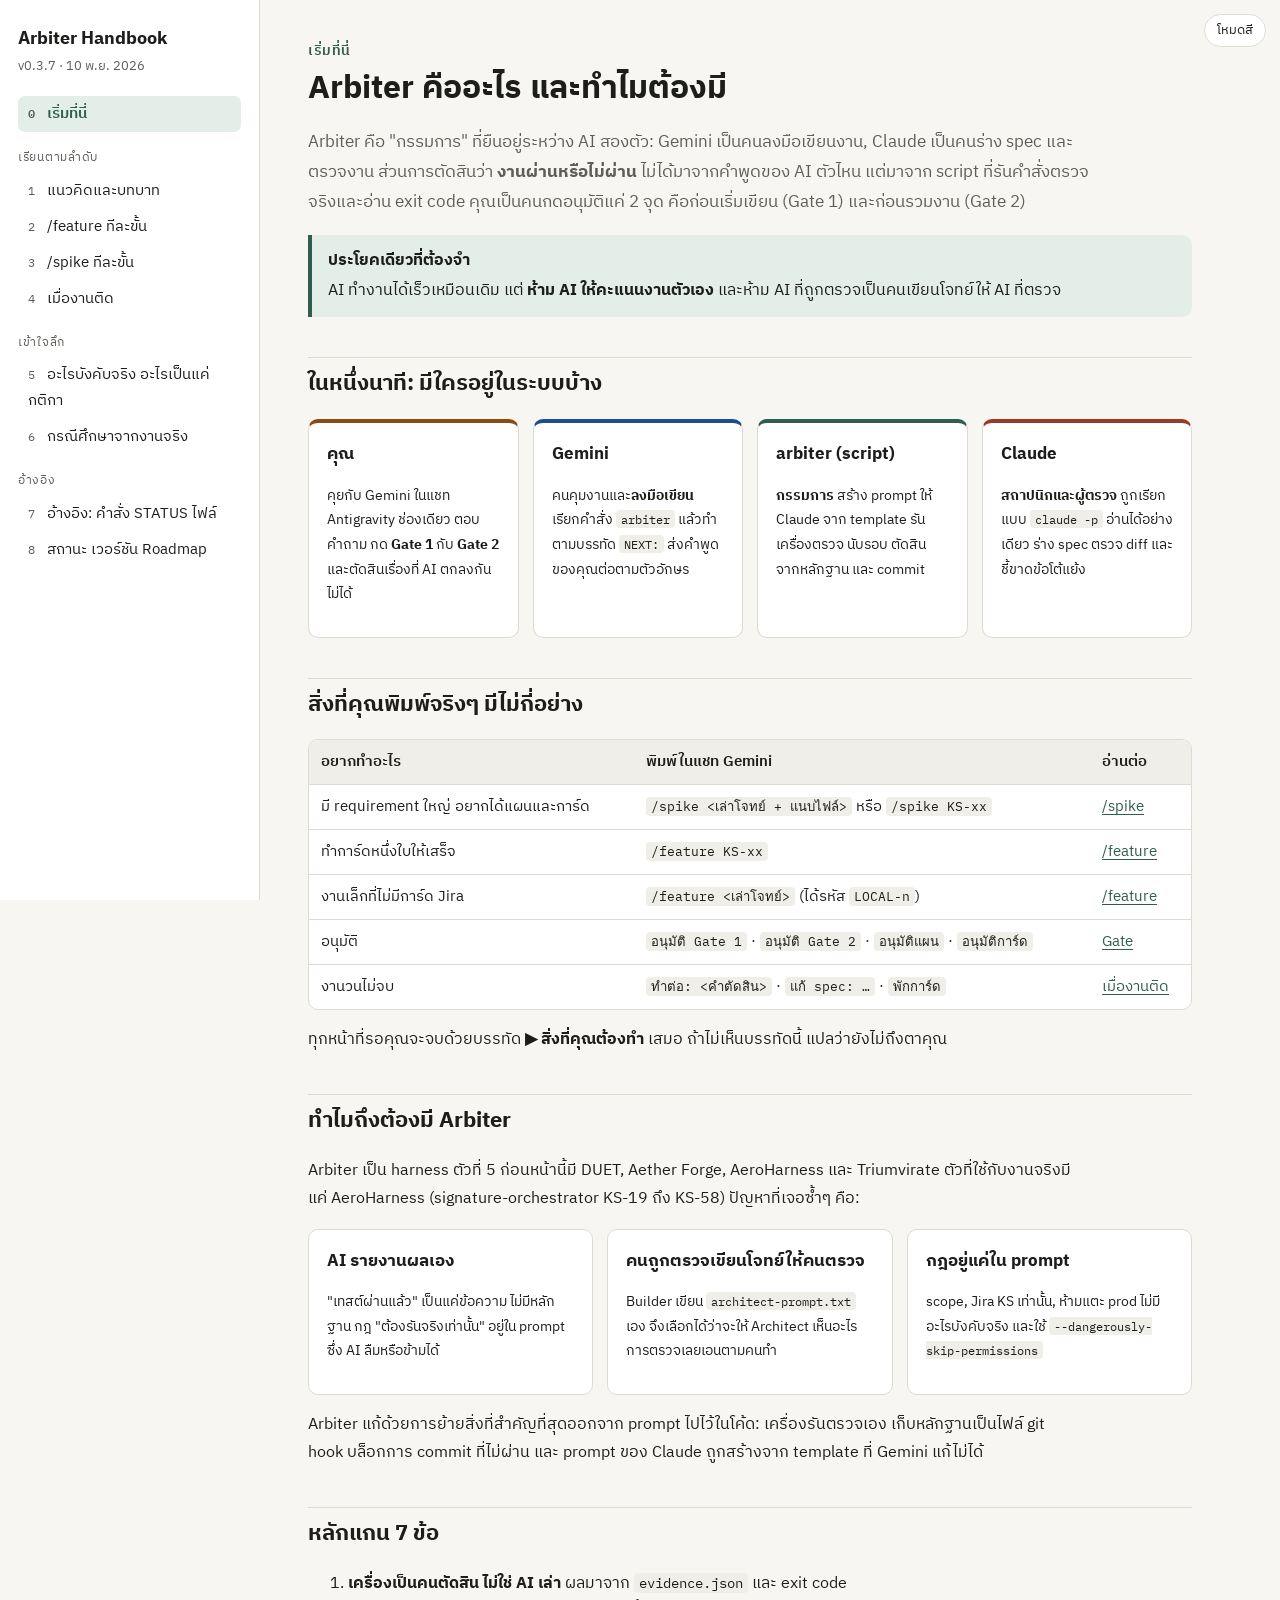
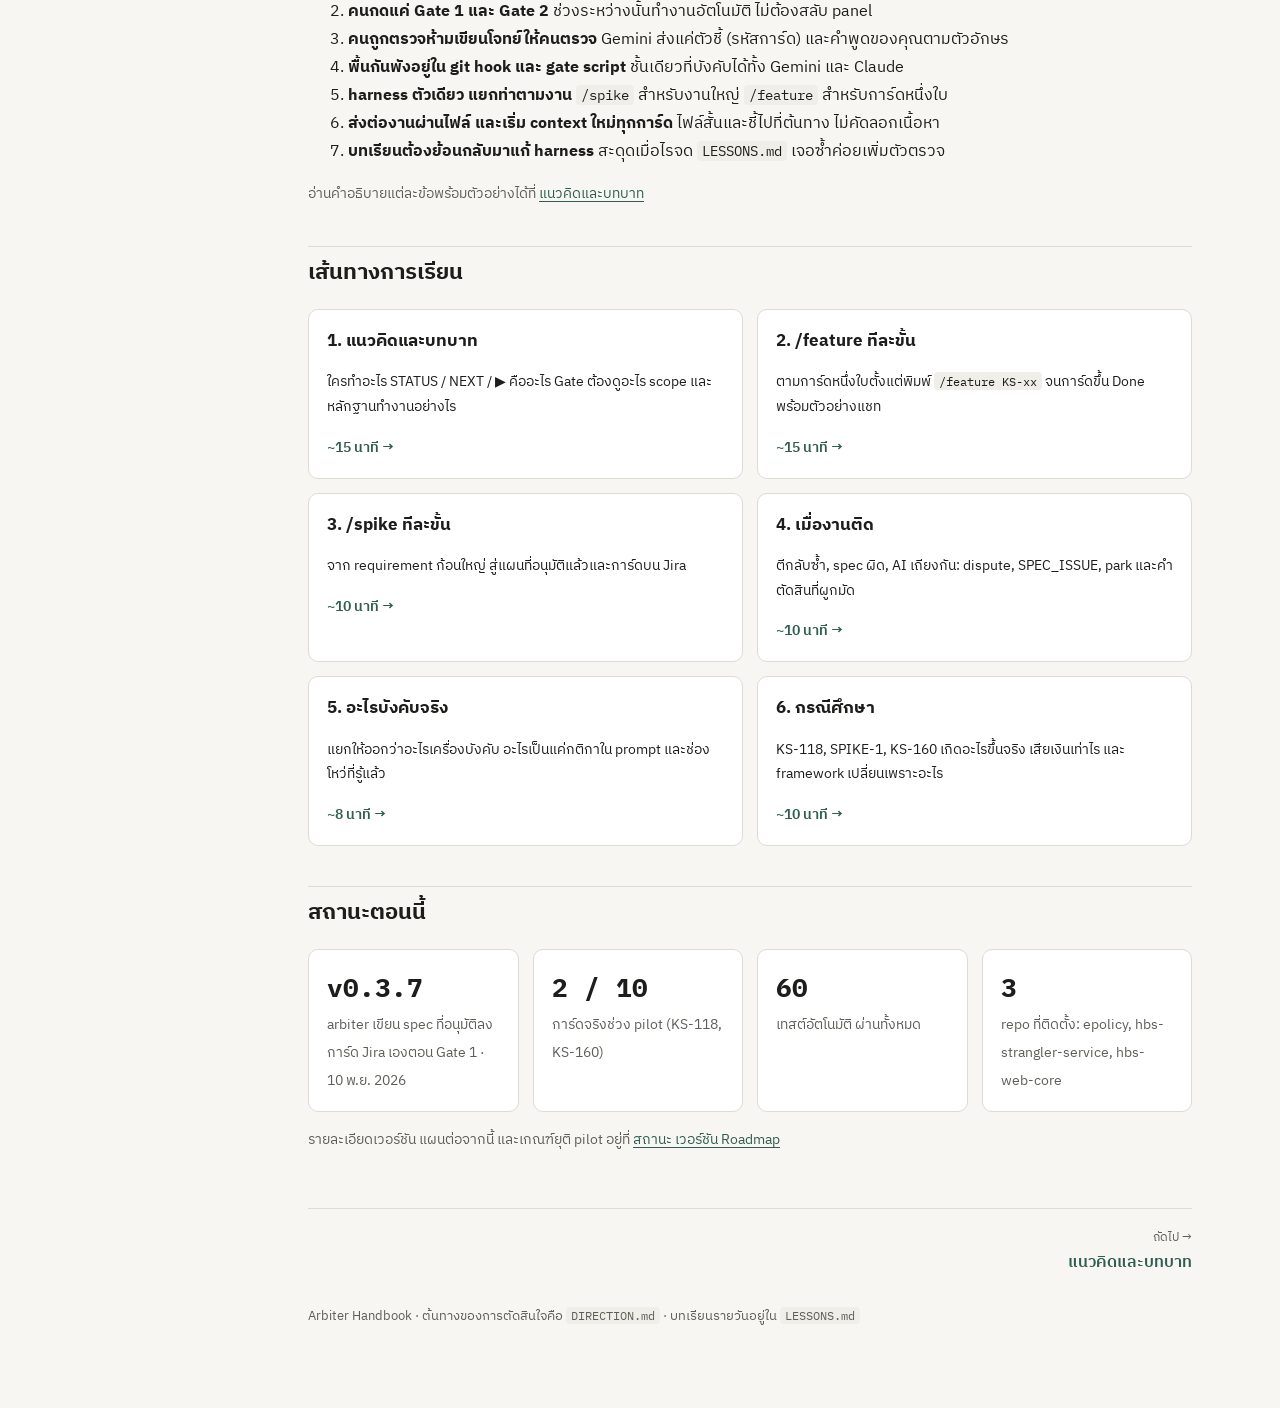
<file: docs/index.html>
<!doctype html>
<html lang="th">
<head>
<meta charset="utf-8">
<meta name="viewport" content="width=device-width, initial-scale=1">
<title>Arbiter Handbook</title>
<link rel="preconnect" href="https://fonts.googleapis.com">
<link rel="preconnect" href="https://fonts.gstatic.com" crossorigin>
<link href="https://fonts.googleapis.com/css2?family=IBM+Plex+Sans+Thai:wght@400;500;600;700&family=IBM+Plex+Mono:wght@400;500&display=swap" rel="stylesheet">
<link rel="stylesheet" href="assets/style.css">
</head>
<body>
<button class="theme-btn" id="themeBtn" type="button">โหมดสี</button>
<div class="wrap">
<nav class="toc" aria-label="สารบัญ">
  <div class="brand">Arbiter Handbook</div>
  <div class="ver">v0.3.7 · 10 พ.ย. 2026</div>
  <div class="links"><a href="index.html">เริ่มที่นี่</a><a href="concepts.html">แนวคิดและบทบาท</a><a href="feature.html">/feature</a><a href="spike.html">/spike</a><a href="stuck.html">เมื่องานติด</a><a href="safety.html">อะไรบังคับจริง</a><a href="cases.html">กรณีศึกษา</a><a href="reference.html">อ้างอิง</a><a href="roadmap.html">Roadmap</a></div>
</nav>
<main>

<div class="eyebrow">เริ่มที่นี่</div>
<h1>Arbiter คืออะไร และทำไมต้องมี</h1>
<p class="lede">Arbiter คือ "กรรมการ" ที่ยืนอยู่ระหว่าง AI สองตัว: Gemini เป็นคนลงมือเขียนงาน, Claude เป็นคนร่าง spec และตรวจงาน
ส่วนการตัดสินว่า <b>งานผ่านหรือไม่ผ่าน</b> ไม่ได้มาจากคำพูดของ AI ตัวไหน แต่มาจาก script ที่รันคำสั่งตรวจจริงและอ่าน exit code
คุณเป็นคนกดอนุมัติแค่ 2 จุด คือก่อนเริ่มเขียน (Gate 1) และก่อนรวมงาน (Gate 2)</p>

<div class="callout">
  <span class="t">ประโยคเดียวที่ต้องจำ</span>
  AI ทำงานได้เร็วเหมือนเดิม แต่ <b>ห้าม AI ให้คะแนนงานตัวเอง</b> และห้าม AI ที่ถูกตรวจเป็นคนเขียนโจทย์ให้ AI ที่ตรวจ
</div>

<h2>ในหนึ่งนาที: มีใครอยู่ในระบบบ้าง</h2>
<div class="grid g4">
  <div class="card human"><h3>คุณ</h3><p class="small">คุยกับ Gemini ในแชท Antigravity ช่องเดียว ตอบคำถาม กด <b>Gate 1</b> กับ <b>Gate 2</b> และตัดสินเรื่องที่ AI ตกลงกันไม่ได้</p></div>
  <div class="card gemini"><h3>Gemini</h3><p class="small">คนคุมงานและ<b>ลงมือเขียน</b> เรียกคำสั่ง <code>arbiter</code> แล้วทำตามบรรทัด <code>NEXT:</code> ส่งคำพูดของคุณต่อตามตัวอักษร</p></div>
  <div class="card machine"><h3>arbiter (script)</h3><p class="small"><b>กรรมการ</b> สร้าง prompt ให้ Claude จาก template รันเครื่องตรวจ นับรอบ ตัดสินจากหลักฐาน และ commit</p></div>
  <div class="card claude"><h3>Claude</h3><p class="small"><b>สถาปนิกและผู้ตรวจ</b> ถูกเรียกแบบ <code>claude -p</code> อ่านได้อย่างเดียว ร่าง spec ตรวจ diff และชี้ขาดข้อโต้แย้ง</p></div>
</div>

<h2>สิ่งที่คุณพิมพ์จริงๆ มีไม่กี่อย่าง</h2>
<div class="tbl"><table>
  <tr><th>อยากทำอะไร</th><th>พิมพ์ในแชท Gemini</th><th>อ่านต่อ</th></tr>
  <tr><td>มี requirement ใหญ่ อยากได้แผนและการ์ด</td><td><code>/spike &lt;เล่าโจทย์ + แนบไฟล์&gt;</code> หรือ <code>/spike KS-xx</code></td><td><a href="spike.html">/spike</a></td></tr>
  <tr><td>ทำการ์ดหนึ่งใบให้เสร็จ</td><td><code>/feature KS-xx</code></td><td><a href="feature.html">/feature</a></td></tr>
  <tr><td>งานเล็กที่ไม่มีการ์ด Jira</td><td><code>/feature &lt;เล่าโจทย์&gt;</code> (ได้รหัส <code>LOCAL-n</code>)</td><td><a href="feature.html#local">/feature</a></td></tr>
  <tr><td>อนุมัติ</td><td><code>อนุมัติ Gate 1</code> · <code>อนุมัติ Gate 2</code> · <code>อนุมัติแผน</code> · <code>อนุมัติการ์ด</code></td><td><a href="concepts.html#gates">Gate</a></td></tr>
  <tr><td>งานวนไม่จบ</td><td><code>ทำต่อ: &lt;คำตัดสิน&gt;</code> · <code>แก้ spec: …</code> · <code>พักการ์ด</code></td><td><a href="stuck.html">เมื่องานติด</a></td></tr>
</table></div>
<p>ทุกหน้าที่รอคุณจะจบด้วยบรรทัด <b>▶ สิ่งที่คุณต้องทำ</b> เสมอ ถ้าไม่เห็นบรรทัดนี้ แปลว่ายังไม่ถึงตาคุณ</p>

<h2>ทำไมถึงต้องมี Arbiter</h2>
<p>Arbiter เป็น harness ตัวที่ 5 ก่อนหน้านี้มี DUET, Aether Forge, AeroHarness และ Triumvirate ตัวที่ใช้กับงานจริงมีแค่ AeroHarness
(signature-orchestrator KS-19 ถึง KS-58) ปัญหาที่เจอซ้ำๆ คือ:</p>
<div class="grid g3">
  <div class="card"><h3>AI รายงานผลเอง</h3><p class="small">"เทสต์ผ่านแล้ว" เป็นแค่ข้อความ ไม่มีหลักฐาน กฎ "ต้องรันจริงเท่านั้น" อยู่ใน prompt ซึ่ง AI ลืมหรือข้ามได้</p></div>
  <div class="card"><h3>คนถูกตรวจเขียนโจทย์ให้คนตรวจ</h3><p class="small">Builder เขียน <code>architect-prompt.txt</code> เอง จึงเลือกได้ว่าจะให้ Architect เห็นอะไร การตรวจเลยเอนตามคนทำ</p></div>
  <div class="card"><h3>กฎอยู่แค่ใน prompt</h3><p class="small">scope, Jira KS เท่านั้น, ห้ามแตะ prod ไม่มีอะไรบังคับจริง และใช้ <code>--dangerously-skip-permissions</code></p></div>
</div>
<p>Arbiter แก้ด้วยการย้ายสิ่งที่สำคัญที่สุดออกจาก prompt ไปไว้ในโค้ด: เครื่องรันตรวจเอง เก็บหลักฐานเป็นไฟล์ git hook บล็อกการ commit ที่ไม่ผ่าน
และ prompt ของ Claude ถูกสร้างจาก template ที่ Gemini แก้ไม่ได้</p>

<h2>หลักแกน 7 ข้อ</h2>
<ol>
  <li><b>เครื่องเป็นคนตัดสิน ไม่ใช่ AI เล่า</b> ผลมาจาก <code>evidence.json</code> และ exit code</li>
  <li><b>คนกดแค่ Gate 1 และ Gate 2</b> ช่วงระหว่างนั้นทำงานอัตโนมัติ ไม่ต้องสลับ panel</li>
  <li><b>คนถูกตรวจห้ามเขียนโจทย์ให้คนตรวจ</b> Gemini ส่งแค่ตัวชี้ (รหัสการ์ด) และคำพูดของคุณตามตัวอักษร</li>
  <li><b>พื้นกันพังอยู่ใน git hook และ gate script</b> ชั้นเดียวที่บังคับได้ทั้ง Gemini และ Claude</li>
  <li><b>harness ตัวเดียว แยกท่าตามงาน</b> <code>/spike</code> สำหรับงานใหญ่ <code>/feature</code> สำหรับการ์ดหนึ่งใบ</li>
  <li><b>ส่งต่องานผ่านไฟล์ และเริ่ม context ใหม่ทุกการ์ด</b> ไฟล์สั้นและชี้ไปที่ต้นทาง ไม่คัดลอกเนื้อหา</li>
  <li><b>บทเรียนต้องย้อนกลับมาแก้ harness</b> สะดุดเมื่อไรจด <code>LESSONS.md</code> เจอซ้ำค่อยเพิ่มตัวตรวจ</li>
</ol>
<p class="muted small">อ่านคำอธิบายแต่ละข้อพร้อมตัวอย่างได้ที่ <a href="concepts.html">แนวคิดและบทบาท</a></p>

<h2>เส้นทางการเรียน</h2>
<div class="grid g2">
  <a class="card link" href="concepts.html"><h3>1. แนวคิดและบทบาท</h3><p class="small">ใครทำอะไร STATUS / NEXT / ▶ คืออะไร Gate ต้องดูอะไร scope และหลักฐานทำงานอย่างไร</p><span class="go">~15 นาที →</span></a>
  <a class="card link" href="feature.html"><h3>2. /feature ทีละขั้น</h3><p class="small">ตามการ์ดหนึ่งใบตั้งแต่พิมพ์ <code>/feature KS-xx</code> จนการ์ดขึ้น Done พร้อมตัวอย่างแชท</p><span class="go">~15 นาที →</span></a>
  <a class="card link" href="spike.html"><h3>3. /spike ทีละขั้น</h3><p class="small">จาก requirement ก้อนใหญ่ สู่แผนที่อนุมัติแล้วและการ์ดบน Jira</p><span class="go">~10 นาที →</span></a>
  <a class="card link" href="stuck.html"><h3>4. เมื่องานติด</h3><p class="small">ตีกลับซ้ำ, spec ผิด, AI เถียงกัน: dispute, SPEC_ISSUE, park และคำตัดสินที่ผูกมัด</p><span class="go">~10 นาที →</span></a>
  <a class="card link" href="safety.html"><h3>5. อะไรบังคับจริง</h3><p class="small">แยกให้ออกว่าอะไรเครื่องบังคับ อะไรเป็นแค่กติกาใน prompt และช่องโหว่ที่รู้แล้ว</p><span class="go">~8 นาที →</span></a>
  <a class="card link" href="cases.html"><h3>6. กรณีศึกษา</h3><p class="small">KS-118, SPIKE-1, KS-160 เกิดอะไรขึ้นจริง เสียเงินเท่าไร และ framework เปลี่ยนเพราะอะไร</p><span class="go">~10 นาที →</span></a>
</div>

<h2>สถานะตอนนี้</h2>
<div class="grid g4">
  <div class="card stat"><b>v0.3.7</b><span>arbiter เขียน spec ที่อนุมัติลงการ์ด Jira เองตอน Gate 1 · 10 พ.ย. 2026</span></div>
  <div class="card stat"><b>2 / 10</b><span>การ์ดจริงช่วง pilot (KS-118, KS-160)</span></div>
  <div class="card stat"><b>60</b><span>เทสต์อัตโนมัติ ผ่านทั้งหมด</span></div>
  <div class="card stat"><b>3</b><span>repo ที่ติดตั้ง: epolicy, hbs-strangler-service, hbs-web-core</span></div>
</div>
<p class="small muted">รายละเอียดเวอร์ชัน แผนต่อจากนี้ และเกณฑ์ยุติ pilot อยู่ที่ <a href="roadmap.html">สถานะ เวอร์ชัน Roadmap</a></p>

<div class="pager"></div>
<footer class="foot">Arbiter Handbook · ต้นทางของการตัดสินใจคือ <code>DIRECTION.md</code> · บทเรียนรายวันอยู่ใน <code>LESSONS.md</code></footer>
</main>
</div>
<script src="assets/site.js"></script>
</body>
</html>
</file>
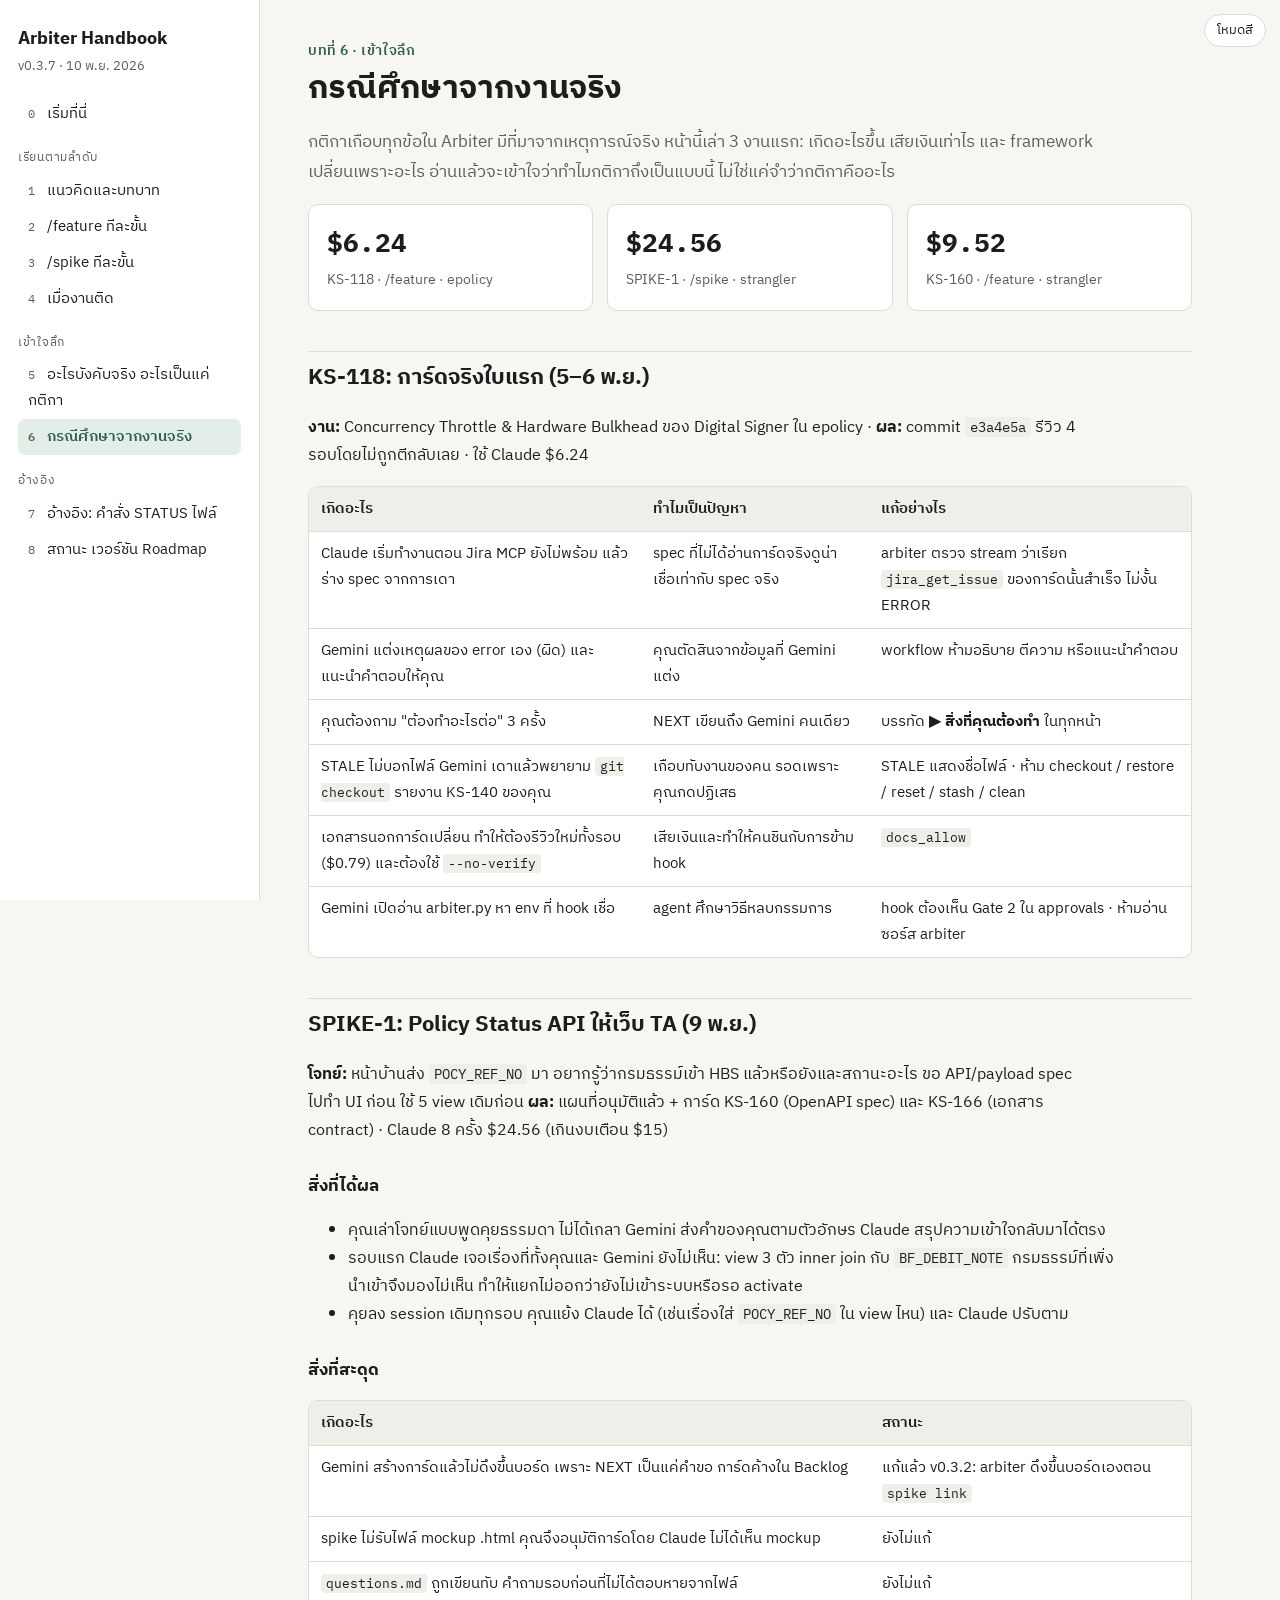
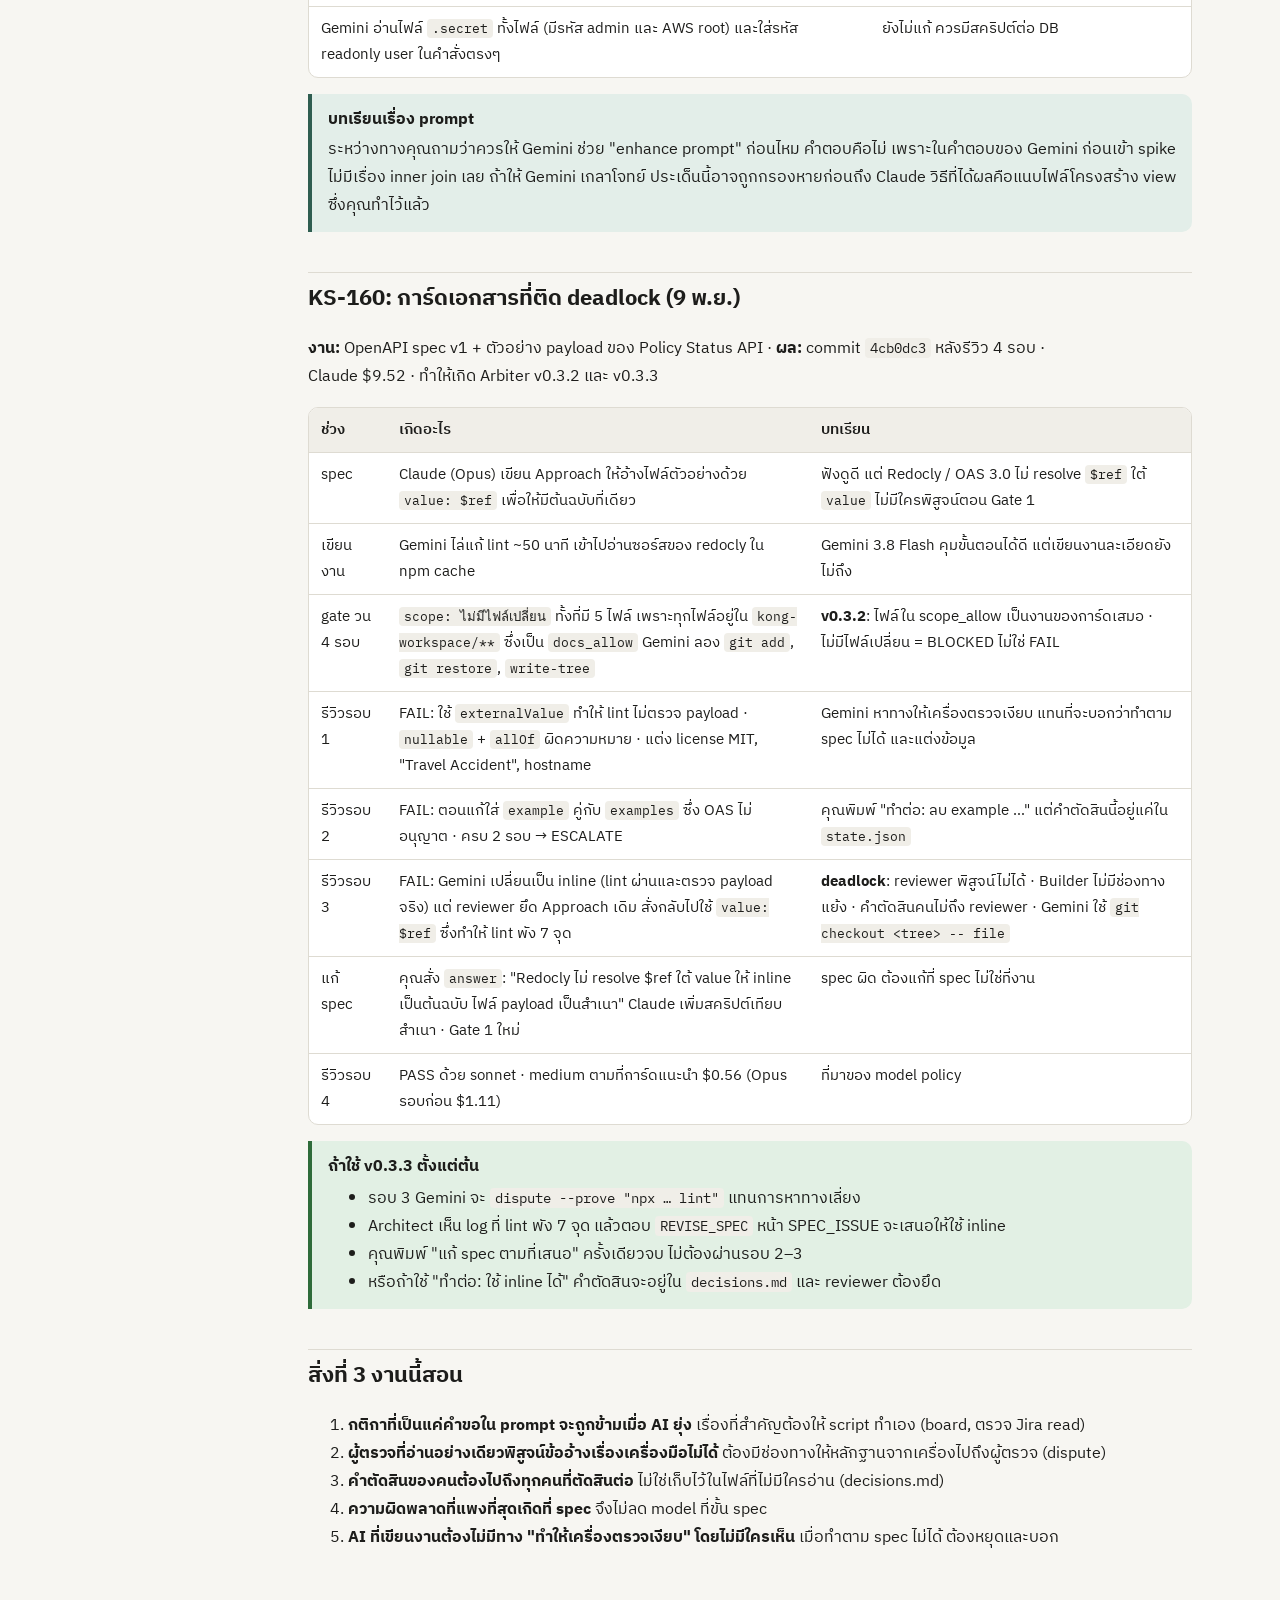
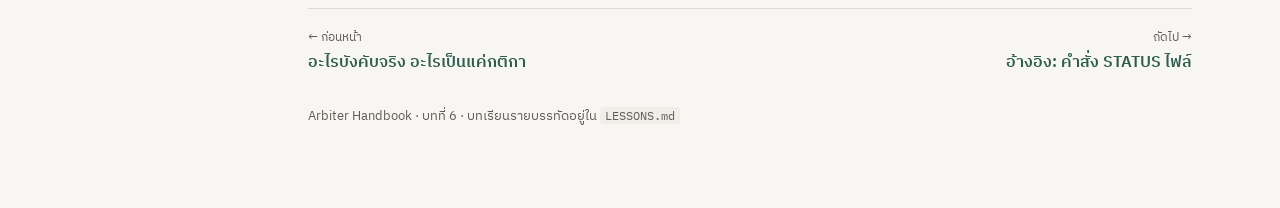
<file: docs/cases.html>
<!doctype html>
<html lang="th">
<head>
<meta charset="utf-8">
<meta name="viewport" content="width=device-width, initial-scale=1">
<title>กรณีศึกษา · Arbiter</title>
<link rel="preconnect" href="https://fonts.googleapis.com">
<link rel="preconnect" href="https://fonts.gstatic.com" crossorigin>
<link href="https://fonts.googleapis.com/css2?family=IBM+Plex+Sans+Thai:wght@400;500;600;700&family=IBM+Plex+Mono:wght@400;500&display=swap" rel="stylesheet">
<link rel="stylesheet" href="assets/style.css">
</head>
<body>
<button class="theme-btn" id="themeBtn" type="button">โหมดสี</button>
<div class="wrap">
<nav class="toc" aria-label="สารบัญ">
  <div class="brand">Arbiter Handbook</div>
  <div class="ver">v0.3.7 · 10 พ.ย. 2026</div>
  <div class="links"><a href="index.html">เริ่มที่นี่</a><a href="concepts.html">แนวคิดและบทบาท</a><a href="feature.html">/feature</a><a href="spike.html">/spike</a><a href="stuck.html">เมื่องานติด</a><a href="safety.html">อะไรบังคับจริง</a><a href="cases.html">กรณีศึกษา</a><a href="reference.html">อ้างอิง</a><a href="roadmap.html">Roadmap</a></div>
</nav>
<main>

<div class="eyebrow">บทที่ 6 · เข้าใจลึก</div>
<h1>กรณีศึกษาจากงานจริง</h1>
<p class="lede">กติกาเกือบทุกข้อใน Arbiter มีที่มาจากเหตุการณ์จริง หน้านี้เล่า 3 งานแรก: เกิดอะไรขึ้น เสียเงินเท่าไร และ framework เปลี่ยนเพราะอะไร
อ่านแล้วจะเข้าใจว่าทำไมกติกาถึงเป็นแบบนี้ ไม่ใช่แค่จำว่ากติกาคืออะไร</p>

<div class="grid g3">
  <div class="card stat"><b>$6.24</b><span>KS-118 · /feature · epolicy</span></div>
  <div class="card stat"><b>$24.56</b><span>SPIKE-1 · /spike · strangler</span></div>
  <div class="card stat"><b>$9.52</b><span>KS-160 · /feature · strangler</span></div>
</div>

<h2 id="ks118">KS-118: การ์ดจริงใบแรก (5–6 พ.ย.)</h2>
<p><b>งาน:</b> Concurrency Throttle &amp; Hardware Bulkhead ของ Digital Signer ใน epolicy · <b>ผล:</b> commit <code>e3a4e5a</code> รีวิว 4 รอบโดยไม่ถูกตีกลับเลย · ใช้ Claude $6.24</p>
<div class="tbl"><table>
  <tr><th>เกิดอะไร</th><th>ทำไมเป็นปัญหา</th><th>แก้อย่างไร</th></tr>
  <tr><td>Claude เริ่มทำงานตอน Jira MCP ยังไม่พร้อม แล้วร่าง spec จากการเดา</td><td>spec ที่ไม่ได้อ่านการ์ดจริงดูน่าเชื่อเท่ากับ spec จริง</td><td>arbiter ตรวจ stream ว่าเรียก <code>jira_get_issue</code> ของการ์ดนั้นสำเร็จ ไม่งั้น ERROR</td></tr>
  <tr><td>Gemini แต่งเหตุผลของ error เอง (ผิด) และแนะนำคำตอบให้คุณ</td><td>คุณตัดสินจากข้อมูลที่ Gemini แต่ง</td><td>workflow ห้ามอธิบาย ตีความ หรือแนะนำคำตอบ</td></tr>
  <tr><td>คุณต้องถาม "ต้องทำอะไรต่อ" 3 ครั้ง</td><td>NEXT เขียนถึง Gemini คนเดียว</td><td>บรรทัด <b>▶ สิ่งที่คุณต้องทำ</b> ในทุกหน้า</td></tr>
  <tr><td>STALE ไม่บอกไฟล์ Gemini เดาแล้วพยายาม <code>git checkout</code> รายงาน KS-140 ของคุณ</td><td>เกือบทับงานของคน รอดเพราะคุณกดปฏิเสธ</td><td>STALE แสดงชื่อไฟล์ · ห้าม checkout / restore / reset / stash / clean</td></tr>
  <tr><td>เอกสารนอกการ์ดเปลี่ยน ทำให้ต้องรีวิวใหม่ทั้งรอบ ($0.79) และต้องใช้ <code>--no-verify</code></td><td>เสียเงินและทำให้คนชินกับการข้าม hook</td><td><code>docs_allow</code></td></tr>
  <tr><td>Gemini เปิดอ่าน arbiter.py หา env ที่ hook เชื่อ</td><td>agent ศึกษาวิธีหลบกรรมการ</td><td>hook ต้องเห็น Gate 2 ใน approvals · ห้ามอ่านซอร์ส arbiter</td></tr>
</table></div>

<h2 id="spike1">SPIKE-1: Policy Status API ให้เว็บ TA (9 พ.ย.)</h2>
<p><b>โจทย์:</b> หน้าบ้านส่ง <code>POCY_REF_NO</code> มา อยากรู้ว่ากรมธรรม์เข้า HBS แล้วหรือยังและสถานะอะไร ขอ API/payload spec ไปทำ UI ก่อน ใช้ 5 view เดิมก่อน
<b>ผล:</b> แผนที่อนุมัติแล้ว + การ์ด KS-160 (OpenAPI spec) และ KS-166 (เอกสาร contract) · Claude 8 ครั้ง $24.56 (เกินงบเตือน $15)</p>
<h3>สิ่งที่ได้ผล</h3>
<ul>
  <li>คุณเล่าโจทย์แบบพูดคุยธรรมดา ไม่ได้เกลา Gemini ส่งคำของคุณตามตัวอักษร Claude สรุปความเข้าใจกลับมาได้ตรง</li>
  <li>รอบแรก Claude เจอเรื่องที่ทั้งคุณและ Gemini ยังไม่เห็น: view 3 ตัว inner join กับ <code>BF_DEBIT_NOTE</code> กรมธรรม์ที่เพิ่งนำเข้าจึงมองไม่เห็น ทำให้แยกไม่ออกว่ายังไม่เข้าระบบหรือรอ activate</li>
  <li>คุยลง session เดิมทุกรอบ คุณแย้ง Claude ได้ (เช่นเรื่องใส่ <code>POCY_REF_NO</code> ใน view ไหน) และ Claude ปรับตาม</li>
</ul>
<h3>สิ่งที่สะดุด</h3>
<div class="tbl"><table>
  <tr><th>เกิดอะไร</th><th>สถานะ</th></tr>
  <tr><td>Gemini สร้างการ์ดแล้วไม่ดึงขึ้นบอร์ด เพราะ NEXT เป็นแค่คำขอ การ์ดค้างใน Backlog</td><td>แก้แล้ว v0.3.2: arbiter ดึงขึ้นบอร์ดเองตอน <code>spike link</code></td></tr>
  <tr><td>spike ไม่รับไฟล์ mockup .html คุณจึงอนุมัติการ์ดโดย Claude ไม่ได้เห็น mockup</td><td>ยังไม่แก้</td></tr>
  <tr><td><code>questions.md</code> ถูกเขียนทับ คำถามรอบก่อนที่ไม่ได้ตอบหายจากไฟล์</td><td>ยังไม่แก้</td></tr>
  <tr><td>Gemini อ่านไฟล์ <code>.secret</code> ทั้งไฟล์ (มีรหัส admin และ AWS root) และใส่รหัส readonly user ในคำสั่งตรงๆ</td><td>ยังไม่แก้ ควรมีสคริปต์ต่อ DB</td></tr>
</table></div>
<div class="callout"><span class="t">บทเรียนเรื่อง prompt</span>
ระหว่างทางคุณถามว่าควรให้ Gemini ช่วย "enhance prompt" ก่อนไหม คำตอบคือไม่ เพราะในคำตอบของ Gemini ก่อนเข้า spike ไม่มีเรื่อง inner join เลย
ถ้าให้ Gemini เกลาโจทย์ ประเด็นนี้อาจถูกกรองหายก่อนถึง Claude วิธีที่ได้ผลคือแนบไฟล์โครงสร้าง view ซึ่งคุณทำไว้แล้ว</div>

<h2 id="ks160">KS-160: การ์ดเอกสารที่ติด deadlock (9 พ.ย.)</h2>
<p><b>งาน:</b> OpenAPI spec v1 + ตัวอย่าง payload ของ Policy Status API · <b>ผล:</b> commit <code>4cb0dc3</code> หลังรีวิว 4 รอบ · Claude $9.52
· ทำให้เกิด Arbiter v0.3.2 และ v0.3.3</p>
<div class="tbl"><table>
  <tr><th>ช่วง</th><th>เกิดอะไร</th><th>บทเรียน</th></tr>
  <tr><td>spec</td><td>Claude (Opus) เขียน Approach ให้อ้างไฟล์ตัวอย่างด้วย <code>value: $ref</code> เพื่อให้มีต้นฉบับที่เดียว</td><td>ฟังดูดี แต่ Redocly / OAS 3.0 ไม่ resolve <code>$ref</code> ใต้ <code>value</code> ไม่มีใครพิสูจน์ตอน Gate 1</td></tr>
  <tr><td>เขียนงาน</td><td>Gemini ไล่แก้ lint ~50 นาที เข้าไปอ่านซอร์สของ redocly ใน npm cache</td><td>Gemini 3.8 Flash คุมขั้นตอนได้ดี แต่เขียนงานละเอียดยังไม่ถึง</td></tr>
  <tr><td>gate วน 4 รอบ</td><td><code>scope: ไม่มีไฟล์เปลี่ยน</code> ทั้งที่มี 5 ไฟล์ เพราะทุกไฟล์อยู่ใน <code>kong-workspace/**</code> ซึ่งเป็น <code>docs_allow</code> Gemini ลอง <code>git add</code>, <code>git restore</code>, <code>write-tree</code></td><td><b>v0.3.2</b>: ไฟล์ใน scope_allow เป็นงานของการ์ดเสมอ · ไม่มีไฟล์เปลี่ยน = BLOCKED ไม่ใช่ FAIL</td></tr>
  <tr><td>รีวิวรอบ 1</td><td>FAIL: ใช้ <code>externalValue</code> ทำให้ lint ไม่ตรวจ payload · <code>nullable</code> + <code>allOf</code> ผิดความหมาย · แต่ง license MIT, "Travel Accident", hostname</td><td>Gemini หาทางให้เครื่องตรวจเงียบ แทนที่จะบอกว่าทำตาม spec ไม่ได้ และแต่งข้อมูล</td></tr>
  <tr><td>รีวิวรอบ 2</td><td>FAIL: ตอนแก้ใส่ <code>example</code> คู่กับ <code>examples</code> ซึ่ง OAS ไม่อนุญาต · ครบ 2 รอบ → ESCALATE</td><td>คุณพิมพ์ "ทำต่อ: ลบ example …" แต่คำตัดสินนี้อยู่แค่ใน <code>state.json</code></td></tr>
  <tr><td>รีวิวรอบ 3</td><td>FAIL: Gemini เปลี่ยนเป็น inline (lint ผ่านและตรวจ payload จริง) แต่ reviewer ยึด Approach เดิม สั่งกลับไปใช้ <code>value: $ref</code> ซึ่งทำให้ lint พัง 7 จุด</td><td><b>deadlock</b>: reviewer พิสูจน์ไม่ได้ · Builder ไม่มีช่องทางแย้ง · คำตัดสินคนไม่ถึง reviewer · Gemini ใช้ <code>git checkout &lt;tree&gt; -- file</code></td></tr>
  <tr><td>แก้ spec</td><td>คุณสั่ง <code>answer</code>: "Redocly ไม่ resolve $ref ใต้ value ให้ inline เป็นต้นฉบับ ไฟล์ payload เป็นสำเนา" Claude เพิ่มสคริปต์เทียบสำเนา · Gate 1 ใหม่</td><td>spec ผิด ต้องแก้ที่ spec ไม่ใช่ที่งาน</td></tr>
  <tr><td>รีวิวรอบ 4</td><td>PASS ด้วย sonnet · medium ตามที่การ์ดแนะนำ $0.56 (Opus รอบก่อน $1.11)</td><td>ที่มาของ model policy</td></tr>
</table></div>
<div class="callout ok"><span class="t">ถ้าใช้ v0.3.3 ตั้งแต่ต้น</span>
<ul style="margin:4px 0 0">
  <li>รอบ 3 Gemini จะ <code>dispute --prove "npx … lint"</code> แทนการหาทางเลี่ยง</li>
  <li>Architect เห็น log ที่ lint พัง 7 จุด แล้วตอบ <code>REVISE_SPEC</code> หน้า SPEC_ISSUE จะเสนอให้ใช้ inline</li>
  <li>คุณพิมพ์ "แก้ spec ตามที่เสนอ" ครั้งเดียวจบ ไม่ต้องผ่านรอบ 2–3</li>
  <li>หรือถ้าใช้ "ทำต่อ: ใช้ inline ได้" คำตัดสินจะอยู่ใน <code>decisions.md</code> และ reviewer ต้องยึด</li>
</ul></div>

<h2>สิ่งที่ 3 งานนี้สอน</h2>
<ol>
  <li><b>กติกาที่เป็นแค่คำขอใน prompt จะถูกข้ามเมื่อ AI ยุ่ง</b> เรื่องที่สำคัญต้องให้ script ทำเอง (board, ตรวจ Jira read)</li>
  <li><b>ผู้ตรวจที่อ่านอย่างเดียวพิสูจน์ข้ออ้างเรื่องเครื่องมือไม่ได้</b> ต้องมีช่องทางให้หลักฐานจากเครื่องไปถึงผู้ตรวจ (dispute)</li>
  <li><b>คำตัดสินของคนต้องไปถึงทุกคนที่ตัดสินต่อ</b> ไม่ใช่เก็บไว้ในไฟล์ที่ไม่มีใครอ่าน (decisions.md)</li>
  <li><b>ความผิดพลาดที่แพงที่สุดเกิดที่ spec</b> จึงไม่ลด model ที่ขั้น spec</li>
  <li><b>AI ที่เขียนงานต้องไม่มีทาง "ทำให้เครื่องตรวจเงียบ" โดยไม่มีใครเห็น</b> เมื่อทำตาม spec ไม่ได้ ต้องหยุดและบอก</li>
</ol>

<div class="pager"></div>
<footer class="foot">Arbiter Handbook · บทที่ 6 · บทเรียนรายบรรทัดอยู่ใน <code>LESSONS.md</code></footer>
</main>
</div>
<script src="assets/site.js"></script>
</body>
</html>
</file>
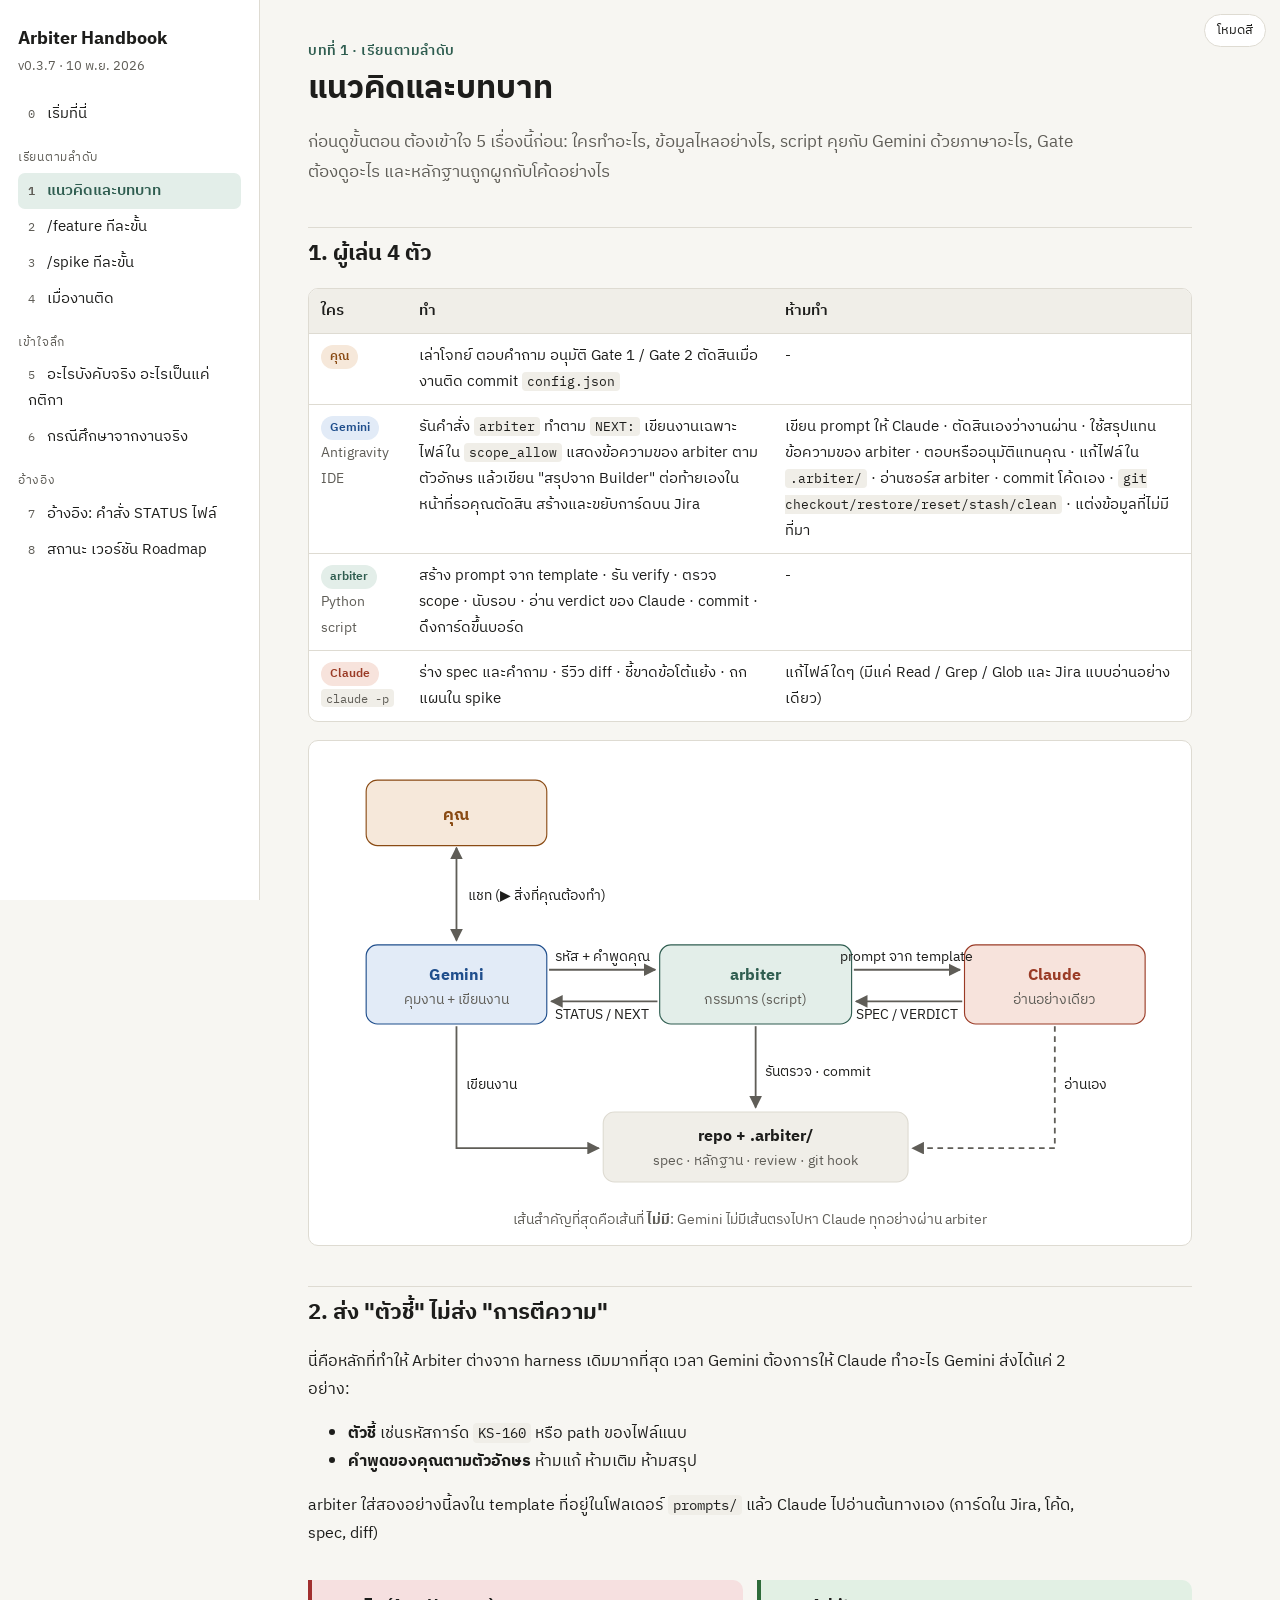
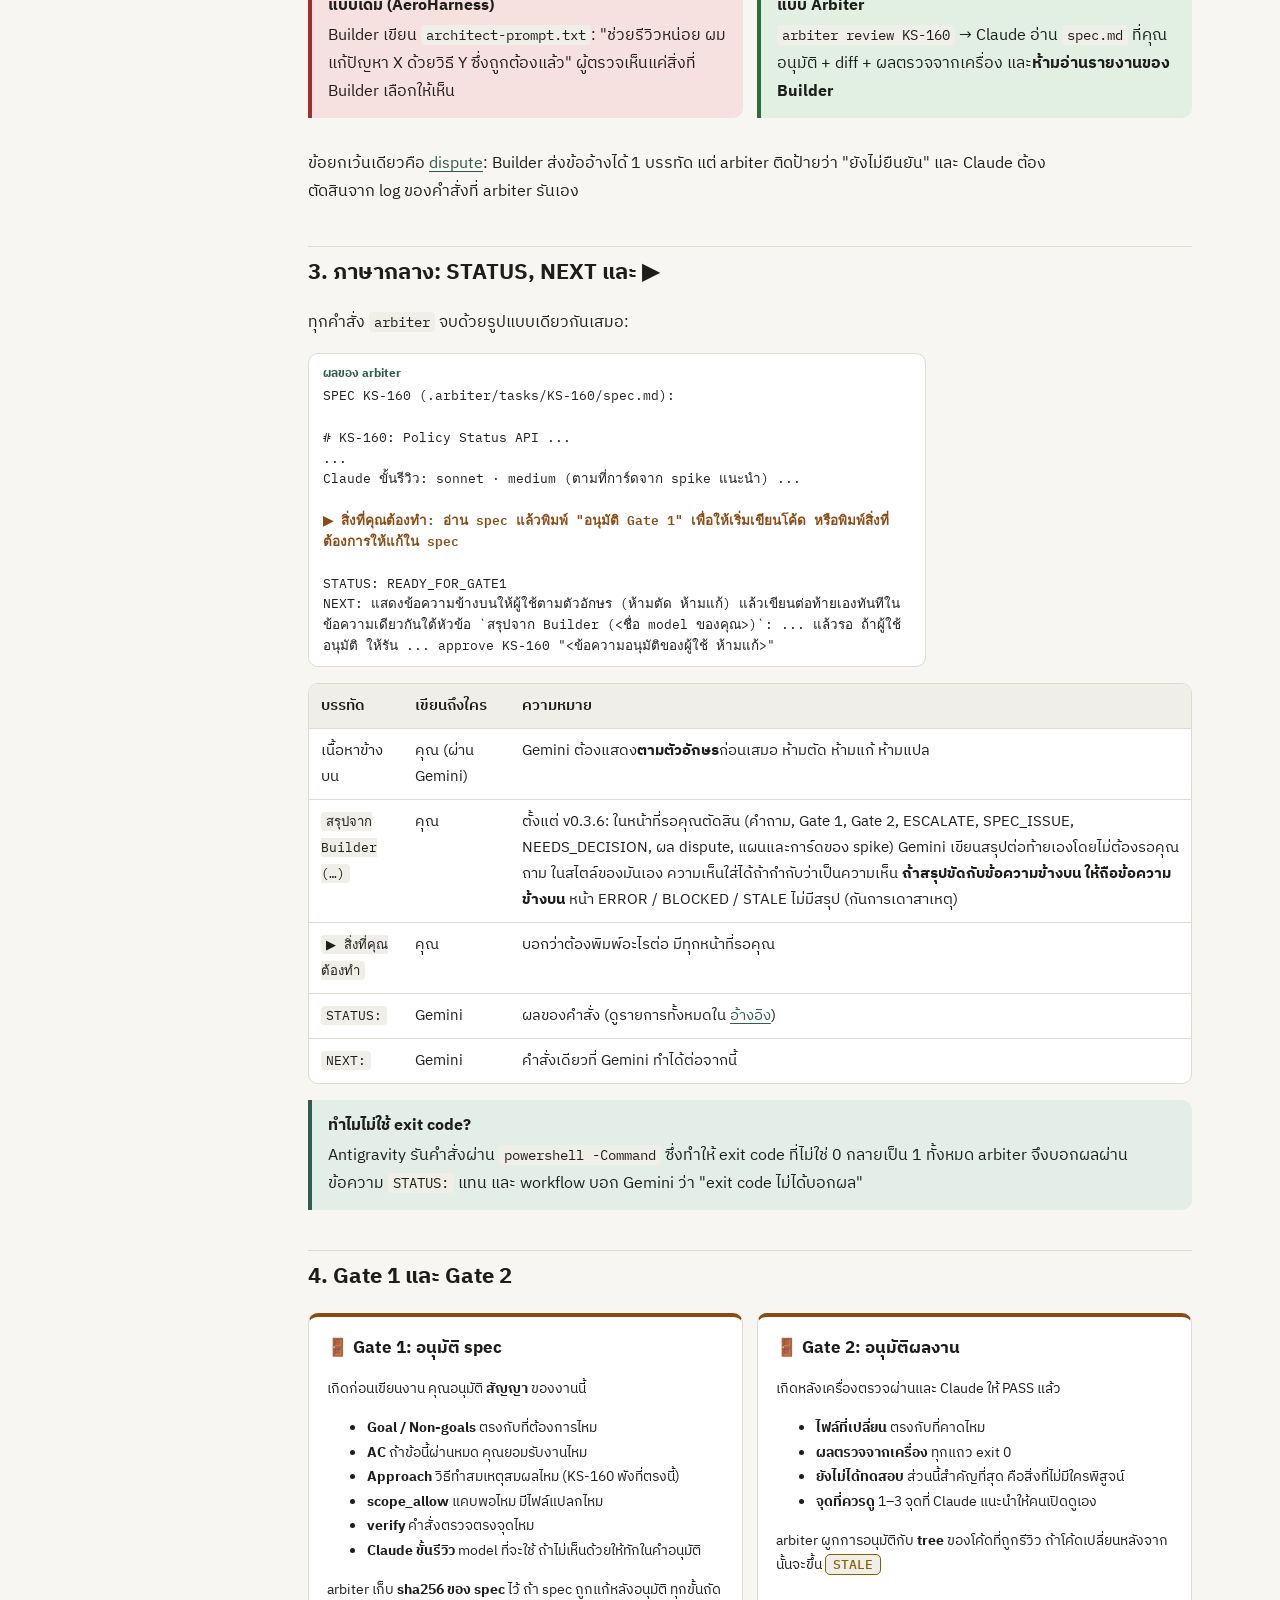
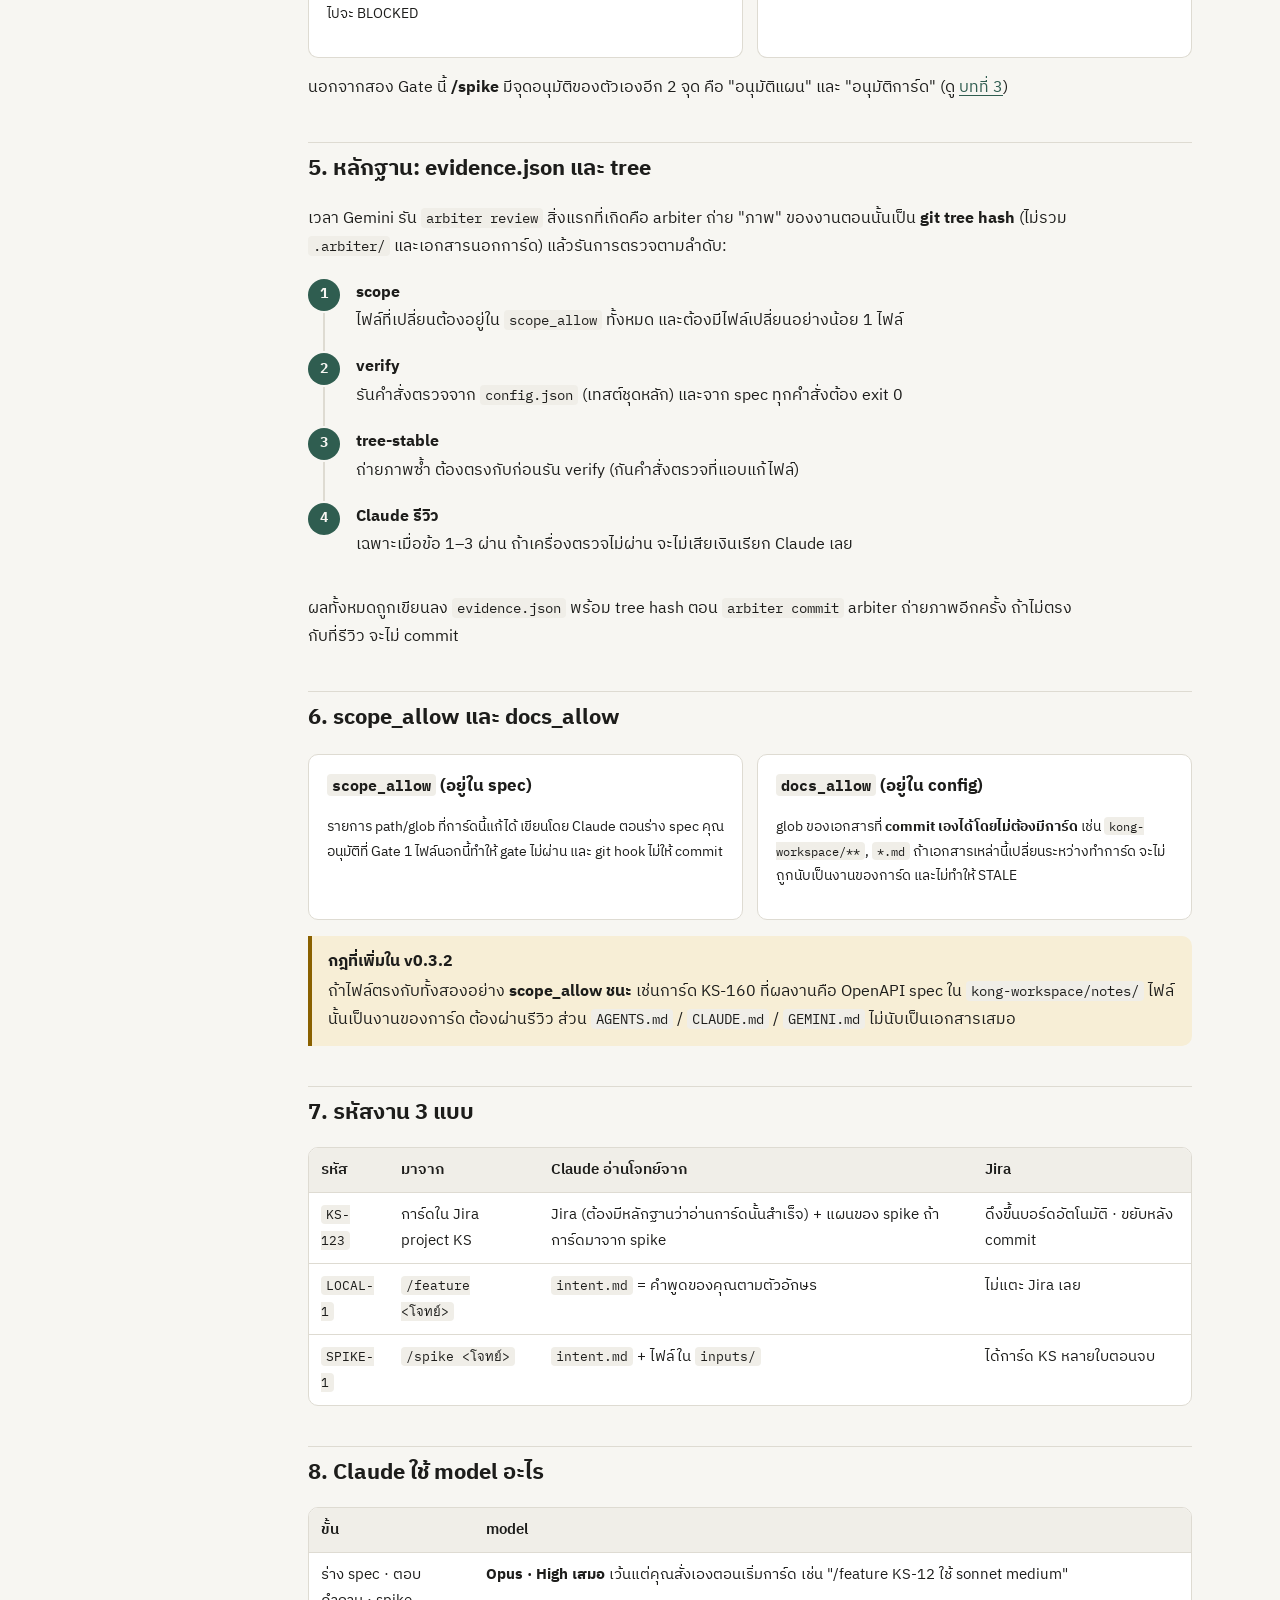
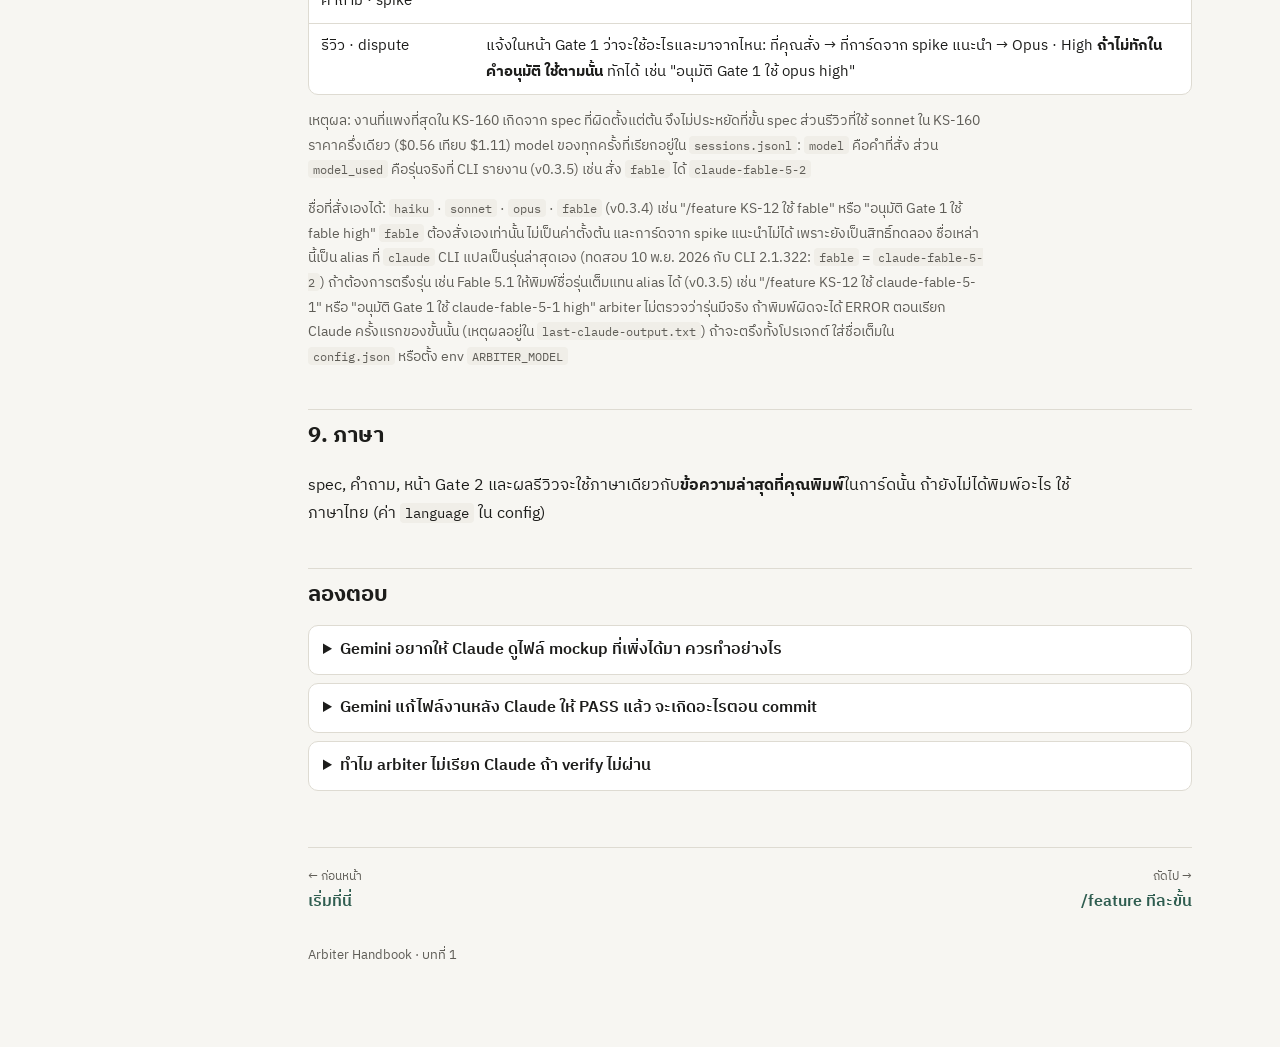
<file: docs/concepts.html>
<!doctype html>
<html lang="th">
<head>
<meta charset="utf-8">
<meta name="viewport" content="width=device-width, initial-scale=1">
<title>แนวคิดและบทบาท · Arbiter</title>
<link rel="preconnect" href="https://fonts.googleapis.com">
<link rel="preconnect" href="https://fonts.gstatic.com" crossorigin>
<link href="https://fonts.googleapis.com/css2?family=IBM+Plex+Sans+Thai:wght@400;500;600;700&family=IBM+Plex+Mono:wght@400;500&display=swap" rel="stylesheet">
<link rel="stylesheet" href="assets/style.css">
</head>
<body>
<button class="theme-btn" id="themeBtn" type="button">โหมดสี</button>
<div class="wrap">
<nav class="toc" aria-label="สารบัญ">
  <div class="brand">Arbiter Handbook</div>
  <div class="ver">v0.3.7 · 10 พ.ย. 2026</div>
  <div class="links"><a href="index.html">เริ่มที่นี่</a><a href="concepts.html">แนวคิดและบทบาท</a><a href="feature.html">/feature</a><a href="spike.html">/spike</a><a href="stuck.html">เมื่องานติด</a><a href="safety.html">อะไรบังคับจริง</a><a href="cases.html">กรณีศึกษา</a><a href="reference.html">อ้างอิง</a><a href="roadmap.html">Roadmap</a></div>
</nav>
<main>

<div class="eyebrow">บทที่ 1 · เรียนตามลำดับ</div>
<h1>แนวคิดและบทบาท</h1>
<p class="lede">ก่อนดูขั้นตอน ต้องเข้าใจ 5 เรื่องนี้ก่อน: ใครทำอะไร, ข้อมูลไหลอย่างไร, script คุยกับ Gemini ด้วยภาษาอะไร,
Gate ต้องดูอะไร และหลักฐานถูกผูกกับโค้ดอย่างไร</p>

<h2 id="roles">1. ผู้เล่น 4 ตัว</h2>
<div class="tbl"><table>
  <tr><th>ใคร</th><th>ทำ</th><th>ห้ามทำ</th></tr>
  <tr><td><span class="r r-human">คุณ</span></td><td>เล่าโจทย์ ตอบคำถาม อนุมัติ Gate 1 / Gate 2 ตัดสินเมื่องานติด commit <code>config.json</code></td><td>-</td></tr>
  <tr><td><span class="r r-gemini">Gemini</span><br><span class="small muted">Antigravity IDE</span></td><td>รันคำสั่ง <code>arbiter</code> ทำตาม <code>NEXT:</code> เขียนงานเฉพาะไฟล์ใน <code>scope_allow</code> แสดงข้อความของ arbiter ตามตัวอักษร แล้วเขียน "สรุปจาก Builder" ต่อท้ายเองในหน้าที่รอคุณตัดสิน สร้างและขยับการ์ดบน Jira</td><td>เขียน prompt ให้ Claude · ตัดสินเองว่างานผ่าน · ใช้สรุปแทนข้อความของ arbiter · ตอบหรืออนุมัติแทนคุณ · แก้ไฟล์ใน <code>.arbiter/</code> · อ่านซอร์ส arbiter · commit โค้ดเอง · <code>git checkout/restore/reset/stash/clean</code> · แต่งข้อมูลที่ไม่มีที่มา</td></tr>
  <tr><td><span class="r r-machine">arbiter</span><br><span class="small muted">Python script</span></td><td>สร้าง prompt จาก template · รัน verify · ตรวจ scope · นับรอบ · อ่าน verdict ของ Claude · commit · ดึงการ์ดขึ้นบอร์ด</td><td>-</td></tr>
  <tr><td><span class="r r-claude">Claude</span><br><span class="small muted"><code>claude -p</code></span></td><td>ร่าง spec และคำถาม · รีวิว diff · ชี้ขาดข้อโต้แย้ง · ถกแผนใน spike</td><td>แก้ไฟล์ใดๆ (มีแค่ Read / Grep / Glob และ Jira แบบอ่านอย่างเดียว)</td></tr>
</table></div>

<div class="diagram">
<svg viewBox="0 0 760 400" role="img" aria-label="แผนภาพการไหลของข้อมูลระหว่างคุณ Gemini arbiter Claude และ repo">
  <defs>
    <marker id="ah" viewBox="0 0 10 10" refX="9" refY="5" markerWidth="7" markerHeight="7" orient="auto-start-reverse">
      <path d="M0,0 L10,5 L0,10 z" style="fill:var(--muted)"/>
    </marker>
  </defs>
  <g style="font-family:var(--sans);font-size:14px">
    <rect x="40" y="24" width="160" height="58" rx="10" style="fill:var(--human-soft);stroke:var(--human)"/>
    <text x="120" y="59" text-anchor="middle" style="fill:var(--human);font-weight:700">คุณ</text>
    <rect x="40" y="170" width="160" height="70" rx="10" style="fill:var(--gemini-soft);stroke:var(--gemini)"/>
    <text x="120" y="201" text-anchor="middle" style="fill:var(--gemini);font-weight:700">Gemini</text>
    <text x="120" y="222" text-anchor="middle" style="fill:var(--muted);font-size:12px">คุมงาน + เขียนงาน</text>
    <rect x="300" y="170" width="170" height="70" rx="10" style="fill:var(--machine-soft);stroke:var(--machine)"/>
    <text x="385" y="201" text-anchor="middle" style="fill:var(--machine);font-weight:700">arbiter</text>
    <text x="385" y="222" text-anchor="middle" style="fill:var(--muted);font-size:12px">กรรมการ (script)</text>
    <rect x="570" y="170" width="160" height="70" rx="10" style="fill:var(--claude-soft);stroke:var(--claude)"/>
    <text x="650" y="201" text-anchor="middle" style="fill:var(--claude);font-weight:700">Claude</text>
    <text x="650" y="222" text-anchor="middle" style="fill:var(--muted);font-size:12px">อ่านอย่างเดียว</text>
    <rect x="250" y="318" width="270" height="62" rx="10" style="fill:var(--surface-2);stroke:var(--line)"/>
    <text x="385" y="344" text-anchor="middle" style="fill:var(--text);font-weight:700">repo + .arbiter/</text>
    <text x="385" y="365" text-anchor="middle" style="fill:var(--muted);font-size:12px">spec · หลักฐาน · review · git hook</text>
  </g>
  <g style="stroke:var(--muted);stroke-width:1.6;fill:none">
    <line x1="120" y1="84" x2="120" y2="166" marker-start="url(#ah)" marker-end="url(#ah)"/>
    <line x1="202" y1="192" x2="296" y2="192" marker-end="url(#ah)"/>
    <line x1="298" y1="220" x2="204" y2="220" marker-end="url(#ah)"/>
    <line x1="472" y1="192" x2="566" y2="192" marker-end="url(#ah)"/>
    <line x1="568" y1="220" x2="474" y2="220" marker-end="url(#ah)"/>
    <polyline points="120,242 120,350 246,350" marker-end="url(#ah)"/>
    <line x1="385" y1="242" x2="385" y2="314" marker-end="url(#ah)"/>
    <polyline points="650,242 650,350 524,350" marker-end="url(#ah)" style="stroke-dasharray:5 4"/>
  </g>
  <g style="font-family:var(--sans);font-size:12px;fill:var(--text)">
    <text x="130" y="130">แชท (▶ สิ่งที่คุณต้องทำ)</text>
    <text x="249" y="184" text-anchor="middle">รหัส + คำพูดคุณ</text>
    <text x="249" y="236" text-anchor="middle">STATUS / NEXT</text>
    <text x="519" y="184" text-anchor="middle">prompt จาก template</text>
    <text x="519" y="236" text-anchor="middle">SPEC / VERDICT</text>
    <text x="128" y="298">เขียนงาน</text>
    <text x="393" y="286">รันตรวจ · commit</text>
    <text x="658" y="298">อ่านเอง</text>
  </g>
</svg>
<div class="cap">เส้นสำคัญที่สุดคือเส้นที่ <b>ไม่มี</b>: Gemini ไม่มีเส้นตรงไปหา Claude ทุกอย่างผ่าน arbiter</div>
</div>

<h2 id="pointer">2. ส่ง "ตัวชี้" ไม่ส่ง "การตีความ"</h2>
<p>นี่คือหลักที่ทำให้ Arbiter ต่างจาก harness เดิมมากที่สุด เวลา Gemini ต้องการให้ Claude ทำอะไร Gemini ส่งได้แค่ 2 อย่าง:</p>
<ul>
  <li><b>ตัวชี้</b> เช่นรหัสการ์ด <code>KS-160</code> หรือ path ของไฟล์แนบ</li>
  <li><b>คำพูดของคุณตามตัวอักษร</b> ห้ามแก้ ห้ามเติม ห้ามสรุป</li>
</ul>
<p>arbiter ใส่สองอย่างนี้ลงใน template ที่อยู่ในโฟลเดอร์ <code>prompts/</code> แล้ว Claude ไปอ่านต้นทางเอง (การ์ดใน Jira, โค้ด, spec, diff)</p>
<div class="grid g2">
  <div class="callout bad"><span class="t">แบบเดิม (AeroHarness)</span>Builder เขียน <code>architect-prompt.txt</code>: "ช่วยรีวิวหน่อย ผมแก้ปัญหา X ด้วยวิธี Y ซึ่งถูกต้องแล้ว" ผู้ตรวจเห็นแค่สิ่งที่ Builder เลือกให้เห็น</div>
  <div class="callout ok"><span class="t">แบบ Arbiter</span><code>arbiter review KS-160</code> → Claude อ่าน <code>spec.md</code> ที่คุณอนุมัติ + diff + ผลตรวจจากเครื่อง และ<b>ห้ามอ่านรายงานของ Builder</b></div>
</div>
<p>ข้อยกเว้นเดียวคือ <a href="stuck.html#dispute">dispute</a>: Builder ส่งข้ออ้างได้ 1 บรรทัด แต่ arbiter ติดป้ายว่า "ยังไม่ยืนยัน" และ Claude ต้องตัดสินจาก log ของคำสั่งที่ arbiter รันเอง</p>

<h2 id="protocol">3. ภาษากลาง: STATUS, NEXT และ ▶</h2>
<p>ทุกคำสั่ง <code>arbiter</code> จบด้วยรูปแบบเดียวกันเสมอ:</p>
<div class="chat">
<div class="msg out"><span class="who">ผลของ arbiter</span>SPEC KS-160 (.arbiter/tasks/KS-160/spec.md):

# KS-160: Policy Status API ...
...
Claude ขั้นรีวิว: sonnet · medium (ตามที่การ์ดจาก spike แนะนำ) ...

<span class="user-line">▶ สิ่งที่คุณต้องทำ: อ่าน spec แล้วพิมพ์ "อนุมัติ Gate 1" เพื่อให้เริ่มเขียนโค้ด หรือพิมพ์สิ่งที่ต้องการให้แก้ใน spec</span>

STATUS: READY_FOR_GATE1
NEXT: แสดงข้อความข้างบนให้ผู้ใช้ตามตัวอักษร (ห้ามตัด ห้ามแก้) แล้วเขียนต่อท้ายเองทันทีในข้อความเดียวกันใต้หัวข้อ `สรุปจาก Builder (&lt;ชื่อ model ของคุณ&gt;)`: ... แล้วรอ ถ้าผู้ใช้อนุมัติ ให้รัน ... approve KS-160 "&lt;ข้อความอนุมัติของผู้ใช้ ห้ามแก้&gt;"</div>
</div>
<div class="tbl"><table>
  <tr><th>บรรทัด</th><th>เขียนถึงใคร</th><th>ความหมาย</th></tr>
  <tr><td>เนื้อหาข้างบน</td><td>คุณ (ผ่าน Gemini)</td><td>Gemini ต้องแสดง<b>ตามตัวอักษร</b>ก่อนเสมอ ห้ามตัด ห้ามแก้ ห้ามแปล</td></tr>
  <tr><td><code>สรุปจาก Builder (…)</code></td><td>คุณ</td><td>ตั้งแต่ v0.3.6: ในหน้าที่รอคุณตัดสิน (คำถาม, Gate 1, Gate 2, ESCALATE, SPEC_ISSUE, NEEDS_DECISION, ผล dispute, แผนและการ์ดของ spike) Gemini เขียนสรุปต่อท้ายเองโดยไม่ต้องรอคุณถาม ในสไตล์ของมันเอง ความเห็นใส่ได้ถ้ากำกับว่าเป็นความเห็น <b>ถ้าสรุปขัดกับข้อความข้างบน ให้ถือข้อความข้างบน</b> หน้า ERROR / BLOCKED / STALE ไม่มีสรุป (กันการเดาสาเหตุ)</td></tr>
  <tr><td><code>▶ สิ่งที่คุณต้องทำ</code></td><td>คุณ</td><td>บอกว่าต้องพิมพ์อะไรต่อ มีทุกหน้าที่รอคุณ</td></tr>
  <tr><td><code>STATUS:</code></td><td>Gemini</td><td>ผลของคำสั่ง (ดูรายการทั้งหมดใน <a href="reference.html#status">อ้างอิง</a>)</td></tr>
  <tr><td><code>NEXT:</code></td><td>Gemini</td><td>คำสั่งเดียวที่ Gemini ทำได้ต่อจากนี้</td></tr>
</table></div>
<div class="callout"><span class="t">ทำไมไม่ใช้ exit code?</span>
Antigravity รันคำสั่งผ่าน <code>powershell -Command</code> ซึ่งทำให้ exit code ที่ไม่ใช่ 0 กลายเป็น 1 ทั้งหมด arbiter จึงบอกผลผ่านข้อความ <code>STATUS:</code> แทน
และ workflow บอก Gemini ว่า "exit code ไม่ได้บอกผล"</div>

<h2 id="gates">4. Gate 1 และ Gate 2</h2>
<div class="grid g2">
  <div class="card human">
    <h3>🚪 Gate 1: อนุมัติ spec</h3>
    <p class="small">เกิดก่อนเขียนงาน คุณอนุมัติ <b>สัญญา</b> ของงานนี้</p>
    <ul class="small">
      <li><b>Goal / Non-goals</b> ตรงกับที่ต้องการไหม</li>
      <li><b>AC</b> ถ้าข้อนี้ผ่านหมด คุณยอมรับงานไหม</li>
      <li><b>Approach</b> วิธีทำสมเหตุสมผลไหม (KS-160 พังที่ตรงนี้)</li>
      <li><b>scope_allow</b> แคบพอไหม มีไฟล์แปลกไหม</li>
      <li><b>verify</b> คำสั่งตรวจตรงจุดไหม</li>
      <li><b>Claude ขั้นรีวิว</b> model ที่จะใช้ ถ้าไม่เห็นด้วยให้ทักในคำอนุมัติ</li>
    </ul>
    <p class="small">arbiter เก็บ <b>sha256 ของ spec</b> ไว้ ถ้า spec ถูกแก้หลังอนุมัติ ทุกขั้นถัดไปจะ BLOCKED</p>
  </div>
  <div class="card human">
    <h3>🚪 Gate 2: อนุมัติผลงาน</h3>
    <p class="small">เกิดหลังเครื่องตรวจผ่านและ Claude ให้ PASS แล้ว</p>
    <ul class="small">
      <li><b>ไฟล์ที่เปลี่ยน</b> ตรงกับที่คาดไหม</li>
      <li><b>ผลตรวจจากเครื่อง</b> ทุกแถว exit 0</li>
      <li><b>ยังไม่ได้ทดสอบ</b> ส่วนนี้สำคัญที่สุด คือสิ่งที่ไม่มีใครพิสูจน์</li>
      <li><b>จุดที่ควรดู</b> 1–3 จุดที่ Claude แนะนำให้คนเปิดดูเอง</li>
    </ul>
    <p class="small">arbiter ผูกการอนุมัติกับ <b>tree</b> ของโค้ดที่ถูกรีวิว ถ้าโค้ดเปลี่ยนหลังจากนั้นจะขึ้น <span class="st warn">STALE</span></p>
  </div>
</div>
<p>นอกจากสอง Gate นี้ <b>/spike</b> มีจุดอนุมัติของตัวเองอีก 2 จุด คือ "อนุมัติแผน" และ "อนุมัติการ์ด" (ดู <a href="spike.html">บทที่ 3</a>)</p>

<h2 id="evidence">5. หลักฐาน: evidence.json และ tree</h2>
<p>เวลา Gemini รัน <code>arbiter review</code> สิ่งแรกที่เกิดคือ arbiter ถ่าย "ภาพ" ของงานตอนนั้นเป็น <b>git tree hash</b> (ไม่รวม <code>.arbiter/</code>
และเอกสารนอกการ์ด) แล้วรันการตรวจตามลำดับ:</p>
<ol class="steps">
  <li><b>scope</b> ไฟล์ที่เปลี่ยนต้องอยู่ใน <code>scope_allow</code> ทั้งหมด และต้องมีไฟล์เปลี่ยนอย่างน้อย 1 ไฟล์</li>
  <li><b>verify</b> รันคำสั่งตรวจจาก <code>config.json</code> (เทสต์ชุดหลัก) และจาก spec ทุกคำสั่งต้อง exit 0</li>
  <li><b>tree-stable</b> ถ่ายภาพซ้ำ ต้องตรงกับก่อนรัน verify (กันคำสั่งตรวจที่แอบแก้ไฟล์)</li>
  <li><b>Claude รีวิว</b> เฉพาะเมื่อข้อ 1–3 ผ่าน ถ้าเครื่องตรวจไม่ผ่าน จะไม่เสียเงินเรียก Claude เลย</li>
</ol>
<p>ผลทั้งหมดถูกเขียนลง <code>evidence.json</code> พร้อม tree hash ตอน <code>arbiter commit</code> arbiter ถ่ายภาพอีกครั้ง ถ้าไม่ตรงกับที่รีวิว จะไม่ commit</p>

<h2 id="scope">6. scope_allow และ docs_allow</h2>
<div class="grid g2">
  <div class="card"><h3><code>scope_allow</code> (อยู่ใน spec)</h3><p class="small">รายการ path/glob ที่การ์ดนี้แก้ได้ เขียนโดย Claude ตอนร่าง spec คุณอนุมัติที่ Gate 1 ไฟล์นอกนี้ทำให้ gate ไม่ผ่าน และ git hook ไม่ให้ commit</p></div>
  <div class="card"><h3><code>docs_allow</code> (อยู่ใน config)</h3><p class="small">glob ของเอกสารที่ <b>commit เองได้โดยไม่ต้องมีการ์ด</b> เช่น <code>kong-workspace/**</code>, <code>*.md</code> ถ้าเอกสารเหล่านี้เปลี่ยนระหว่างทำการ์ด จะไม่ถูกนับเป็นงานของการ์ด และไม่ทำให้ STALE</p></div>
</div>
<div class="callout warn"><span class="t">กฎที่เพิ่มใน v0.3.2</span>
ถ้าไฟล์ตรงกับทั้งสองอย่าง <b>scope_allow ชนะ</b> เช่นการ์ด KS-160 ที่ผลงานคือ OpenAPI spec ใน <code>kong-workspace/notes/</code>
ไฟล์นั้นเป็นงานของการ์ด ต้องผ่านรีวิว ส่วน <code>AGENTS.md</code> / <code>CLAUDE.md</code> / <code>GEMINI.md</code> ไม่นับเป็นเอกสารเสมอ</div>

<h2 id="keys">7. รหัสงาน 3 แบบ</h2>
<div class="tbl"><table>
  <tr><th>รหัส</th><th>มาจาก</th><th>Claude อ่านโจทย์จาก</th><th>Jira</th></tr>
  <tr><td><code>KS-123</code></td><td>การ์ดใน Jira project KS</td><td>Jira (ต้องมีหลักฐานว่าอ่านการ์ดนั้นสำเร็จ) + แผนของ spike ถ้าการ์ดมาจาก spike</td><td>ดึงขึ้นบอร์ดอัตโนมัติ · ขยับหลัง commit</td></tr>
  <tr><td><code>LOCAL-1</code></td><td><code>/feature &lt;โจทย์&gt;</code></td><td><code>intent.md</code> = คำพูดของคุณตามตัวอักษร</td><td>ไม่แตะ Jira เลย</td></tr>
  <tr><td><code>SPIKE-1</code></td><td><code>/spike &lt;โจทย์&gt;</code></td><td><code>intent.md</code> + ไฟล์ใน <code>inputs/</code></td><td>ได้การ์ด KS หลายใบตอนจบ</td></tr>
</table></div>

<h2 id="model">8. Claude ใช้ model อะไร</h2>
<div class="tbl"><table>
  <tr><th>ขั้น</th><th>model</th></tr>
  <tr><td>ร่าง spec · ตอบคำถาม · spike</td><td><b>Opus · High เสมอ</b> เว้นแต่คุณสั่งเองตอนเริ่มการ์ด เช่น "/feature KS-12 ใช้ sonnet medium"</td></tr>
  <tr><td>รีวิว · dispute</td><td>แจ้งในหน้า Gate 1 ว่าจะใช้อะไรและมาจากไหน: ที่คุณสั่ง → ที่การ์ดจาก spike แนะนำ → Opus · High <b>ถ้าไม่ทักในคำอนุมัติ ใช้ตามนั้น</b> ทักได้ เช่น "อนุมัติ Gate 1 ใช้ opus high"</td></tr>
</table></div>
<p class="small muted">เหตุผล: งานที่แพงที่สุดใน KS-160 เกิดจาก spec ที่ผิดตั้งแต่ต้น จึงไม่ประหยัดที่ขั้น spec ส่วนรีวิวที่ใช้ sonnet ใน KS-160 ราคาครึ่งเดียว ($0.56 เทียบ $1.11) model ของทุกครั้งที่เรียกอยู่ใน <code>sessions.jsonl</code>: <code>model</code> คือคำที่สั่ง ส่วน <code>model_used</code> คือรุ่นจริงที่ CLI รายงาน (v0.3.5) เช่น สั่ง <code>fable</code> ได้ <code>claude-fable-5-2</code></p>
<p class="small muted">ชื่อที่สั่งเองได้: <code>haiku</code> · <code>sonnet</code> · <code>opus</code> · <code>fable</code> (v0.3.4) เช่น "/feature KS-12 ใช้ fable" หรือ "อนุมัติ Gate 1 ใช้ fable high" <code>fable</code> ต้องสั่งเองเท่านั้น ไม่เป็นค่าตั้งต้น และการ์ดจาก spike แนะนำไม่ได้ เพราะยังเป็นสิทธิ์ทดลอง ชื่อเหล่านี้เป็น alias ที่ <code>claude</code> CLI แปลเป็นรุ่นล่าสุดเอง (ทดสอบ 10 พ.ย. 2026 กับ CLI 2.1.322: <code>fable</code> = <code>claude-fable-5-2</code>) ถ้าต้องการตรึงรุ่น เช่น Fable 5.1 ให้พิมพ์ชื่อรุ่นเต็มแทน alias ได้ (v0.3.5) เช่น "/feature KS-12 ใช้ claude-fable-5-1" หรือ "อนุมัติ Gate 1 ใช้ claude-fable-5-1 high" arbiter ไม่ตรวจว่ารุ่นมีจริง ถ้าพิมพ์ผิดจะได้ ERROR ตอนเรียก Claude ครั้งแรกของขั้นนั้น (เหตุผลอยู่ใน <code>last-claude-output.txt</code>) ถ้าจะตรึงทั้งโปรเจกต์ ใส่ชื่อเต็มใน <code>config.json</code> หรือตั้ง env <code>ARBITER_MODEL</code></p>

<h2 id="lang">9. ภาษา</h2>
<p>spec, คำถาม, หน้า Gate 2 และผลรีวิวจะใช้ภาษาเดียวกับ<b>ข้อความล่าสุดที่คุณพิมพ์</b>ในการ์ดนั้น ถ้ายังไม่ได้พิมพ์อะไร ใช้ภาษาไทย (ค่า <code>language</code> ใน config)</p>

<h2>ลองตอบ</h2>
<details class="q"><summary>Gemini อยากให้ Claude ดูไฟล์ mockup ที่เพิ่งได้มา ควรทำอย่างไร</summary>
ส่งเป็น<b>ตัวชี้</b> ใน spike ใช้ <code>spike answer ... --file &lt;path&gt;</code> ใน /feature ให้คุณบอกผ่าน <code>answer</code> (เช่น "ดู mockup ที่ path นี้ประกอบ") ห้าม Gemini สรุปเนื้อหา mockup แล้วส่งเป็นข้อความเอง</details>
<details class="q"><summary>Gemini แก้ไฟล์งานหลัง Claude ให้ PASS แล้ว จะเกิดอะไรตอน commit</summary>
tree ไม่ตรงกับที่รีวิว arbiter ตอบ <span class="st warn">STALE</span> พร้อมรายชื่อไฟล์ และจะไม่ commit ต้อง review ใหม่</details>
<details class="q"><summary>ทำไม arbiter ไม่เรียก Claude ถ้า verify ไม่ผ่าน</summary>
เพราะงานที่เครื่องบอกว่าพังแล้วไม่จำเป็นต้องให้ AI อ่าน ประหยัดเงินและเวลา และทำให้ Claude ได้รีวิวเฉพาะงานที่ผ่านเกณฑ์ขั้นต่ำแล้ว</details>

<div class="pager"></div>
<footer class="foot">Arbiter Handbook · บทที่ 1</footer>
</main>
</div>
<script src="assets/site.js"></script>
</body>
</html>
</file>
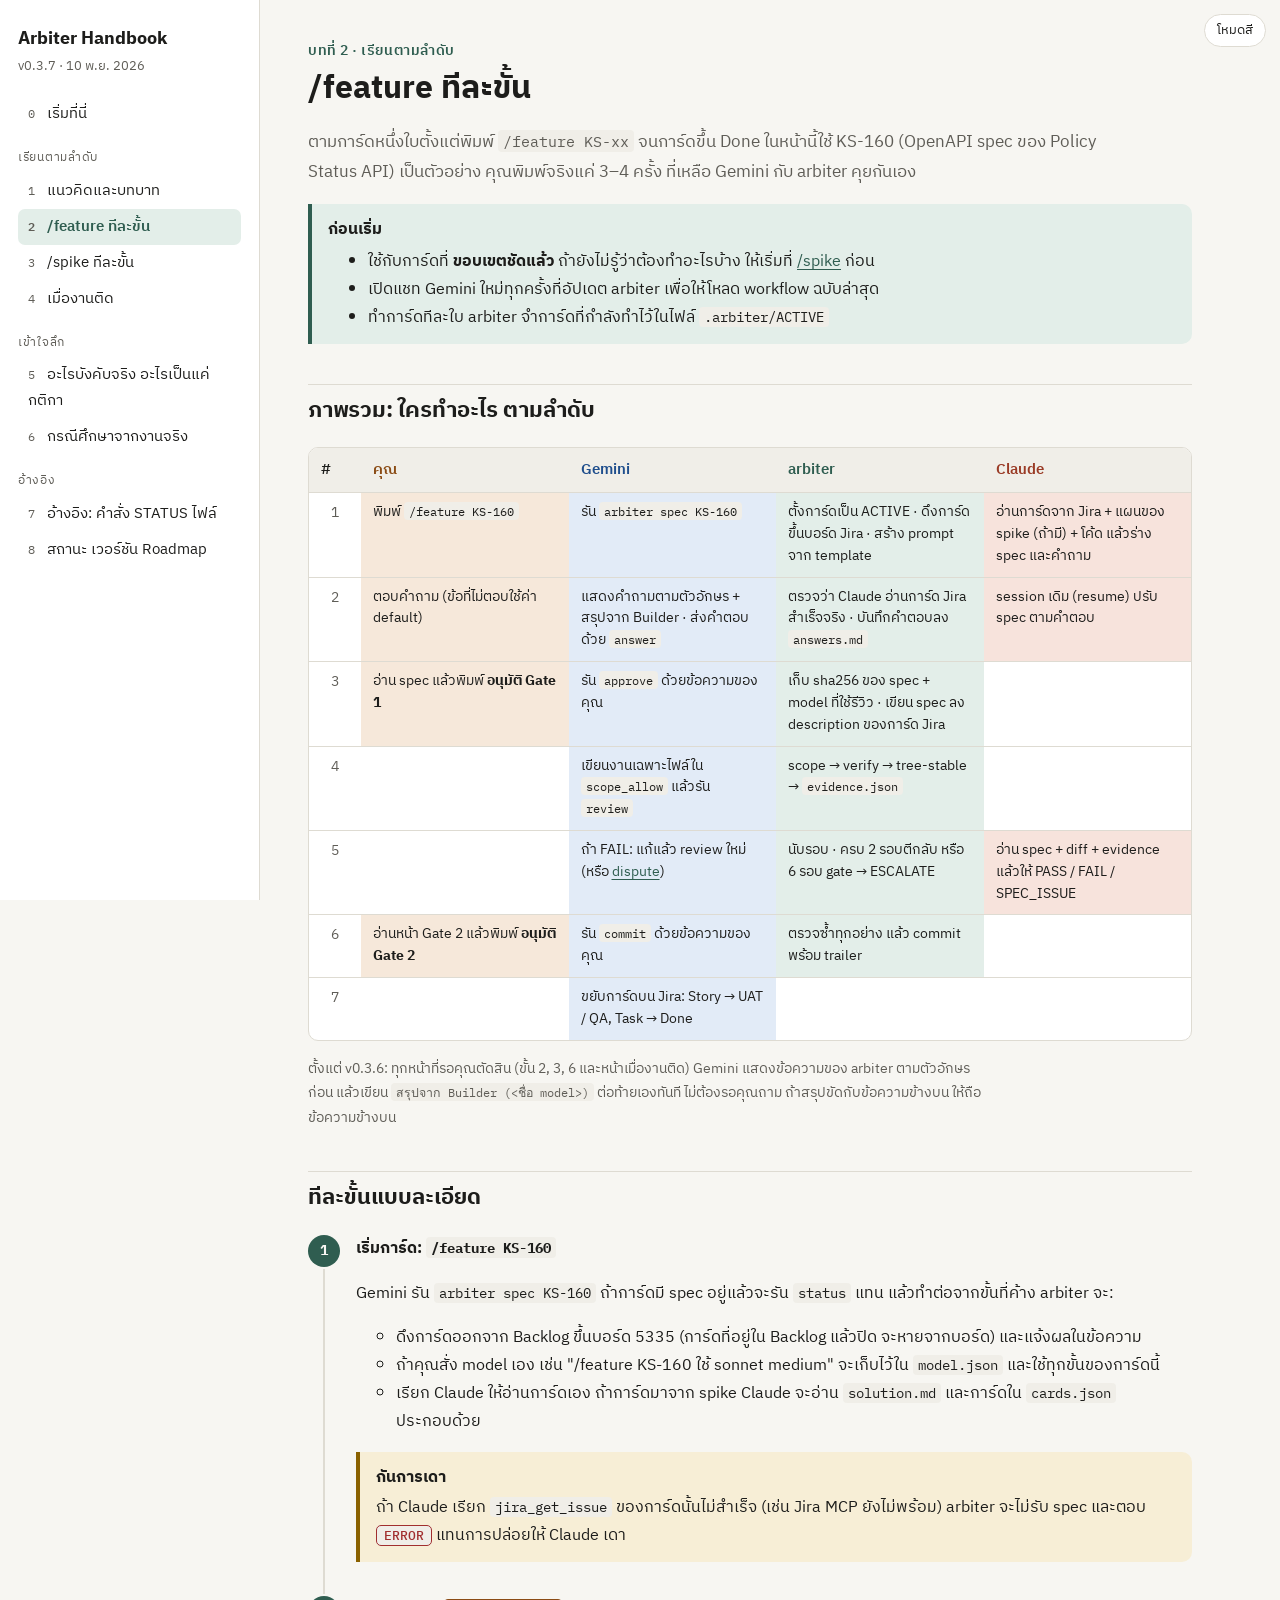
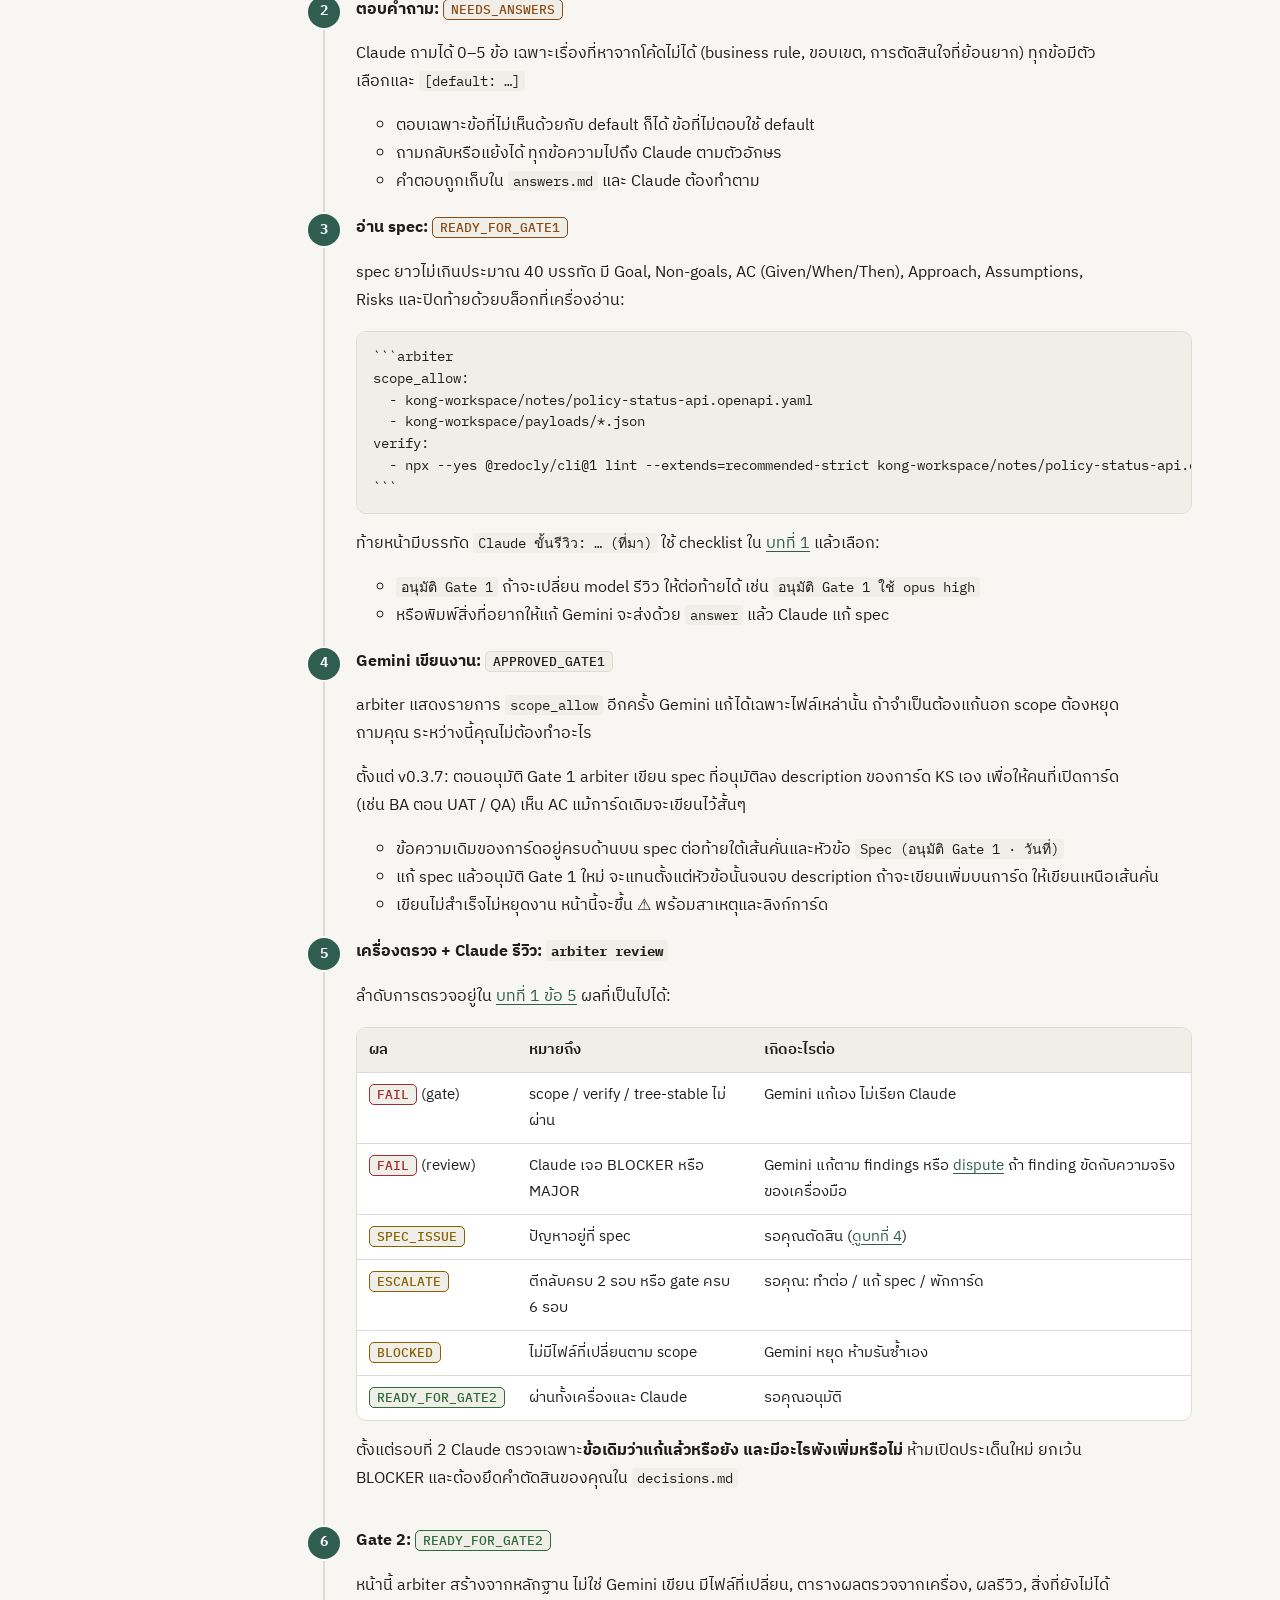
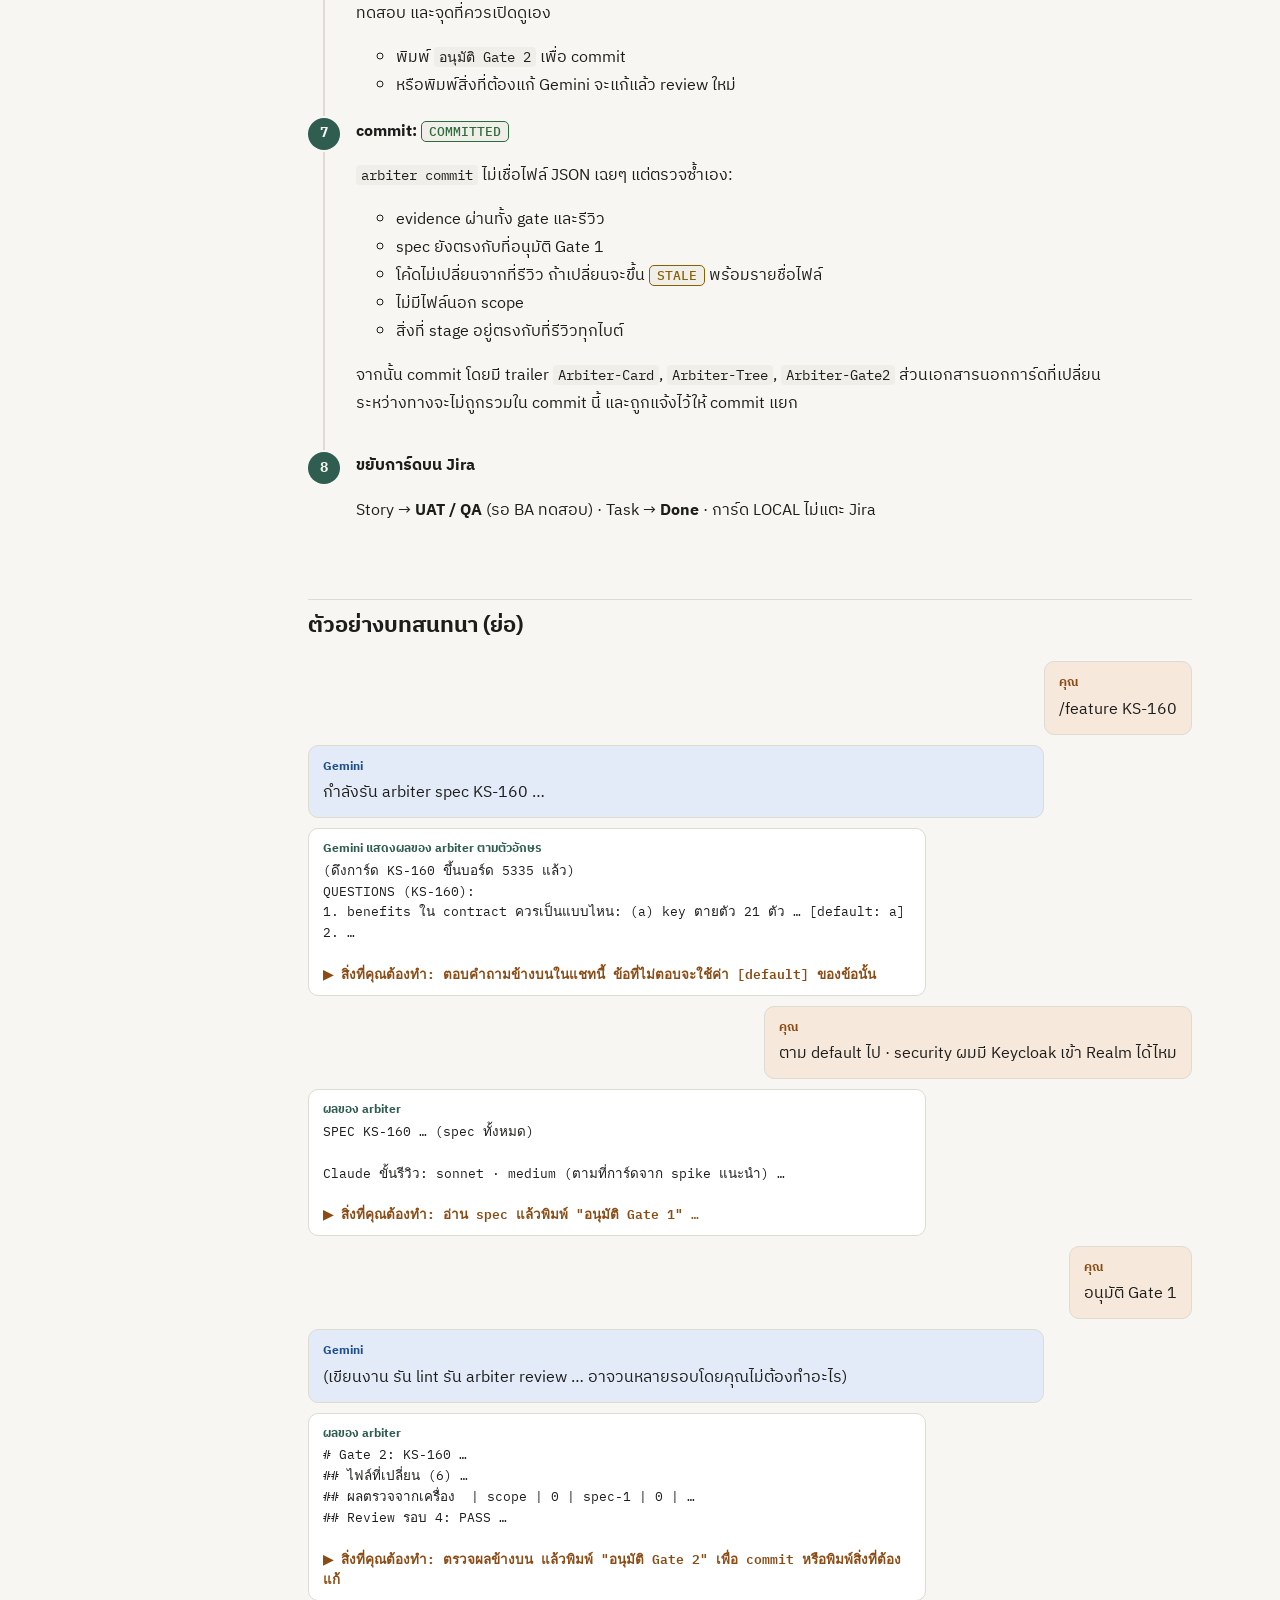
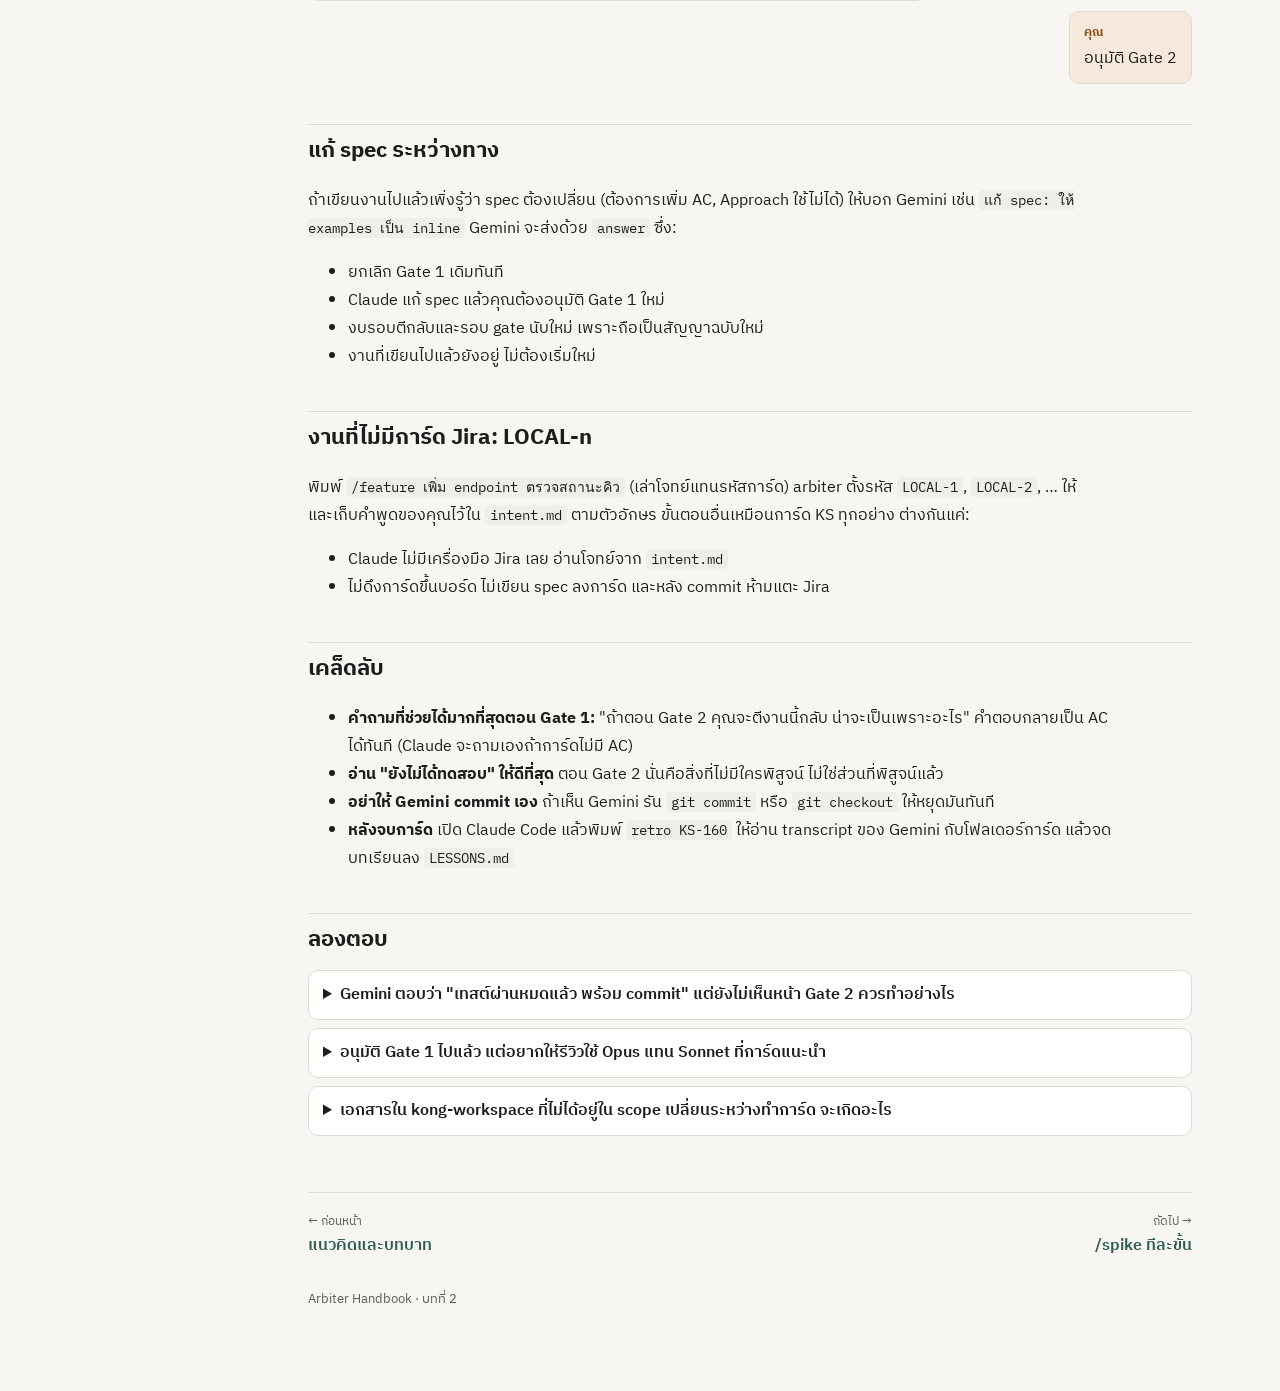
<file: docs/feature.html>
<!doctype html>
<html lang="th">
<head>
<meta charset="utf-8">
<meta name="viewport" content="width=device-width, initial-scale=1">
<title>/feature ทีละขั้น · Arbiter</title>
<link rel="preconnect" href="https://fonts.googleapis.com">
<link rel="preconnect" href="https://fonts.gstatic.com" crossorigin>
<link href="https://fonts.googleapis.com/css2?family=IBM+Plex+Sans+Thai:wght@400;500;600;700&family=IBM+Plex+Mono:wght@400;500&display=swap" rel="stylesheet">
<link rel="stylesheet" href="assets/style.css">
</head>
<body>
<button class="theme-btn" id="themeBtn" type="button">โหมดสี</button>
<div class="wrap">
<nav class="toc" aria-label="สารบัญ">
  <div class="brand">Arbiter Handbook</div>
  <div class="ver">v0.3.7 · 10 พ.ย. 2026</div>
  <div class="links"><a href="index.html">เริ่มที่นี่</a><a href="concepts.html">แนวคิดและบทบาท</a><a href="feature.html">/feature</a><a href="spike.html">/spike</a><a href="stuck.html">เมื่องานติด</a><a href="safety.html">อะไรบังคับจริง</a><a href="cases.html">กรณีศึกษา</a><a href="reference.html">อ้างอิง</a><a href="roadmap.html">Roadmap</a></div>
</nav>
<main>

<div class="eyebrow">บทที่ 2 · เรียนตามลำดับ</div>
<h1>/feature ทีละขั้น</h1>
<p class="lede">ตามการ์ดหนึ่งใบตั้งแต่พิมพ์ <code>/feature KS-xx</code> จนการ์ดขึ้น Done ในหน้านี้ใช้ KS-160 (OpenAPI spec ของ Policy Status API) เป็นตัวอย่าง
คุณพิมพ์จริงแค่ 3–4 ครั้ง ที่เหลือ Gemini กับ arbiter คุยกันเอง</p>

<div class="callout"><span class="t">ก่อนเริ่ม</span>
<ul style="margin:4px 0 0">
  <li>ใช้กับการ์ดที่ <b>ขอบเขตชัดแล้ว</b> ถ้ายังไม่รู้ว่าต้องทำอะไรบ้าง ให้เริ่มที่ <a href="spike.html">/spike</a> ก่อน</li>
  <li>เปิดแชท Gemini ใหม่ทุกครั้งที่อัปเดต arbiter เพื่อให้โหลด workflow ฉบับล่าสุด</li>
  <li>ทำการ์ดทีละใบ arbiter จำการ์ดที่กำลังทำไว้ในไฟล์ <code>.arbiter/ACTIVE</code></li>
</ul></div>

<h2 id="lane">ภาพรวม: ใครทำอะไร ตามลำดับ</h2>
<div class="lane"><table>
  <tr><th>#</th><th class="h-human">คุณ</th><th class="h-gemini">Gemini</th><th class="h-machine">arbiter</th><th class="h-claude">Claude</th></tr>
  <tr><td class="n">1</td><td class="c-human">พิมพ์ <code>/feature KS-160</code></td><td class="c-gemini">รัน <code>arbiter spec KS-160</code></td><td class="c-machine">ตั้งการ์ดเป็น ACTIVE · ดึงการ์ดขึ้นบอร์ด Jira · สร้าง prompt จาก template</td><td class="c-claude">อ่านการ์ดจาก Jira + แผนของ spike (ถ้ามี) + โค้ด แล้วร่าง spec และคำถาม</td></tr>
  <tr><td class="n">2</td><td class="c-human">ตอบคำถาม (ข้อที่ไม่ตอบใช้ค่า default)</td><td class="c-gemini">แสดงคำถามตามตัวอักษร + สรุปจาก Builder · ส่งคำตอบด้วย <code>answer</code></td><td class="c-machine">ตรวจว่า Claude อ่านการ์ด Jira สำเร็จจริง · บันทึกคำตอบลง <code>answers.md</code></td><td class="c-claude">session เดิม (resume) ปรับ spec ตามคำตอบ</td></tr>
  <tr><td class="n">3</td><td class="c-human">อ่าน spec แล้วพิมพ์ <b>อนุมัติ Gate 1</b></td><td class="c-gemini">รัน <code>approve</code> ด้วยข้อความของคุณ</td><td class="c-machine">เก็บ sha256 ของ spec + model ที่ใช้รีวิว · เขียน spec ลง description ของการ์ด Jira</td><td></td></tr>
  <tr><td class="n">4</td><td></td><td class="c-gemini">เขียนงานเฉพาะไฟล์ใน <code>scope_allow</code> แล้วรัน <code>review</code></td><td class="c-machine">scope → verify → tree-stable → <code>evidence.json</code></td><td></td></tr>
  <tr><td class="n">5</td><td></td><td class="c-gemini">ถ้า FAIL: แก้แล้ว review ใหม่ (หรือ <a href="stuck.html#dispute">dispute</a>)</td><td class="c-machine">นับรอบ · ครบ 2 รอบตีกลับ หรือ 6 รอบ gate → ESCALATE</td><td class="c-claude">อ่าน spec + diff + evidence แล้วให้ PASS / FAIL / SPEC_ISSUE</td></tr>
  <tr><td class="n">6</td><td class="c-human">อ่านหน้า Gate 2 แล้วพิมพ์ <b>อนุมัติ Gate 2</b></td><td class="c-gemini">รัน <code>commit</code> ด้วยข้อความของคุณ</td><td class="c-machine">ตรวจซ้ำทุกอย่าง แล้ว commit พร้อม trailer</td><td></td></tr>
  <tr><td class="n">7</td><td></td><td class="c-gemini">ขยับการ์ดบน Jira: Story → UAT / QA, Task → Done</td><td></td><td></td></tr>
</table></div>
<p class="small muted">ตั้งแต่ v0.3.6: ทุกหน้าที่รอคุณตัดสิน (ขั้น 2, 3, 6 และหน้าเมื่องานติด) Gemini แสดงข้อความของ arbiter ตามตัวอักษรก่อน แล้วเขียน <code>สรุปจาก Builder (&lt;ชื่อ model&gt;)</code> ต่อท้ายเองทันที ไม่ต้องรอคุณถาม ถ้าสรุปขัดกับข้อความข้างบน ให้ถือข้อความข้างบน</p>

<h2 id="steps">ทีละขั้นแบบละเอียด</h2>
<ol class="steps">
  <li><b>เริ่มการ์ด: <code>/feature KS-160</code></b>
    <p>Gemini รัน <code>arbiter spec KS-160</code> ถ้าการ์ดมี spec อยู่แล้วจะรัน <code>status</code> แทน แล้วทำต่อจากขั้นที่ค้าง arbiter จะ:</p>
    <ul>
      <li>ดึงการ์ดออกจาก Backlog ขึ้นบอร์ด 5335 (การ์ดที่อยู่ใน Backlog แล้วปิด จะหายจากบอร์ด) และแจ้งผลในข้อความ</li>
      <li>ถ้าคุณสั่ง model เอง เช่น "/feature KS-160 ใช้ sonnet medium" จะเก็บไว้ใน <code>model.json</code> และใช้ทุกขั้นของการ์ดนี้</li>
      <li>เรียก Claude ให้อ่านการ์ดเอง ถ้าการ์ดมาจาก spike Claude จะอ่าน <code>solution.md</code> และการ์ดใน <code>cards.json</code> ประกอบด้วย</li>
    </ul>
    <div class="callout warn"><span class="t">กันการเดา</span>ถ้า Claude เรียก <code>jira_get_issue</code> ของการ์ดนั้นไม่สำเร็จ (เช่น Jira MCP ยังไม่พร้อม) arbiter จะไม่รับ spec และตอบ <span class="st bad">ERROR</span> แทนการปล่อยให้ Claude เดา</div>
  </li>
  <li><b>ตอบคำถาม: <span class="st wait">NEEDS_ANSWERS</span></b>
    <p>Claude ถามได้ 0–5 ข้อ เฉพาะเรื่องที่หาจากโค้ดไม่ได้ (business rule, ขอบเขต, การตัดสินใจที่ย้อนยาก) ทุกข้อมีตัวเลือกและ <code>[default: …]</code></p>
    <ul>
      <li>ตอบเฉพาะข้อที่ไม่เห็นด้วยกับ default ก็ได้ ข้อที่ไม่ตอบใช้ default</li>
      <li>ถามกลับหรือแย้งได้ ทุกข้อความไปถึง Claude ตามตัวอักษร</li>
      <li>คำตอบถูกเก็บใน <code>answers.md</code> และ Claude ต้องทำตาม</li>
    </ul>
  </li>
  <li><b>อ่าน spec: <span class="st wait">READY_FOR_GATE1</span></b>
    <p>spec ยาวไม่เกินประมาณ 40 บรรทัด มี Goal, Non-goals, AC (Given/When/Then), Approach, Assumptions, Risks และปิดท้ายด้วยบล็อกที่เครื่องอ่าน:</p>
<pre><code>```arbiter
scope_allow:
  - kong-workspace/notes/policy-status-api.openapi.yaml
  - kong-workspace/payloads/*.json
verify:
  - npx --yes @redocly/cli@1 lint --extends=recommended-strict kong-workspace/notes/policy-status-api.openapi.yaml
```</code></pre>
    <p>ท้ายหน้ามีบรรทัด <code>Claude ขั้นรีวิว: … (ที่มา)</code> ใช้ checklist ใน <a href="concepts.html#gates">บทที่ 1</a> แล้วเลือก:</p>
    <ul>
      <li><code>อนุมัติ Gate 1</code> ถ้าจะเปลี่ยน model รีวิว ให้ต่อท้ายได้ เช่น <code>อนุมัติ Gate 1 ใช้ opus high</code></li>
      <li>หรือพิมพ์สิ่งที่อยากให้แก้ Gemini จะส่งด้วย <code>answer</code> แล้ว Claude แก้ spec</li>
    </ul>
  </li>
  <li><b>Gemini เขียนงาน: <span class="st">APPROVED_GATE1</span></b>
    <p>arbiter แสดงรายการ <code>scope_allow</code> อีกครั้ง Gemini แก้ได้เฉพาะไฟล์เหล่านั้น ถ้าจำเป็นต้องแก้นอก scope ต้องหยุดถามคุณ ระหว่างนี้คุณไม่ต้องทำอะไร</p>
    <p id="card-spec">ตั้งแต่ v0.3.7: ตอนอนุมัติ Gate 1 arbiter เขียน spec ที่อนุมัติลง description ของการ์ด KS เอง เพื่อให้คนที่เปิดการ์ด (เช่น BA ตอน UAT / QA) เห็น AC แม้การ์ดเดิมจะเขียนไว้สั้นๆ</p>
    <ul>
      <li>ข้อความเดิมของการ์ดอยู่ครบด้านบน spec ต่อท้ายใต้เส้นคั่นและหัวข้อ <code>Spec (อนุมัติ Gate 1 · วันที่)</code></li>
      <li>แก้ spec แล้วอนุมัติ Gate 1 ใหม่ จะแทนตั้งแต่หัวข้อนั้นจนจบ description ถ้าจะเขียนเพิ่มบนการ์ด ให้เขียนเหนือเส้นคั่น</li>
      <li>เขียนไม่สำเร็จไม่หยุดงาน หน้านี้จะขึ้น ⚠ พร้อมสาเหตุและลิงก์การ์ด</li>
    </ul>
  </li>
  <li><b>เครื่องตรวจ + Claude รีวิว: <code>arbiter review</code></b>
    <p>ลำดับการตรวจอยู่ใน <a href="concepts.html#evidence">บทที่ 1 ข้อ 5</a> ผลที่เป็นไปได้:</p>
    <div class="tbl"><table>
      <tr><th>ผล</th><th>หมายถึง</th><th>เกิดอะไรต่อ</th></tr>
      <tr><td><span class="st bad">FAIL</span> (gate)</td><td>scope / verify / tree-stable ไม่ผ่าน</td><td>Gemini แก้เอง ไม่เรียก Claude</td></tr>
      <tr><td><span class="st bad">FAIL</span> (review)</td><td>Claude เจอ BLOCKER หรือ MAJOR</td><td>Gemini แก้ตาม findings หรือ <a href="stuck.html#dispute">dispute</a> ถ้า finding ขัดกับความจริงของเครื่องมือ</td></tr>
      <tr><td><span class="st warn">SPEC_ISSUE</span></td><td>ปัญหาอยู่ที่ spec</td><td>รอคุณตัดสิน (<a href="stuck.html#spec-issue">ดูบทที่ 4</a>)</td></tr>
      <tr><td><span class="st warn">ESCALATE</span></td><td>ตีกลับครบ 2 รอบ หรือ gate ครบ 6 รอบ</td><td>รอคุณ: ทำต่อ / แก้ spec / พักการ์ด</td></tr>
      <tr><td><span class="st warn">BLOCKED</span></td><td>ไม่มีไฟล์ที่เปลี่ยนตาม scope</td><td>Gemini หยุด ห้ามรันซ้ำเอง</td></tr>
      <tr><td><span class="st ok">READY_FOR_GATE2</span></td><td>ผ่านทั้งเครื่องและ Claude</td><td>รอคุณอนุมัติ</td></tr>
    </table></div>
    <p>ตั้งแต่รอบที่ 2 Claude ตรวจเฉพาะ<b>ข้อเดิมว่าแก้แล้วหรือยัง และมีอะไรพังเพิ่มหรือไม่</b> ห้ามเปิดประเด็นใหม่ ยกเว้น BLOCKER และต้องยึดคำตัดสินของคุณใน <code>decisions.md</code></p>
  </li>
  <li><b>Gate 2: <span class="st ok">READY_FOR_GATE2</span></b>
    <p>หน้านี้ arbiter สร้างจากหลักฐาน ไม่ใช่ Gemini เขียน มีไฟล์ที่เปลี่ยน, ตารางผลตรวจจากเครื่อง, ผลรีวิว, สิ่งที่ยังไม่ได้ทดสอบ และจุดที่ควรเปิดดูเอง</p>
    <ul>
      <li>พิมพ์ <code>อนุมัติ Gate 2</code> เพื่อ commit</li>
      <li>หรือพิมพ์สิ่งที่ต้องแก้ Gemini จะแก้แล้ว review ใหม่</li>
    </ul>
  </li>
  <li><b>commit: <span class="st ok">COMMITTED</span></b>
    <p><code>arbiter commit</code> ไม่เชื่อไฟล์ JSON เฉยๆ แต่ตรวจซ้ำเอง:</p>
    <ul>
      <li>evidence ผ่านทั้ง gate และรีวิว</li>
      <li>spec ยังตรงกับที่อนุมัติ Gate 1</li>
      <li>โค้ดไม่เปลี่ยนจากที่รีวิว ถ้าเปลี่ยนจะขึ้น <span class="st warn">STALE</span> พร้อมรายชื่อไฟล์</li>
      <li>ไม่มีไฟล์นอก scope</li>
      <li>สิ่งที่ stage อยู่ตรงกับที่รีวิวทุกไบต์</li>
    </ul>
    <p>จากนั้น commit โดยมี trailer <code>Arbiter-Card</code>, <code>Arbiter-Tree</code>, <code>Arbiter-Gate2</code> ส่วนเอกสารนอกการ์ดที่เปลี่ยนระหว่างทางจะไม่ถูกรวมใน commit นี้ และถูกแจ้งไว้ให้ commit แยก</p>
  </li>
  <li><b>ขยับการ์ดบน Jira</b>
    <p>Story → <b>UAT / QA</b> (รอ BA ทดสอบ) · Task → <b>Done</b> · การ์ด LOCAL ไม่แตะ Jira</p>
  </li>
</ol>

<h2 id="chat">ตัวอย่างบทสนทนา (ย่อ)</h2>
<div class="chat">
  <div class="msg you"><span class="who">คุณ</span>/feature KS-160</div>
  <div class="msg gem"><span class="who">Gemini</span>กำลังรัน arbiter spec KS-160 …</div>
  <div class="msg out"><span class="who">Gemini แสดงผลของ arbiter ตามตัวอักษร</span>(ดึงการ์ด KS-160 ขึ้นบอร์ด 5335 แล้ว)
QUESTIONS (KS-160):
1. benefits ใน contract ควรเป็นแบบไหน: (a) key ตายตัว 21 ตัว … [default: a]
2. …

<span class="user-line">▶ สิ่งที่คุณต้องทำ: ตอบคำถามข้างบนในแชทนี้ ข้อที่ไม่ตอบจะใช้ค่า [default] ของข้อนั้น</span></div>
  <div class="msg you"><span class="who">คุณ</span>ตาม default ไป · security ผมมี Keycloak เข้า Realm ได้ไหม</div>
  <div class="msg out"><span class="who">ผลของ arbiter</span>SPEC KS-160 … (spec ทั้งหมด)

Claude ขั้นรีวิว: sonnet · medium (ตามที่การ์ดจาก spike แนะนำ) …

<span class="user-line">▶ สิ่งที่คุณต้องทำ: อ่าน spec แล้วพิมพ์ "อนุมัติ Gate 1" …</span></div>
  <div class="msg you"><span class="who">คุณ</span>อนุมัติ Gate 1</div>
  <div class="msg gem"><span class="who">Gemini</span>(เขียนงาน รัน lint รัน arbiter review … อาจวนหลายรอบโดยคุณไม่ต้องทำอะไร)</div>
  <div class="msg out"><span class="who">ผลของ arbiter</span># Gate 2: KS-160 …
## ไฟล์ที่เปลี่ยน (6) …
## ผลตรวจจากเครื่อง  | scope | 0 | spec-1 | 0 | …
## Review รอบ 4: PASS …

<span class="user-line">▶ สิ่งที่คุณต้องทำ: ตรวจผลข้างบน แล้วพิมพ์ "อนุมัติ Gate 2" เพื่อ commit หรือพิมพ์สิ่งที่ต้องแก้</span></div>
  <div class="msg you"><span class="who">คุณ</span>อนุมัติ Gate 2</div>
</div>

<h2 id="midway">แก้ spec ระหว่างทาง</h2>
<p>ถ้าเขียนงานไปแล้วเพิ่งรู้ว่า spec ต้องเปลี่ยน (ต้องการเพิ่ม AC, Approach ใช้ไม่ได้) ให้บอก Gemini เช่น <code>แก้ spec: ให้ examples เป็น inline</code>
Gemini จะส่งด้วย <code>answer</code> ซึ่ง:</p>
<ul>
  <li>ยกเลิก Gate 1 เดิมทันที</li>
  <li>Claude แก้ spec แล้วคุณต้องอนุมัติ Gate 1 ใหม่</li>
  <li>งบรอบตีกลับและรอบ gate นับใหม่ เพราะถือเป็นสัญญาฉบับใหม่</li>
  <li>งานที่เขียนไปแล้วยังอยู่ ไม่ต้องเริ่มใหม่</li>
</ul>

<h2 id="local">งานที่ไม่มีการ์ด Jira: LOCAL-n</h2>
<p>พิมพ์ <code>/feature เพิ่ม endpoint ตรวจสถานะคิว</code> (เล่าโจทย์แทนรหัสการ์ด) arbiter ตั้งรหัส <code>LOCAL-1</code>, <code>LOCAL-2</code>, … ให้
และเก็บคำพูดของคุณไว้ใน <code>intent.md</code> ตามตัวอักษร ขั้นตอนอื่นเหมือนการ์ด KS ทุกอย่าง ต่างกันแค่:</p>
<ul>
  <li>Claude ไม่มีเครื่องมือ Jira เลย อ่านโจทย์จาก <code>intent.md</code></li>
  <li>ไม่ดึงการ์ดขึ้นบอร์ด ไม่เขียน spec ลงการ์ด และหลัง commit ห้ามแตะ Jira</li>
</ul>

<h2 id="tips">เคล็ดลับ</h2>
<ul>
  <li><b>คำถามที่ช่วยได้มากที่สุดตอน Gate 1:</b> "ถ้าตอน Gate 2 คุณจะตีงานนี้กลับ น่าจะเป็นเพราะอะไร" คำตอบกลายเป็น AC ได้ทันที (Claude จะถามเองถ้าการ์ดไม่มี AC)</li>
  <li><b>อ่าน "ยังไม่ได้ทดสอบ" ให้ดีที่สุด</b> ตอน Gate 2 นั่นคือสิ่งที่ไม่มีใครพิสูจน์ ไม่ใช่ส่วนที่พิสูจน์แล้ว</li>
  <li><b>อย่าให้ Gemini commit เอง</b> ถ้าเห็น Gemini รัน <code>git commit</code> หรือ <code>git checkout</code> ให้หยุดมันทันที</li>
  <li><b>หลังจบการ์ด</b> เปิด Claude Code แล้วพิมพ์ <code>retro KS-160</code> ให้อ่าน transcript ของ Gemini กับโฟลเดอร์การ์ด แล้วจดบทเรียนลง <code>LESSONS.md</code></li>
</ul>

<h2>ลองตอบ</h2>
<details class="q"><summary>Gemini ตอบว่า "เทสต์ผ่านหมดแล้ว พร้อม commit" แต่ยังไม่เห็นหน้า Gate 2 ควรทำอย่างไร</summary>
อย่าเชื่อ ผลผ่านมาจาก <code>arbiter review</code> เท่านั้น บอกให้ Gemini รัน <code>arbiter review KS-xx</code> และรอหน้า <span class="st ok">READY_FOR_GATE2</span> ที่ arbiter สร้าง</details>
<details class="q"><summary>อนุมัติ Gate 1 ไปแล้ว แต่อยากให้รีวิวใช้ Opus แทน Sonnet ที่การ์ดแนะนำ</summary>
ทำได้สองทาง: พิมพ์ "แก้ spec: …" เพื่อเปิด Gate 1 ใหม่ แล้วอนุมัติพร้อมบอก model (<code>อนุมัติ Gate 1 ใช้ opus high</code>) หรือครั้งหน้าบอกตั้งแต่คำอนุมัติแรก</details>
<details class="q"><summary>เอกสารใน kong-workspace ที่ไม่ได้อยู่ใน scope เปลี่ยนระหว่างทำการ์ด จะเกิดอะไร</summary>
ไม่นับเป็นงานของการ์ด ไม่ทำให้ STALE และไม่ถูกรวมใน commit ของการ์ด หน้า COMMITTED จะบอกรายชื่อไว้ให้ commit แยก (ไม่ต้องใช้ <code>--no-verify</code>)</details>

<div class="pager"></div>
<footer class="foot">Arbiter Handbook · บทที่ 2</footer>
</main>
</div>
<script src="assets/site.js"></script>
</body>
</html>
</file>
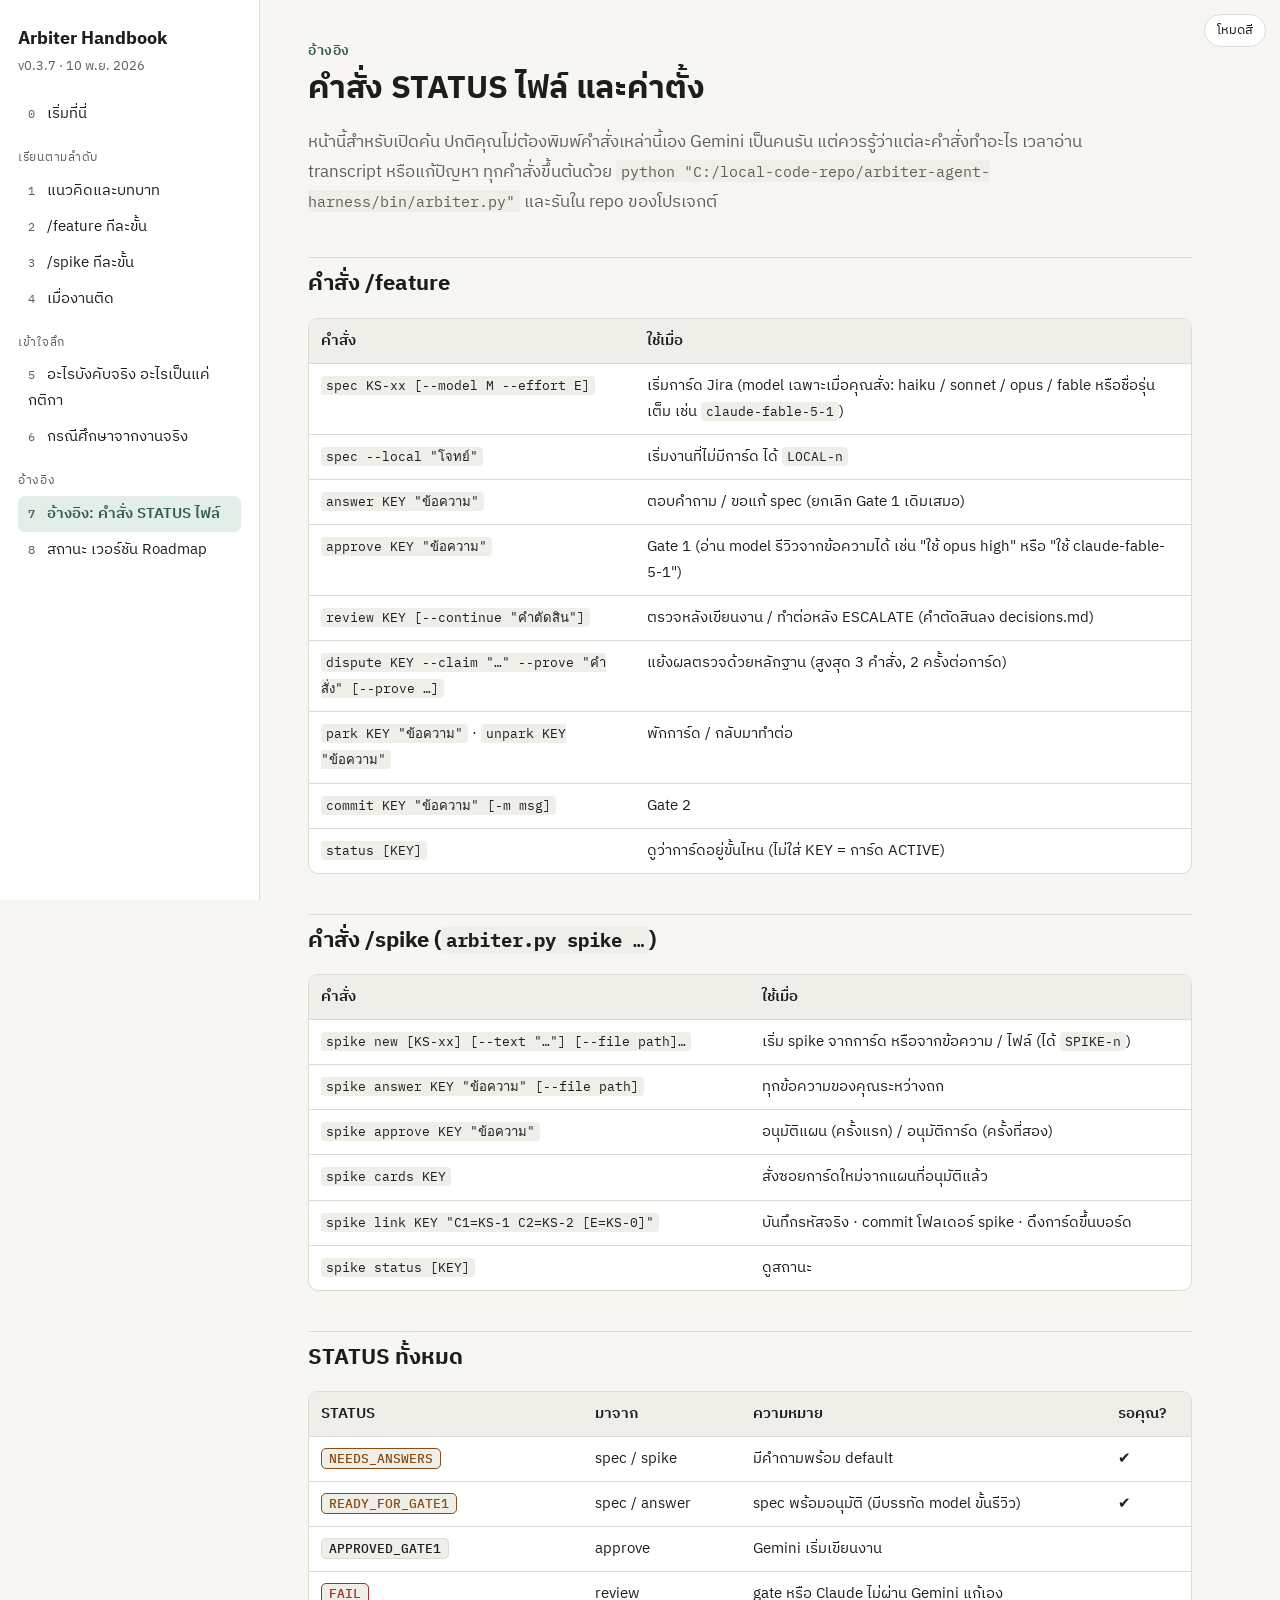
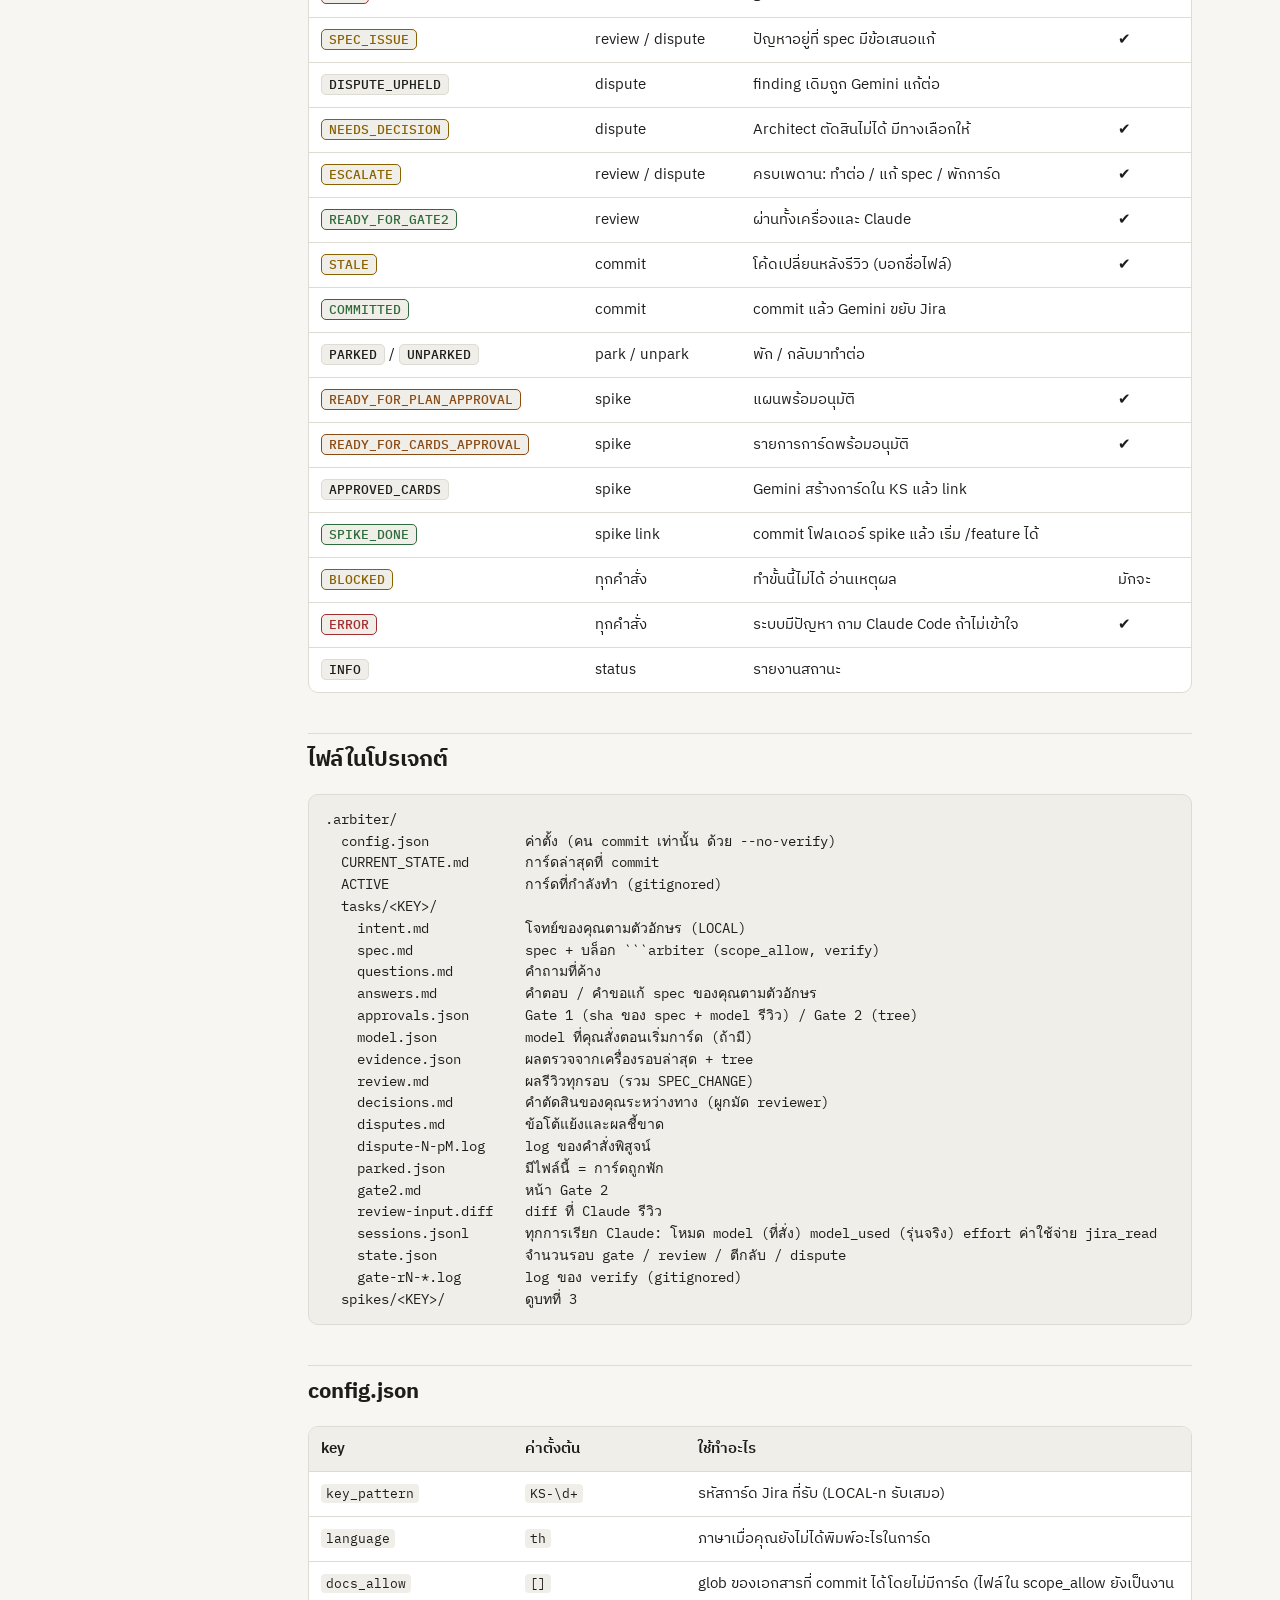
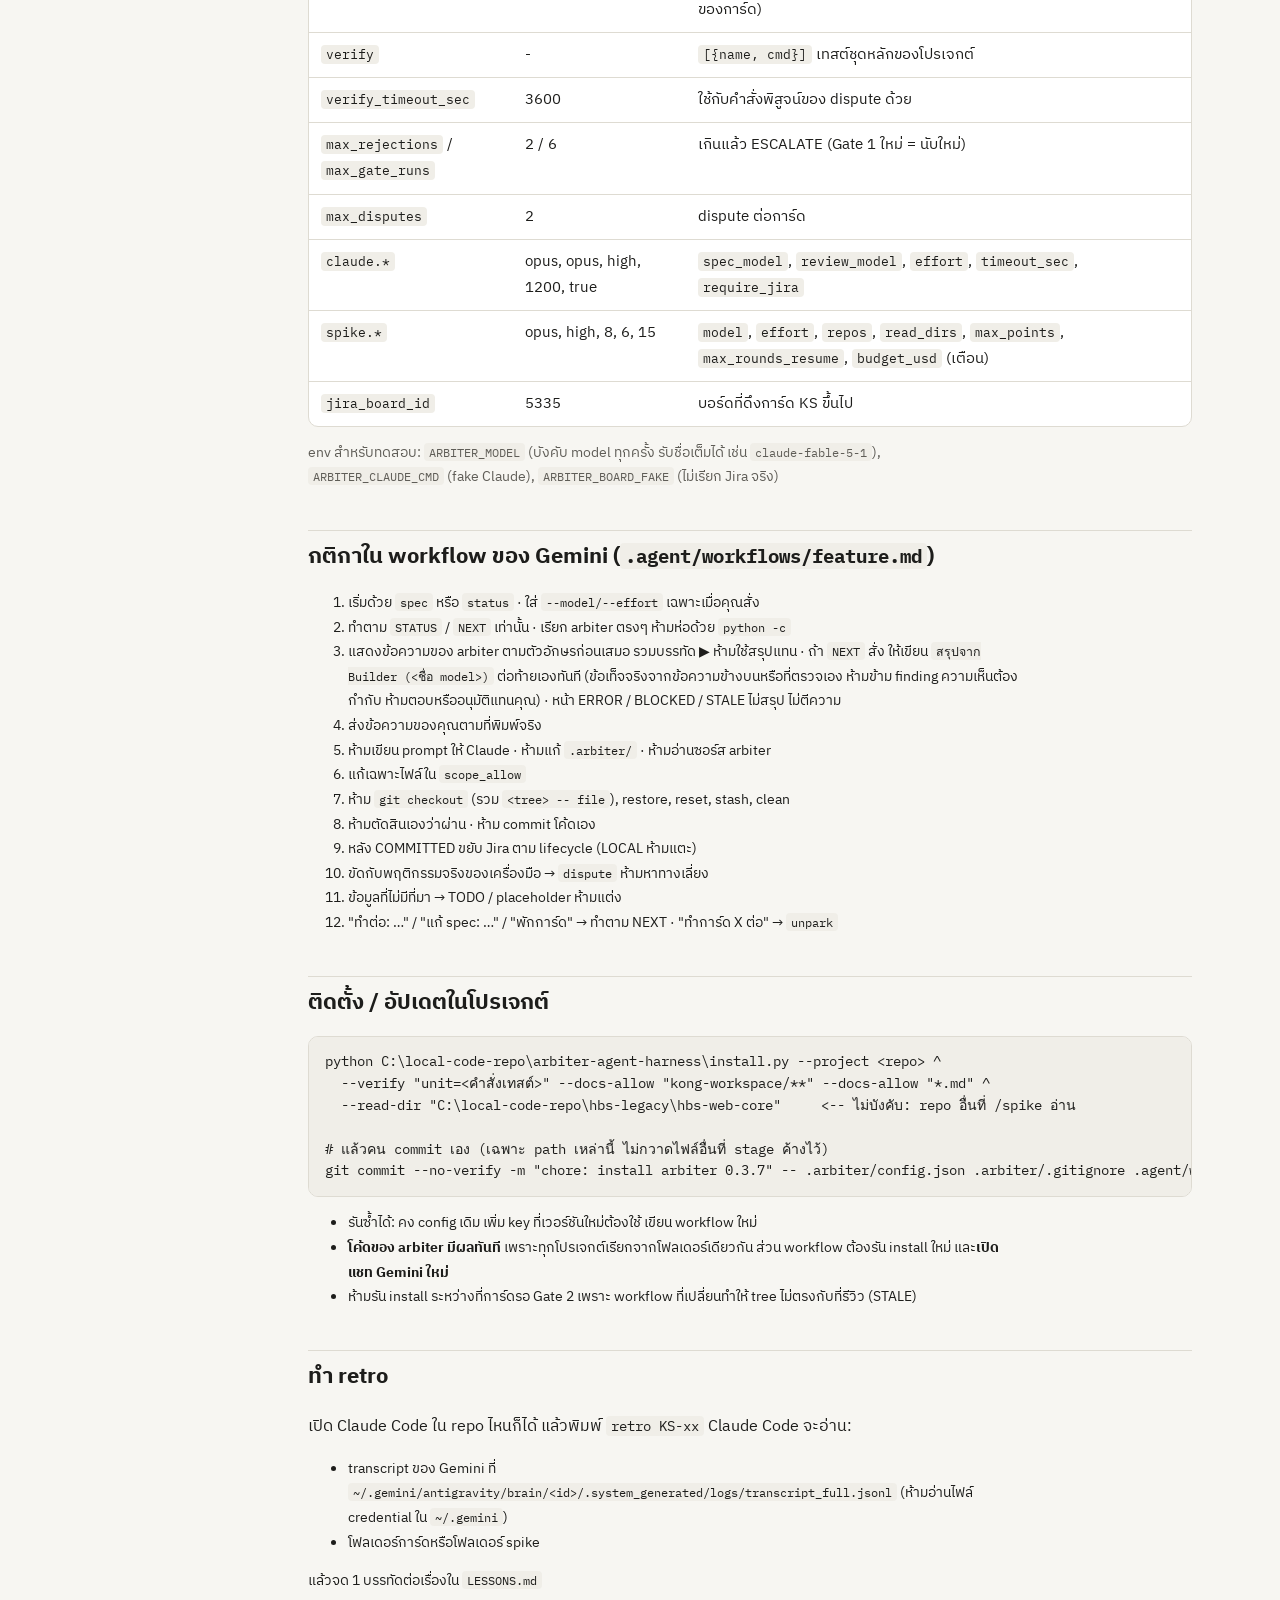
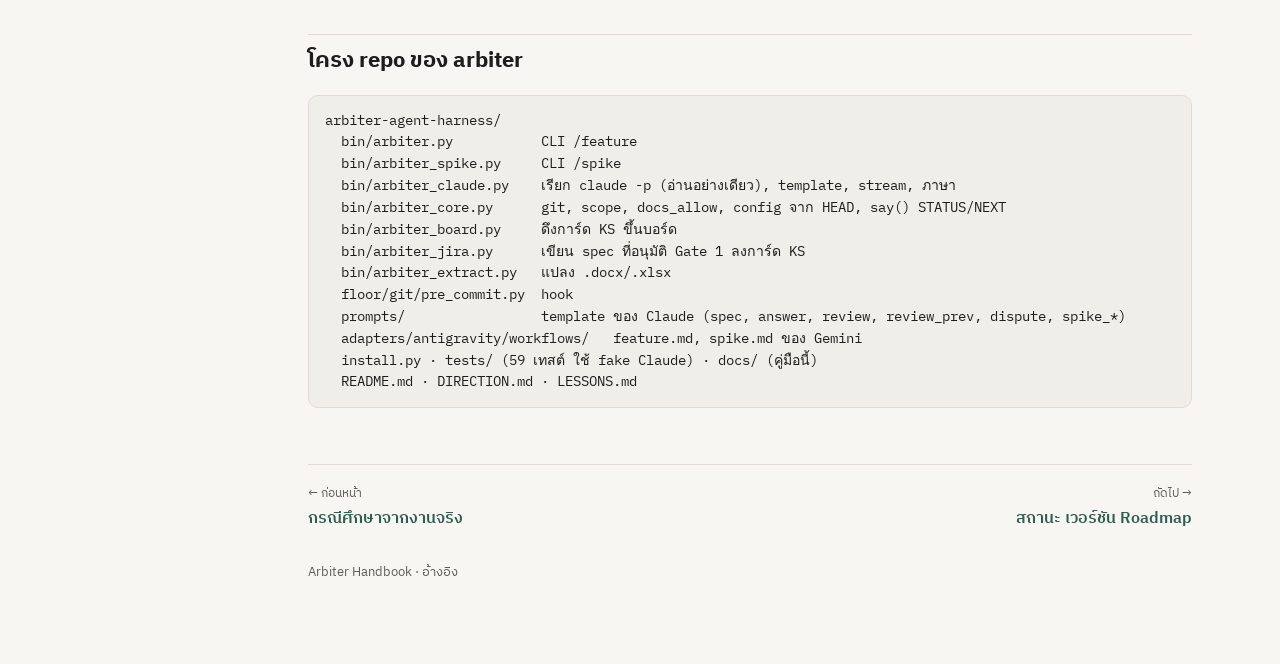
<file: docs/reference.html>
<!doctype html>
<html lang="th">
<head>
<meta charset="utf-8">
<meta name="viewport" content="width=device-width, initial-scale=1">
<title>อ้างอิง · Arbiter</title>
<link rel="preconnect" href="https://fonts.googleapis.com">
<link rel="preconnect" href="https://fonts.gstatic.com" crossorigin>
<link href="https://fonts.googleapis.com/css2?family=IBM+Plex+Sans+Thai:wght@400;500;600;700&family=IBM+Plex+Mono:wght@400;500&display=swap" rel="stylesheet">
<link rel="stylesheet" href="assets/style.css">
</head>
<body>
<button class="theme-btn" id="themeBtn" type="button">โหมดสี</button>
<div class="wrap">
<nav class="toc" aria-label="สารบัญ">
  <div class="brand">Arbiter Handbook</div>
  <div class="ver">v0.3.7 · 10 พ.ย. 2026</div>
  <div class="links"><a href="index.html">เริ่มที่นี่</a><a href="concepts.html">แนวคิดและบทบาท</a><a href="feature.html">/feature</a><a href="spike.html">/spike</a><a href="stuck.html">เมื่องานติด</a><a href="safety.html">อะไรบังคับจริง</a><a href="cases.html">กรณีศึกษา</a><a href="reference.html">อ้างอิง</a><a href="roadmap.html">Roadmap</a></div>
</nav>
<main>

<div class="eyebrow">อ้างอิง</div>
<h1>คำสั่ง STATUS ไฟล์ และค่าตั้ง</h1>
<p class="lede">หน้านี้สำหรับเปิดค้น ปกติคุณไม่ต้องพิมพ์คำสั่งเหล่านี้เอง Gemini เป็นคนรัน แต่ควรรู้ว่าแต่ละคำสั่งทำอะไร เวลาอ่าน transcript หรือแก้ปัญหา
ทุกคำสั่งขึ้นต้นด้วย <code>python "C:/local-code-repo/arbiter-agent-harness/bin/arbiter.py"</code> และรันใน repo ของโปรเจกต์</p>

<h2 id="cmd-feature">คำสั่ง /feature</h2>
<div class="tbl"><table>
  <tr><th>คำสั่ง</th><th>ใช้เมื่อ</th></tr>
  <tr><td><code>spec KS-xx [--model M --effort E]</code></td><td>เริ่มการ์ด Jira (model เฉพาะเมื่อคุณสั่ง: haiku / sonnet / opus / fable หรือชื่อรุ่นเต็ม เช่น <code>claude-fable-5-1</code>)</td></tr>
  <tr><td><code>spec --local "โจทย์"</code></td><td>เริ่มงานที่ไม่มีการ์ด ได้ <code>LOCAL-n</code></td></tr>
  <tr><td><code>answer KEY "ข้อความ"</code></td><td>ตอบคำถาม / ขอแก้ spec (ยกเลิก Gate 1 เดิมเสมอ)</td></tr>
  <tr><td><code>approve KEY "ข้อความ"</code></td><td>Gate 1 (อ่าน model รีวิวจากข้อความได้ เช่น "ใช้ opus high" หรือ "ใช้ claude-fable-5-1")</td></tr>
  <tr><td><code>review KEY [--continue "คำตัดสิน"]</code></td><td>ตรวจหลังเขียนงาน / ทำต่อหลัง ESCALATE (คำตัดสินลง decisions.md)</td></tr>
  <tr><td><code>dispute KEY --claim "…" --prove "คำสั่ง" [--prove …]</code></td><td>แย้งผลตรวจด้วยหลักฐาน (สูงสุด 3 คำสั่ง, 2 ครั้งต่อการ์ด)</td></tr>
  <tr><td><code>park KEY "ข้อความ"</code> · <code>unpark KEY "ข้อความ"</code></td><td>พักการ์ด / กลับมาทำต่อ</td></tr>
  <tr><td><code>commit KEY "ข้อความ" [-m msg]</code></td><td>Gate 2</td></tr>
  <tr><td><code>status [KEY]</code></td><td>ดูว่าการ์ดอยู่ขั้นไหน (ไม่ใส่ KEY = การ์ด ACTIVE)</td></tr>
</table></div>

<h2 id="cmd-spike">คำสั่ง /spike (<code>arbiter.py spike …</code>)</h2>
<div class="tbl"><table>
  <tr><th>คำสั่ง</th><th>ใช้เมื่อ</th></tr>
  <tr><td><code>spike new [KS-xx] [--text "…"] [--file path]…</code></td><td>เริ่ม spike จากการ์ด หรือจากข้อความ / ไฟล์ (ได้ <code>SPIKE-n</code>)</td></tr>
  <tr><td><code>spike answer KEY "ข้อความ" [--file path]</code></td><td>ทุกข้อความของคุณระหว่างถก</td></tr>
  <tr><td><code>spike approve KEY "ข้อความ"</code></td><td>อนุมัติแผน (ครั้งแรก) / อนุมัติการ์ด (ครั้งที่สอง)</td></tr>
  <tr><td><code>spike cards KEY</code></td><td>สั่งซอยการ์ดใหม่จากแผนที่อนุมัติแล้ว</td></tr>
  <tr><td><code>spike link KEY "C1=KS-1 C2=KS-2 [E=KS-0]"</code></td><td>บันทึกรหัสจริง · commit โฟลเดอร์ spike · ดึงการ์ดขึ้นบอร์ด</td></tr>
  <tr><td><code>spike status [KEY]</code></td><td>ดูสถานะ</td></tr>
</table></div>

<h2 id="status">STATUS ทั้งหมด</h2>
<div class="tbl"><table>
  <tr><th>STATUS</th><th>มาจาก</th><th>ความหมาย</th><th>รอคุณ?</th></tr>
  <tr><td><span class="st wait">NEEDS_ANSWERS</span></td><td>spec / spike</td><td>มีคำถามพร้อม default</td><td>✔</td></tr>
  <tr><td><span class="st wait">READY_FOR_GATE1</span></td><td>spec / answer</td><td>spec พร้อมอนุมัติ (มีบรรทัด model ขั้นรีวิว)</td><td>✔</td></tr>
  <tr><td><span class="st">APPROVED_GATE1</span></td><td>approve</td><td>Gemini เริ่มเขียนงาน</td><td></td></tr>
  <tr><td><span class="st bad">FAIL</span></td><td>review</td><td>gate หรือ Claude ไม่ผ่าน Gemini แก้เอง</td><td></td></tr>
  <tr><td><span class="st warn">SPEC_ISSUE</span></td><td>review / dispute</td><td>ปัญหาอยู่ที่ spec มีข้อเสนอแก้</td><td>✔</td></tr>
  <tr><td><span class="st">DISPUTE_UPHELD</span></td><td>dispute</td><td>finding เดิมถูก Gemini แก้ต่อ</td><td></td></tr>
  <tr><td><span class="st warn">NEEDS_DECISION</span></td><td>dispute</td><td>Architect ตัดสินไม่ได้ มีทางเลือกให้</td><td>✔</td></tr>
  <tr><td><span class="st warn">ESCALATE</span></td><td>review / dispute</td><td>ครบเพดาน: ทำต่อ / แก้ spec / พักการ์ด</td><td>✔</td></tr>
  <tr><td><span class="st ok">READY_FOR_GATE2</span></td><td>review</td><td>ผ่านทั้งเครื่องและ Claude</td><td>✔</td></tr>
  <tr><td><span class="st warn">STALE</span></td><td>commit</td><td>โค้ดเปลี่ยนหลังรีวิว (บอกชื่อไฟล์)</td><td>✔</td></tr>
  <tr><td><span class="st ok">COMMITTED</span></td><td>commit</td><td>commit แล้ว Gemini ขยับ Jira</td><td></td></tr>
  <tr><td><span class="st">PARKED</span> / <span class="st">UNPARKED</span></td><td>park / unpark</td><td>พัก / กลับมาทำต่อ</td><td></td></tr>
  <tr><td><span class="st wait">READY_FOR_PLAN_APPROVAL</span></td><td>spike</td><td>แผนพร้อมอนุมัติ</td><td>✔</td></tr>
  <tr><td><span class="st wait">READY_FOR_CARDS_APPROVAL</span></td><td>spike</td><td>รายการการ์ดพร้อมอนุมัติ</td><td>✔</td></tr>
  <tr><td><span class="st">APPROVED_CARDS</span></td><td>spike</td><td>Gemini สร้างการ์ดใน KS แล้ว link</td><td></td></tr>
  <tr><td><span class="st ok">SPIKE_DONE</span></td><td>spike link</td><td>commit โฟลเดอร์ spike แล้ว เริ่ม /feature ได้</td><td></td></tr>
  <tr><td><span class="st warn">BLOCKED</span></td><td>ทุกคำสั่ง</td><td>ทำขั้นนี้ไม่ได้ อ่านเหตุผล</td><td>มักจะ</td></tr>
  <tr><td><span class="st bad">ERROR</span></td><td>ทุกคำสั่ง</td><td>ระบบมีปัญหา ถาม Claude Code ถ้าไม่เข้าใจ</td><td>✔</td></tr>
  <tr><td><span class="st">INFO</span></td><td>status</td><td>รายงานสถานะ</td><td></td></tr>
</table></div>

<h2 id="files">ไฟล์ในโปรเจกต์</h2>
<pre><code>.arbiter/
  config.json            ค่าตั้ง (คน commit เท่านั้น ด้วย --no-verify)
  CURRENT_STATE.md       การ์ดล่าสุดที่ commit
  ACTIVE                 การ์ดที่กำลังทำ (gitignored)
  tasks/&lt;KEY&gt;/
    intent.md            โจทย์ของคุณตามตัวอักษร (LOCAL)
    spec.md              spec + บล็อก ```arbiter (scope_allow, verify)
    questions.md         คำถามที่ค้าง
    answers.md           คำตอบ / คำขอแก้ spec ของคุณตามตัวอักษร
    approvals.json       Gate 1 (sha ของ spec + model รีวิว) / Gate 2 (tree)
    model.json           model ที่คุณสั่งตอนเริ่มการ์ด (ถ้ามี)
    evidence.json        ผลตรวจจากเครื่องรอบล่าสุด + tree
    review.md            ผลรีวิวทุกรอบ (รวม SPEC_CHANGE)
    decisions.md         คำตัดสินของคุณระหว่างทาง (ผูกมัด reviewer)
    disputes.md          ข้อโต้แย้งและผลชี้ขาด
    dispute-N-pM.log     log ของคำสั่งพิสูจน์
    parked.json          มีไฟล์นี้ = การ์ดถูกพัก
    gate2.md             หน้า Gate 2
    review-input.diff    diff ที่ Claude รีวิว
    sessions.jsonl       ทุกการเรียก Claude: โหมด model (ที่สั่ง) model_used (รุ่นจริง) effort ค่าใช้จ่าย jira_read
    state.json           จำนวนรอบ gate / review / ตีกลับ / dispute
    gate-rN-*.log        log ของ verify (gitignored)
  spikes/&lt;KEY&gt;/          ดูบทที่ 3</code></pre>

<h2 id="config">config.json</h2>
<div class="tbl"><table>
  <tr><th>key</th><th>ค่าตั้งต้น</th><th>ใช้ทำอะไร</th></tr>
  <tr><td><code>key_pattern</code></td><td><code>KS-\d+</code></td><td>รหัสการ์ด Jira ที่รับ (LOCAL-n รับเสมอ)</td></tr>
  <tr><td><code>language</code></td><td><code>th</code></td><td>ภาษาเมื่อคุณยังไม่ได้พิมพ์อะไรในการ์ด</td></tr>
  <tr><td><code>docs_allow</code></td><td><code>[]</code></td><td>glob ของเอกสารที่ commit ได้โดยไม่มีการ์ด (ไฟล์ใน scope_allow ยังเป็นงานของการ์ด)</td></tr>
  <tr><td><code>verify</code></td><td>-</td><td><code>[{name, cmd}]</code> เทสต์ชุดหลักของโปรเจกต์</td></tr>
  <tr><td><code>verify_timeout_sec</code></td><td>3600</td><td>ใช้กับคำสั่งพิสูจน์ของ dispute ด้วย</td></tr>
  <tr><td><code>max_rejections</code> / <code>max_gate_runs</code></td><td>2 / 6</td><td>เกินแล้ว ESCALATE (Gate 1 ใหม่ = นับใหม่)</td></tr>
  <tr><td><code>max_disputes</code></td><td>2</td><td>dispute ต่อการ์ด</td></tr>
  <tr><td><code>claude.*</code></td><td>opus, opus, high, 1200, true</td><td><code>spec_model</code>, <code>review_model</code>, <code>effort</code>, <code>timeout_sec</code>, <code>require_jira</code></td></tr>
  <tr><td><code>spike.*</code></td><td>opus, high, 8, 6, 15</td><td><code>model</code>, <code>effort</code>, <code>repos</code>, <code>read_dirs</code>, <code>max_points</code>, <code>max_rounds_resume</code>, <code>budget_usd</code> (เตือน)</td></tr>
  <tr><td><code>jira_board_id</code></td><td>5335</td><td>บอร์ดที่ดึงการ์ด KS ขึ้นไป</td></tr>
</table></div>
<p class="small muted">env สำหรับทดสอบ: <code>ARBITER_MODEL</code> (บังคับ model ทุกครั้ง รับชื่อเต็มได้ เช่น <code>claude-fable-5-1</code>), <code>ARBITER_CLAUDE_CMD</code> (fake Claude), <code>ARBITER_BOARD_FAKE</code> (ไม่เรียก Jira จริง)</p>

<h2 id="workflow">กติกาใน workflow ของ Gemini (<code>.agent/workflows/feature.md</code>)</h2>
<ol class="small">
  <li>เริ่มด้วย <code>spec</code> หรือ <code>status</code> · ใส่ <code>--model/--effort</code> เฉพาะเมื่อคุณสั่ง</li>
  <li>ทำตาม <code>STATUS</code> / <code>NEXT</code> เท่านั้น · เรียก arbiter ตรงๆ ห้ามห่อด้วย <code>python -c</code></li>
  <li>แสดงข้อความของ arbiter ตามตัวอักษรก่อนเสมอ รวมบรรทัด ▶ ห้ามใช้สรุปแทน · ถ้า <code>NEXT</code> สั่ง ให้เขียน <code>สรุปจาก Builder (&lt;ชื่อ model&gt;)</code> ต่อท้ายเองทันที (ข้อเท็จจริงจากข้อความข้างบนหรือที่ตรวจเอง ห้ามข้าม finding ความเห็นต้องกำกับ ห้ามตอบหรืออนุมัติแทนคุณ) · หน้า ERROR / BLOCKED / STALE ไม่สรุป ไม่ตีความ</li>
  <li>ส่งข้อความของคุณตามที่พิมพ์จริง</li>
  <li>ห้ามเขียน prompt ให้ Claude · ห้ามแก้ <code>.arbiter/</code> · ห้ามอ่านซอร์ส arbiter</li>
  <li>แก้เฉพาะไฟล์ใน <code>scope_allow</code></li>
  <li>ห้าม <code>git checkout</code> (รวม <code>&lt;tree&gt; -- file</code>), restore, reset, stash, clean</li>
  <li>ห้ามตัดสินเองว่าผ่าน · ห้าม commit โค้ดเอง</li>
  <li>หลัง COMMITTED ขยับ Jira ตาม lifecycle (LOCAL ห้ามแตะ)</li>
  <li>ขัดกับพฤติกรรมจริงของเครื่องมือ → <code>dispute</code> ห้ามหาทางเลี่ยง</li>
  <li>ข้อมูลที่ไม่มีที่มา → TODO / placeholder ห้ามแต่ง</li>
  <li>"ทำต่อ: …" / "แก้ spec: …" / "พักการ์ด" → ทำตาม NEXT · "ทำการ์ด X ต่อ" → <code>unpark</code></li>
</ol>

<h2 id="install">ติดตั้ง / อัปเดตในโปรเจกต์</h2>
<pre><code>python C:\local-code-repo\arbiter-agent-harness\install.py --project &lt;repo&gt; ^
  --verify "unit=&lt;คำสั่งเทสต์&gt;" --docs-allow "kong-workspace/**" --docs-allow "*.md" ^
  --read-dir "C:\local-code-repo\hbs-legacy\hbs-web-core"     &lt;-- ไม่บังคับ: repo อื่นที่ /spike อ่าน

# แล้วคน commit เอง (เฉพาะ path เหล่านี้ ไม่กวาดไฟล์อื่นที่ stage ค้างไว้)
git commit --no-verify -m "chore: install arbiter 0.3.7" -- .arbiter/config.json .arbiter/.gitignore .agent/workflows/</code></pre>
<ul class="small">
  <li>รันซ้ำได้: คง config เดิม เพิ่ม key ที่เวอร์ชันใหม่ต้องใช้ เขียน workflow ใหม่</li>
  <li><b>โค้ดของ arbiter มีผลทันที</b> เพราะทุกโปรเจกต์เรียกจากโฟลเดอร์เดียวกัน ส่วน workflow ต้องรัน install ใหม่ และ<b>เปิดแชท Gemini ใหม่</b></li>
  <li>ห้ามรัน install ระหว่างที่การ์ดรอ Gate 2 เพราะ workflow ที่เปลี่ยนทำให้ tree ไม่ตรงกับที่รีวิว (STALE)</li>
</ul>

<h2 id="retro">ทำ retro</h2>
<p>เปิด Claude Code ใน repo ไหนก็ได้ แล้วพิมพ์ <code>retro KS-xx</code> Claude Code จะอ่าน:</p>
<ul class="small">
  <li>transcript ของ Gemini ที่ <code>~/.gemini/antigravity/brain/&lt;id&gt;/.system_generated/logs/transcript_full.jsonl</code> (ห้ามอ่านไฟล์ credential ใน <code>~/.gemini</code>)</li>
  <li>โฟลเดอร์การ์ดหรือโฟลเดอร์ spike</li>
</ul>
<p class="small">แล้วจด 1 บรรทัดต่อเรื่องใน <code>LESSONS.md</code></p>

<h2 id="repo">โครง repo ของ arbiter</h2>
<pre><code>arbiter-agent-harness/
  bin/arbiter.py           CLI /feature
  bin/arbiter_spike.py     CLI /spike
  bin/arbiter_claude.py    เรียก claude -p (อ่านอย่างเดียว), template, stream, ภาษา
  bin/arbiter_core.py      git, scope, docs_allow, config จาก HEAD, say() STATUS/NEXT
  bin/arbiter_board.py     ดึงการ์ด KS ขึ้นบอร์ด
  bin/arbiter_jira.py      เขียน spec ที่อนุมัติ Gate 1 ลงการ์ด KS
  bin/arbiter_extract.py   แปลง .docx/.xlsx
  floor/git/pre_commit.py  hook
  prompts/                 template ของ Claude (spec, answer, review, review_prev, dispute, spike_*)
  adapters/antigravity/workflows/   feature.md, spike.md ของ Gemini
  install.py · tests/ (59 เทสต์ ใช้ fake Claude) · docs/ (คู่มือนี้)
  README.md · DIRECTION.md · LESSONS.md</code></pre>

<div class="pager"></div>
<footer class="foot">Arbiter Handbook · อ้างอิง</footer>
</main>
</div>
<script src="assets/site.js"></script>
</body>
</html>
</file>
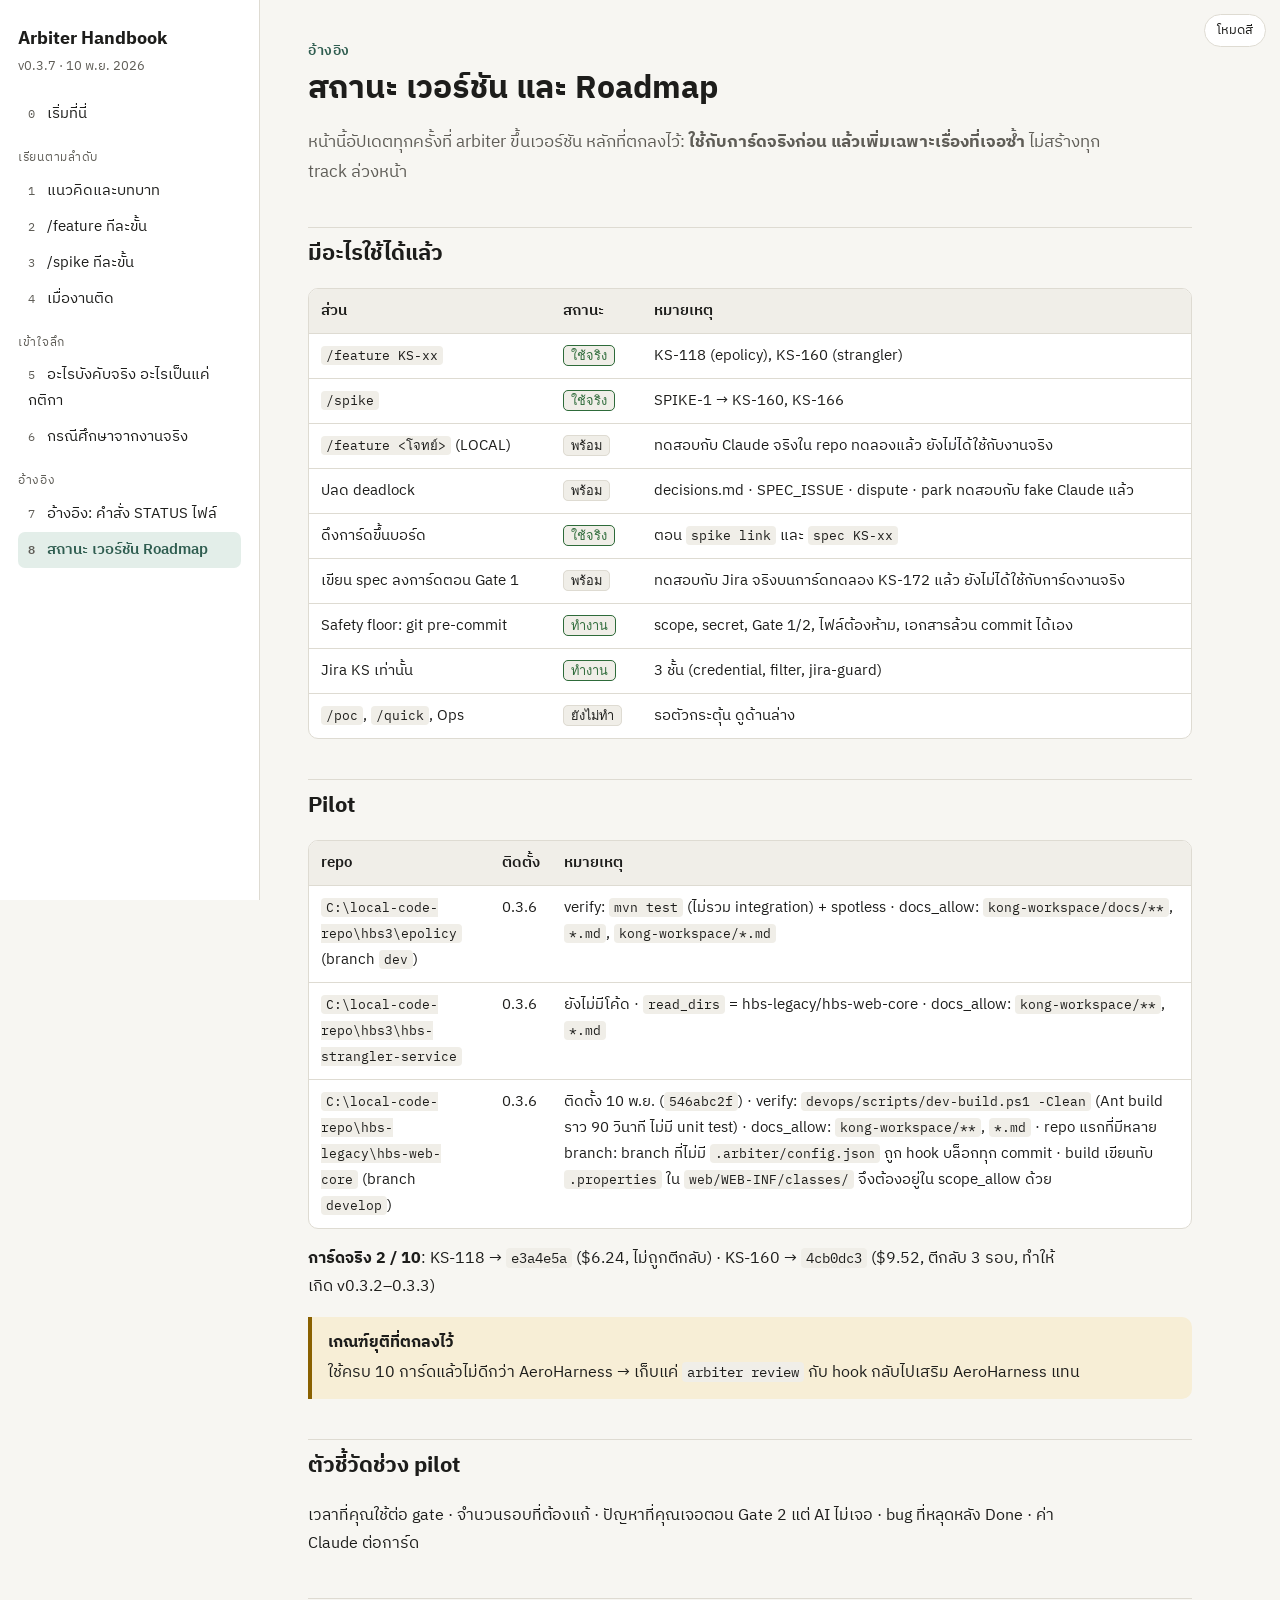
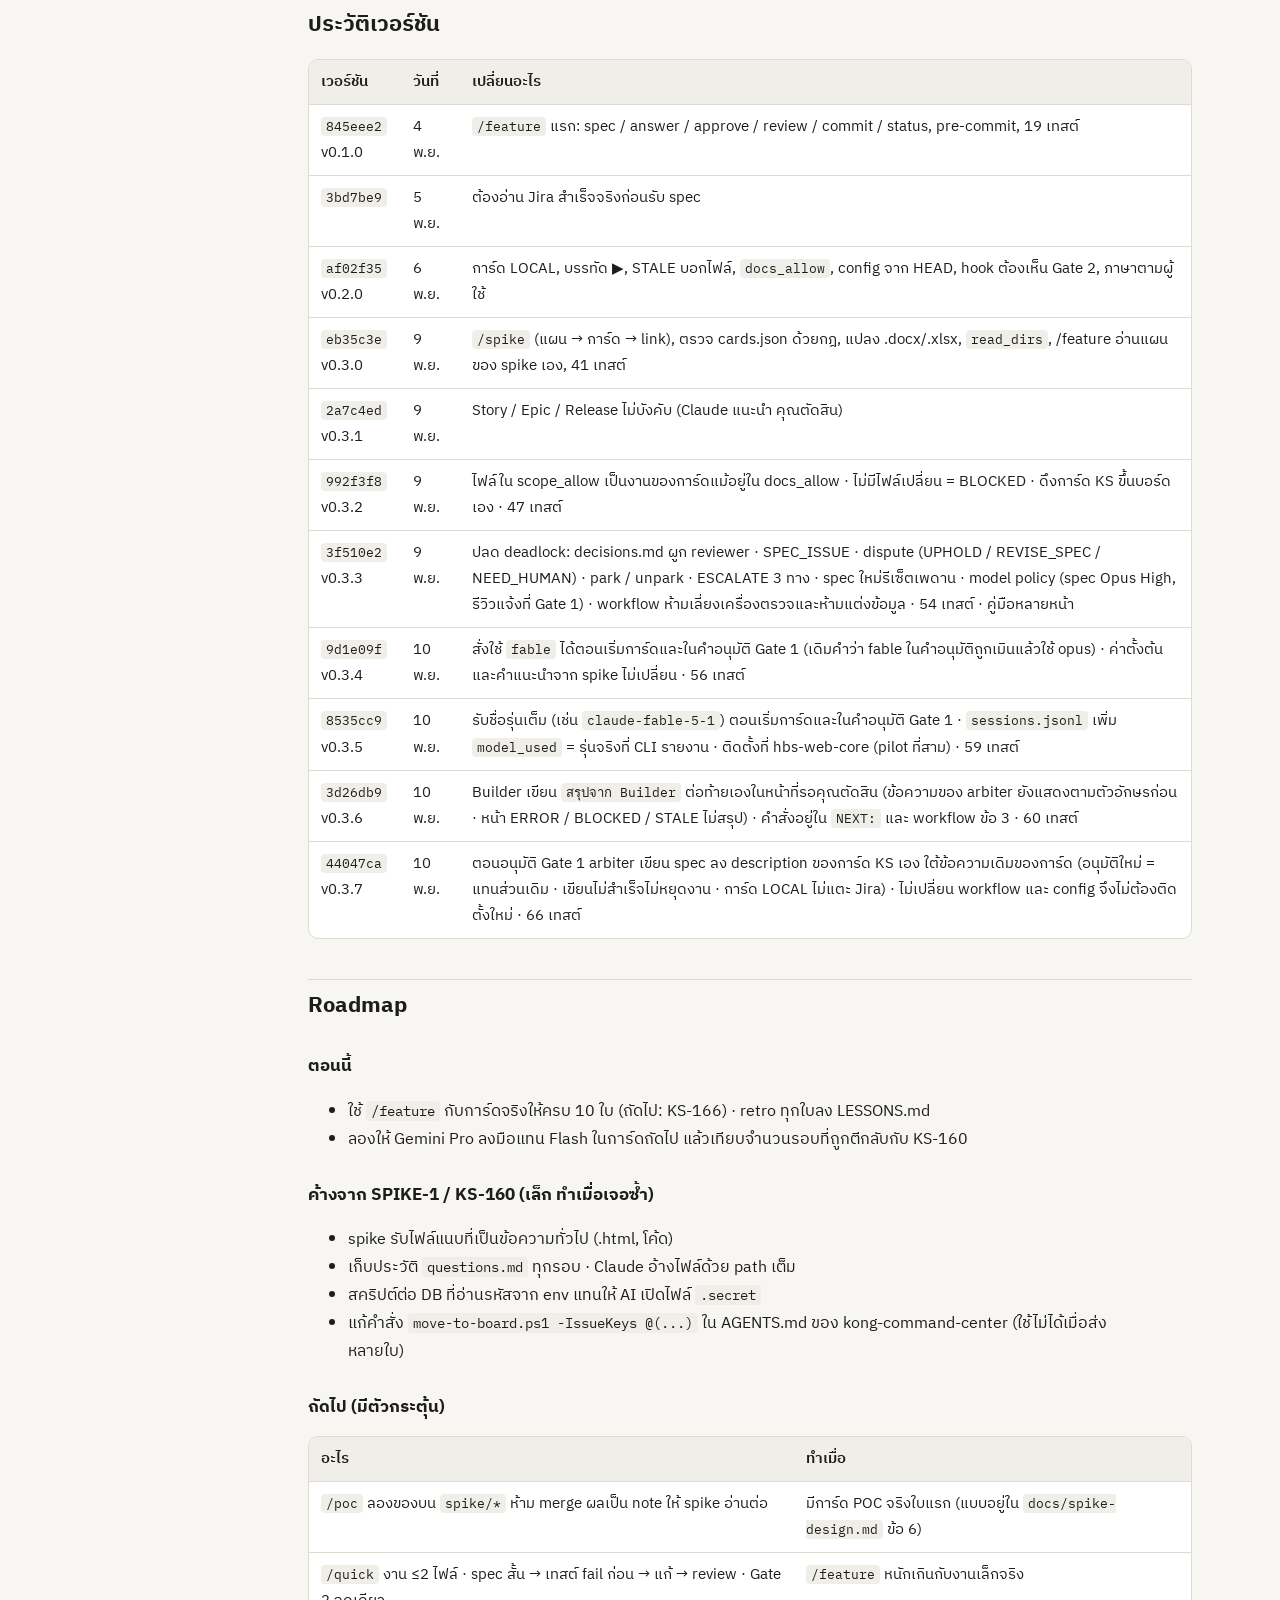
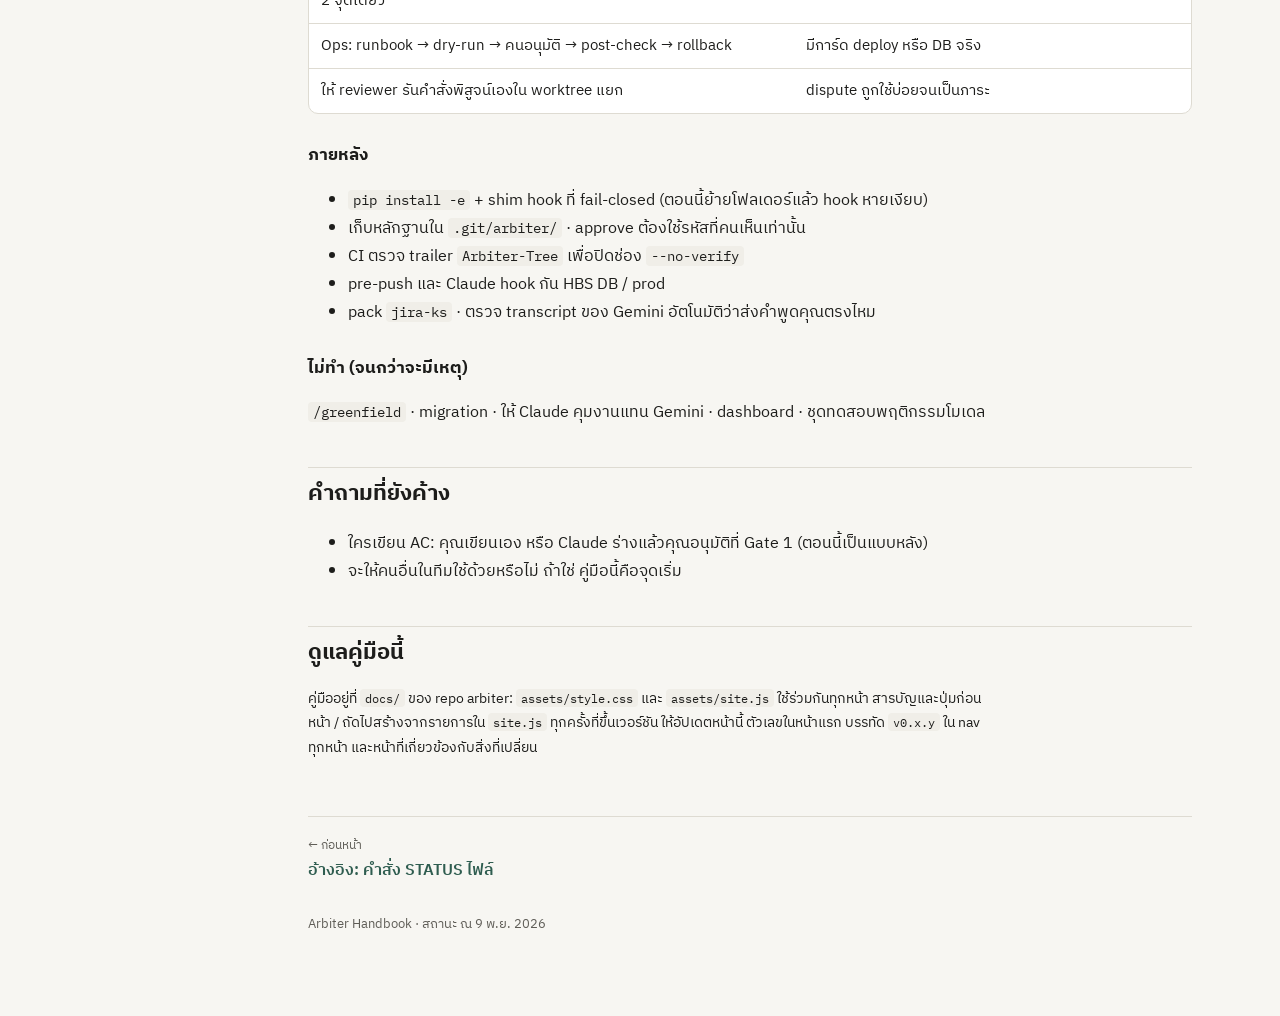
<file: docs/roadmap.html>
<!doctype html>
<html lang="th">
<head>
<meta charset="utf-8">
<meta name="viewport" content="width=device-width, initial-scale=1">
<title>สถานะและ Roadmap · Arbiter</title>
<link rel="preconnect" href="https://fonts.googleapis.com">
<link rel="preconnect" href="https://fonts.gstatic.com" crossorigin>
<link href="https://fonts.googleapis.com/css2?family=IBM+Plex+Sans+Thai:wght@400;500;600;700&family=IBM+Plex+Mono:wght@400;500&display=swap" rel="stylesheet">
<link rel="stylesheet" href="assets/style.css">
</head>
<body>
<button class="theme-btn" id="themeBtn" type="button">โหมดสี</button>
<div class="wrap">
<nav class="toc" aria-label="สารบัญ">
  <div class="brand">Arbiter Handbook</div>
  <div class="ver">v0.3.7 · 10 พ.ย. 2026</div>
  <div class="links"><a href="index.html">เริ่มที่นี่</a><a href="concepts.html">แนวคิดและบทบาท</a><a href="feature.html">/feature</a><a href="spike.html">/spike</a><a href="stuck.html">เมื่องานติด</a><a href="safety.html">อะไรบังคับจริง</a><a href="cases.html">กรณีศึกษา</a><a href="reference.html">อ้างอิง</a><a href="roadmap.html">Roadmap</a></div>
</nav>
<main>

<div class="eyebrow">อ้างอิง</div>
<h1>สถานะ เวอร์ชัน และ Roadmap</h1>
<p class="lede">หน้านี้อัปเดตทุกครั้งที่ arbiter ขึ้นเวอร์ชัน หลักที่ตกลงไว้: <b>ใช้กับการ์ดจริงก่อน แล้วเพิ่มเฉพาะเรื่องที่เจอซ้ำ</b> ไม่สร้างทุก track ล่วงหน้า</p>

<h2>มีอะไรใช้ได้แล้ว</h2>
<div class="tbl"><table>
  <tr><th>ส่วน</th><th>สถานะ</th><th>หมายเหตุ</th></tr>
  <tr><td><code>/feature KS-xx</code></td><td><span class="st ok">ใช้จริง</span></td><td>KS-118 (epolicy), KS-160 (strangler)</td></tr>
  <tr><td><code>/spike</code></td><td><span class="st ok">ใช้จริง</span></td><td>SPIKE-1 → KS-160, KS-166</td></tr>
  <tr><td><code>/feature &lt;โจทย์&gt;</code> (LOCAL)</td><td><span class="st">พร้อม</span></td><td>ทดสอบกับ Claude จริงใน repo ทดลองแล้ว ยังไม่ได้ใช้กับงานจริง</td></tr>
  <tr><td>ปลด deadlock</td><td><span class="st">พร้อม</span></td><td>decisions.md · SPEC_ISSUE · dispute · park ทดสอบกับ fake Claude แล้ว</td></tr>
  <tr><td>ดึงการ์ดขึ้นบอร์ด</td><td><span class="st ok">ใช้จริง</span></td><td>ตอน <code>spike link</code> และ <code>spec KS-xx</code></td></tr>
  <tr><td>เขียน spec ลงการ์ดตอน Gate 1</td><td><span class="st">พร้อม</span></td><td>ทดสอบกับ Jira จริงบนการ์ดทดลอง KS-172 แล้ว ยังไม่ได้ใช้กับการ์ดงานจริง</td></tr>
  <tr><td>Safety floor: git pre-commit</td><td><span class="st ok">ทำงาน</span></td><td>scope, secret, Gate 1/2, ไฟล์ต้องห้าม, เอกสารล้วน commit ได้เอง</td></tr>
  <tr><td>Jira KS เท่านั้น</td><td><span class="st ok">ทำงาน</span></td><td>3 ชั้น (credential, filter, jira-guard)</td></tr>
  <tr><td><code>/poc</code>, <code>/quick</code>, Ops</td><td><span class="st">ยังไม่ทำ</span></td><td>รอตัวกระตุ้น ดูด้านล่าง</td></tr>
</table></div>

<h2>Pilot</h2>
<div class="tbl"><table>
  <tr><th>repo</th><th>ติดตั้ง</th><th>หมายเหตุ</th></tr>
  <tr><td><code>C:\local-code-repo\hbs3\epolicy</code> (branch <code>dev</code>)</td><td>0.3.6</td><td>verify: <code>mvn test</code> (ไม่รวม integration) + spotless · docs_allow: <code>kong-workspace/docs/**</code>, <code>*.md</code>, <code>kong-workspace/*.md</code></td></tr>
  <tr><td><code>C:\local-code-repo\hbs3\hbs-strangler-service</code></td><td>0.3.6</td><td>ยังไม่มีโค้ด · <code>read_dirs</code> = hbs-legacy/hbs-web-core · docs_allow: <code>kong-workspace/**</code>, <code>*.md</code></td></tr>
  <tr><td><code>C:\local-code-repo\hbs-legacy\hbs-web-core</code> (branch <code>develop</code>)</td><td>0.3.6</td><td>ติดตั้ง 10 พ.ย. (<code>546abc2f</code>) · verify: <code>devops/scripts/dev-build.ps1 -Clean</code> (Ant build ราว 90 วินาที ไม่มี unit test) · docs_allow: <code>kong-workspace/**</code>, <code>*.md</code> · repo แรกที่มีหลาย branch: branch ที่ไม่มี <code>.arbiter/config.json</code> ถูก hook บล็อกทุก commit · build เขียนทับ <code>.properties</code> ใน <code>web/WEB-INF/classes/</code> จึงต้องอยู่ใน scope_allow ด้วย</td></tr>
</table></div>
<p><b>การ์ดจริง 2 / 10</b>: KS-118 → <code>e3a4e5a</code> ($6.24, ไม่ถูกตีกลับ) · KS-160 → <code>4cb0dc3</code> ($9.52, ตีกลับ 3 รอบ, ทำให้เกิด v0.3.2–0.3.3)</p>
<div class="callout warn"><span class="t">เกณฑ์ยุติที่ตกลงไว้</span>
ใช้ครบ 10 การ์ดแล้วไม่ดีกว่า AeroHarness → เก็บแค่ <code>arbiter review</code> กับ hook กลับไปเสริม AeroHarness แทน</div>

<h2>ตัวชี้วัดช่วง pilot</h2>
<p>เวลาที่คุณใช้ต่อ gate · จำนวนรอบที่ต้องแก้ · ปัญหาที่คุณเจอตอน Gate 2 แต่ AI ไม่เจอ · bug ที่หลุดหลัง Done · ค่า Claude ต่อการ์ด</p>

<h2>ประวัติเวอร์ชัน</h2>
<div class="tbl"><table>
  <tr><th>เวอร์ชัน</th><th>วันที่</th><th>เปลี่ยนอะไร</th></tr>
  <tr><td><code>845eee2</code> v0.1.0</td><td>4 พ.ย.</td><td><code>/feature</code> แรก: spec / answer / approve / review / commit / status, pre-commit, 19 เทสต์</td></tr>
  <tr><td><code>3bd7be9</code></td><td>5 พ.ย.</td><td>ต้องอ่าน Jira สำเร็จจริงก่อนรับ spec</td></tr>
  <tr><td><code>af02f35</code> v0.2.0</td><td>6 พ.ย.</td><td>การ์ด LOCAL, บรรทัด ▶, STALE บอกไฟล์, <code>docs_allow</code>, config จาก HEAD, hook ต้องเห็น Gate 2, ภาษาตามผู้ใช้</td></tr>
  <tr><td><code>eb35c3e</code> v0.3.0</td><td>9 พ.ย.</td><td><code>/spike</code> (แผน → การ์ด → link), ตรวจ cards.json ด้วยกฎ, แปลง .docx/.xlsx, <code>read_dirs</code>, /feature อ่านแผนของ spike เอง, 41 เทสต์</td></tr>
  <tr><td><code>2a7c4ed</code> v0.3.1</td><td>9 พ.ย.</td><td>Story / Epic / Release ไม่บังคับ (Claude แนะนำ คุณตัดสิน)</td></tr>
  <tr><td><code>992f3f8</code> v0.3.2</td><td>9 พ.ย.</td><td>ไฟล์ใน scope_allow เป็นงานของการ์ดแม้อยู่ใน docs_allow · ไม่มีไฟล์เปลี่ยน = BLOCKED · ดึงการ์ด KS ขึ้นบอร์ดเอง · 47 เทสต์</td></tr>
  <tr><td><code>3f510e2</code> v0.3.3</td><td>9 พ.ย.</td><td>ปลด deadlock: decisions.md ผูก reviewer · SPEC_ISSUE · dispute (UPHOLD / REVISE_SPEC / NEED_HUMAN) · park / unpark · ESCALATE 3 ทาง · spec ใหม่รีเซ็ตเพดาน · model policy (spec Opus High, รีวิวแจ้งที่ Gate 1) · workflow ห้ามเลี่ยงเครื่องตรวจและห้ามแต่งข้อมูล · 54 เทสต์ · คู่มือหลายหน้า</td></tr>
  <tr><td><code>9d1e09f</code> v0.3.4</td><td>10 พ.ย.</td><td>สั่งใช้ <code>fable</code> ได้ตอนเริ่มการ์ดและในคำอนุมัติ Gate 1 (เดิมคำว่า fable ในคำอนุมัติถูกเมินแล้วใช้ opus) · ค่าตั้งต้นและคำแนะนำจาก spike ไม่เปลี่ยน · 56 เทสต์</td></tr>
  <tr><td><code>8535cc9</code> v0.3.5</td><td>10 พ.ย.</td><td>รับชื่อรุ่นเต็ม (เช่น <code>claude-fable-5-1</code>) ตอนเริ่มการ์ดและในคำอนุมัติ Gate 1 · <code>sessions.jsonl</code> เพิ่ม <code>model_used</code> = รุ่นจริงที่ CLI รายงาน · ติดตั้งที่ hbs-web-core (pilot ที่สาม) · 59 เทสต์</td></tr>
  <tr><td><code>3d26db9</code> v0.3.6</td><td>10 พ.ย.</td><td>Builder เขียน <code>สรุปจาก Builder</code> ต่อท้ายเองในหน้าที่รอคุณตัดสิน (ข้อความของ arbiter ยังแสดงตามตัวอักษรก่อน · หน้า ERROR / BLOCKED / STALE ไม่สรุป) · คำสั่งอยู่ใน <code>NEXT:</code> และ workflow ข้อ 3 · 60 เทสต์</td></tr>
  <tr><td><code>44047ca</code> v0.3.7</td><td>10 พ.ย.</td><td>ตอนอนุมัติ Gate 1 arbiter เขียน spec ลง description ของการ์ด KS เอง ใต้ข้อความเดิมของการ์ด (อนุมัติใหม่ = แทนส่วนเดิม · เขียนไม่สำเร็จไม่หยุดงาน · การ์ด LOCAL ไม่แตะ Jira) · ไม่เปลี่ยน workflow และ config จึงไม่ต้องติดตั้งใหม่ · 66 เทสต์</td></tr>
</table></div>

<h2>Roadmap</h2>
<h3>ตอนนี้</h3>
<ul>
  <li>ใช้ <code>/feature</code> กับการ์ดจริงให้ครบ 10 ใบ (ถัดไป: KS-166) · retro ทุกใบลง LESSONS.md</li>
  <li>ลองให้ Gemini Pro ลงมือแทน Flash ในการ์ดถัดไป แล้วเทียบจำนวนรอบที่ถูกตีกลับกับ KS-160</li>
</ul>
<h3>ค้างจาก SPIKE-1 / KS-160 (เล็ก ทำเมื่อเจอซ้ำ)</h3>
<ul>
  <li>spike รับไฟล์แนบที่เป็นข้อความทั่วไป (.html, โค้ด)</li>
  <li>เก็บประวัติ <code>questions.md</code> ทุกรอบ · Claude อ้างไฟล์ด้วย path เต็ม</li>
  <li>สคริปต์ต่อ DB ที่อ่านรหัสจาก env แทนให้ AI เปิดไฟล์ <code>.secret</code></li>
  <li>แก้คำสั่ง <code>move-to-board.ps1 -IssueKeys @(...)</code> ใน AGENTS.md ของ kong-command-center (ใช้ไม่ได้เมื่อส่งหลายใบ)</li>
</ul>
<h3>ถัดไป (มีตัวกระตุ้น)</h3>
<div class="tbl"><table>
  <tr><th>อะไร</th><th>ทำเมื่อ</th></tr>
  <tr><td><code>/poc</code> ลองของบน <code>spike/*</code> ห้าม merge ผลเป็น note ให้ spike อ่านต่อ</td><td>มีการ์ด POC จริงใบแรก (แบบอยู่ใน <code>docs/spike-design.md</code> ข้อ 6)</td></tr>
  <tr><td><code>/quick</code> งาน ≤2 ไฟล์ · spec สั้น → เทสต์ fail ก่อน → แก้ → review · Gate 2 จุดเดียว</td><td><code>/feature</code> หนักเกินกับงานเล็กจริง</td></tr>
  <tr><td>Ops: runbook → dry-run → คนอนุมัติ → post-check → rollback</td><td>มีการ์ด deploy หรือ DB จริง</td></tr>
  <tr><td>ให้ reviewer รันคำสั่งพิสูจน์เองใน worktree แยก</td><td>dispute ถูกใช้บ่อยจนเป็นภาระ</td></tr>
</table></div>
<h3>ภายหลัง</h3>
<ul>
  <li><code>pip install -e</code> + shim hook ที่ fail-closed (ตอนนี้ย้ายโฟลเดอร์แล้ว hook หายเงียบ)</li>
  <li>เก็บหลักฐานใน <code>.git/arbiter/</code> · approve ต้องใช้รหัสที่คนเห็นเท่านั้น</li>
  <li>CI ตรวจ trailer <code>Arbiter-Tree</code> เพื่อปิดช่อง <code>--no-verify</code></li>
  <li>pre-push และ Claude hook กัน HBS DB / prod</li>
  <li>pack <code>jira-ks</code> · ตรวจ transcript ของ Gemini อัตโนมัติว่าส่งคำพูดคุณตรงไหม</li>
</ul>
<h3>ไม่ทำ (จนกว่าจะมีเหตุ)</h3>
<p><code>/greenfield</code> · migration · ให้ Claude คุมงานแทน Gemini · dashboard · ชุดทดสอบพฤติกรรมโมเดล</p>

<h2>คำถามที่ยังค้าง</h2>
<ul>
  <li>ใครเขียน AC: คุณเขียนเอง หรือ Claude ร่างแล้วคุณอนุมัติที่ Gate 1 (ตอนนี้เป็นแบบหลัง)</li>
  <li>จะให้คนอื่นในทีมใช้ด้วยหรือไม่ ถ้าใช่ คู่มือนี้คือจุดเริ่ม</li>
</ul>

<h2>ดูแลคู่มือนี้</h2>
<p class="small">คู่มืออยู่ที่ <code>docs/</code> ของ repo arbiter: <code>assets/style.css</code> และ <code>assets/site.js</code> ใช้ร่วมกันทุกหน้า สารบัญและปุ่มก่อนหน้า / ถัดไปสร้างจากรายการใน <code>site.js</code>
ทุกครั้งที่ขึ้นเวอร์ชัน ให้อัปเดตหน้านี้ ตัวเลขในหน้าแรก บรรทัด <code>v0.x.y</code> ใน nav ทุกหน้า และหน้าที่เกี่ยวข้องกับสิ่งที่เปลี่ยน</p>

<div class="pager"></div>
<footer class="foot">Arbiter Handbook · สถานะ ณ 9 พ.ย. 2026</footer>
</main>
</div>
<script src="assets/site.js"></script>
</body>
</html>
</file>
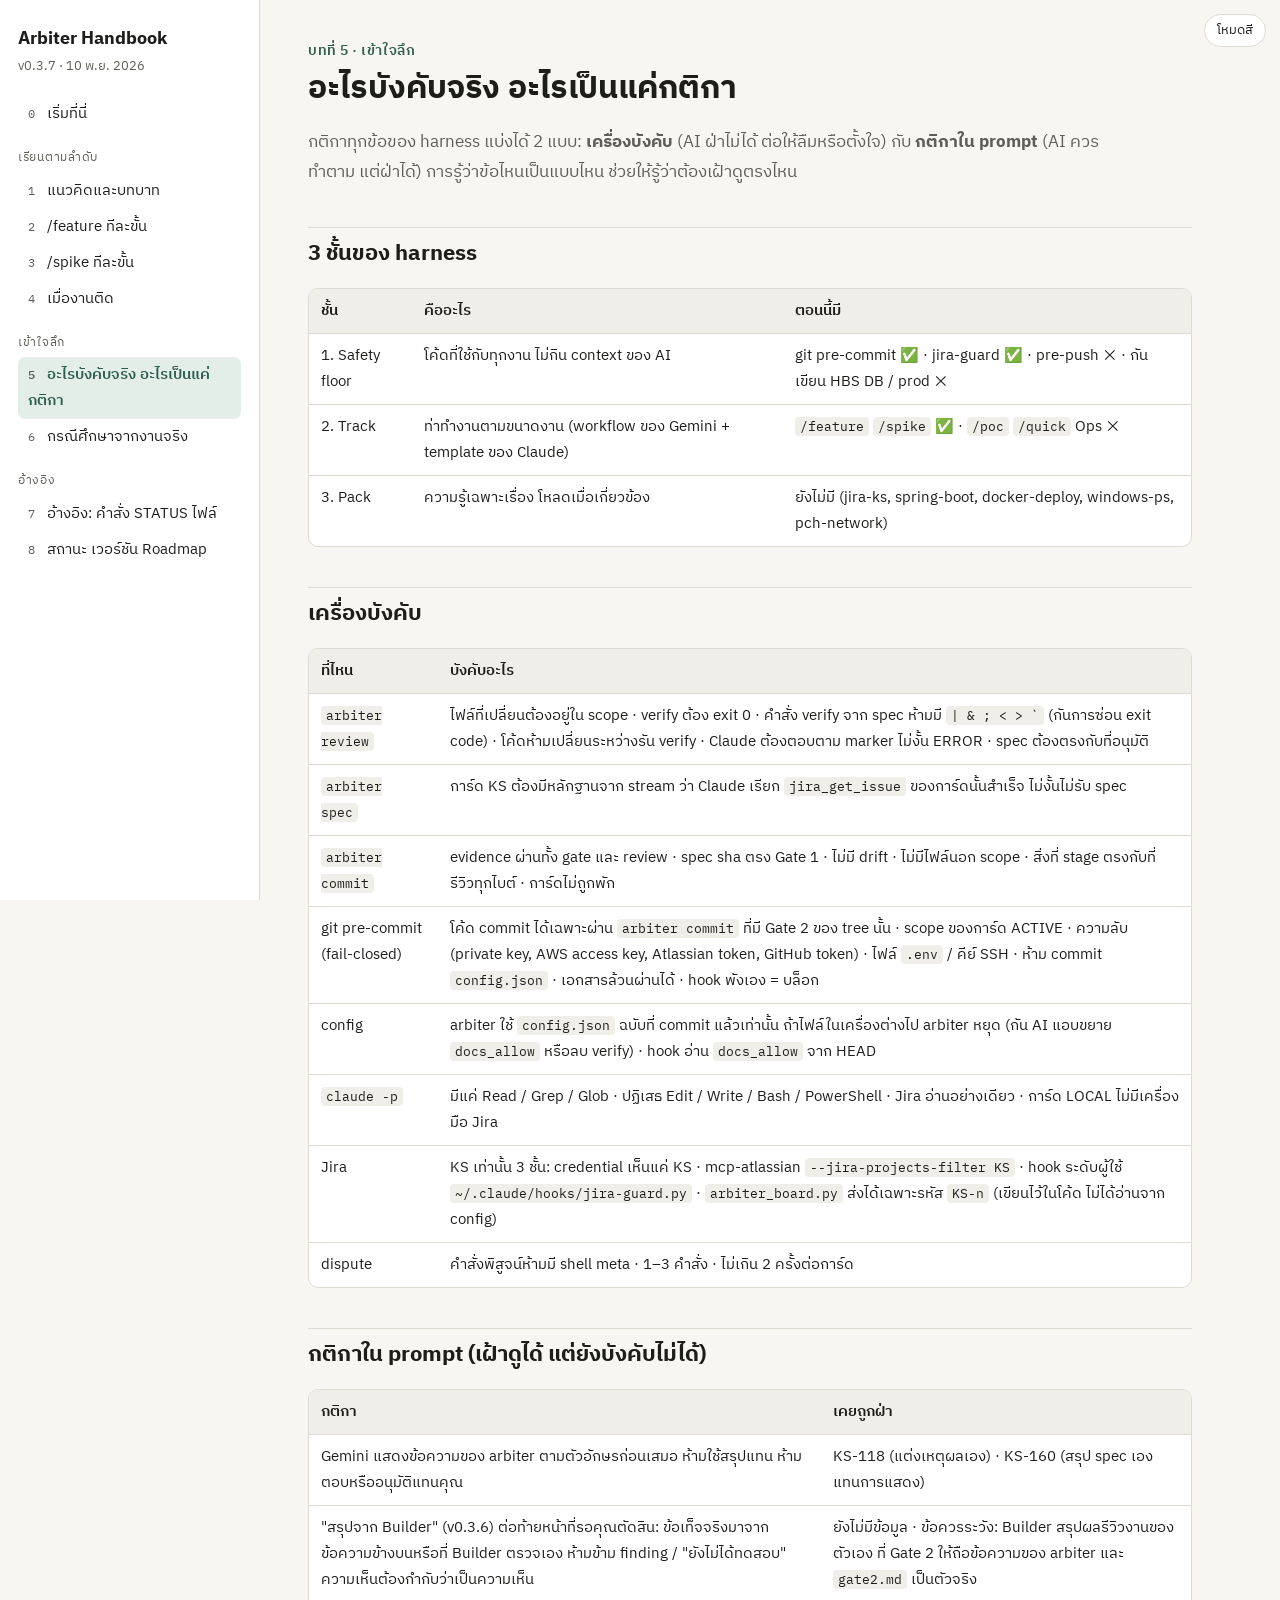
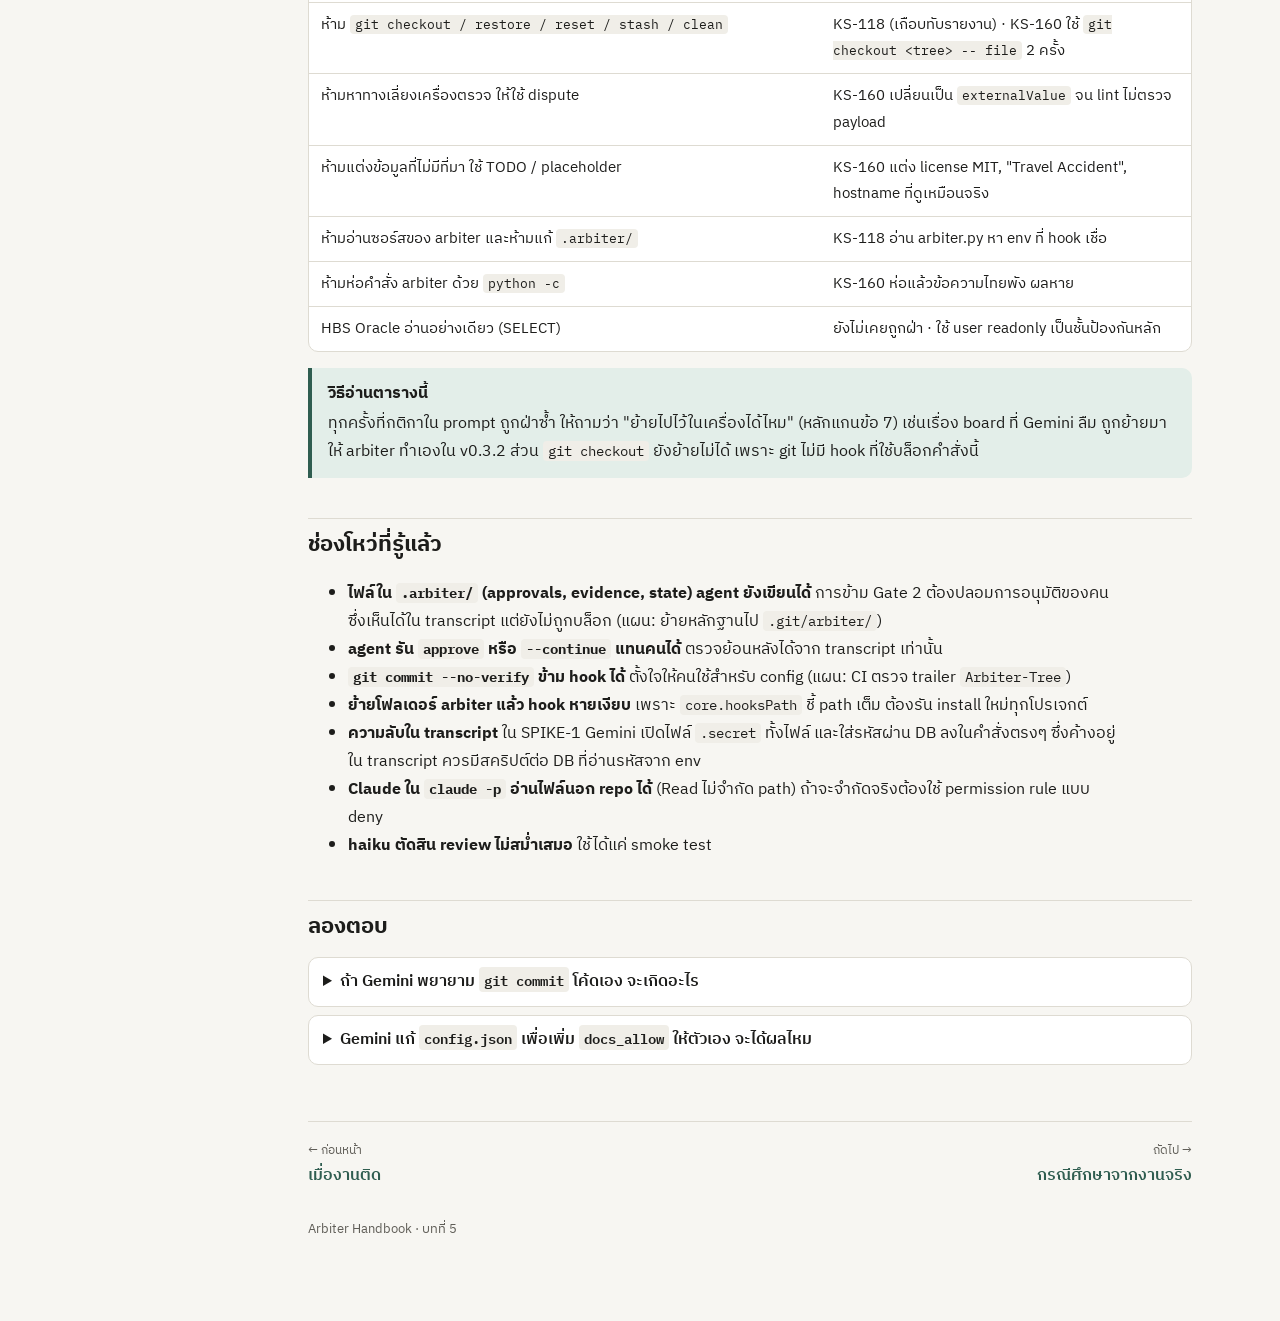
<file: docs/safety.html>
<!doctype html>
<html lang="th">
<head>
<meta charset="utf-8">
<meta name="viewport" content="width=device-width, initial-scale=1">
<title>อะไรบังคับจริง · Arbiter</title>
<link rel="preconnect" href="https://fonts.googleapis.com">
<link rel="preconnect" href="https://fonts.gstatic.com" crossorigin>
<link href="https://fonts.googleapis.com/css2?family=IBM+Plex+Sans+Thai:wght@400;500;600;700&family=IBM+Plex+Mono:wght@400;500&display=swap" rel="stylesheet">
<link rel="stylesheet" href="assets/style.css">
</head>
<body>
<button class="theme-btn" id="themeBtn" type="button">โหมดสี</button>
<div class="wrap">
<nav class="toc" aria-label="สารบัญ">
  <div class="brand">Arbiter Handbook</div>
  <div class="ver">v0.3.7 · 10 พ.ย. 2026</div>
  <div class="links"><a href="index.html">เริ่มที่นี่</a><a href="concepts.html">แนวคิดและบทบาท</a><a href="feature.html">/feature</a><a href="spike.html">/spike</a><a href="stuck.html">เมื่องานติด</a><a href="safety.html">อะไรบังคับจริง</a><a href="cases.html">กรณีศึกษา</a><a href="reference.html">อ้างอิง</a><a href="roadmap.html">Roadmap</a></div>
</nav>
<main>

<div class="eyebrow">บทที่ 5 · เข้าใจลึก</div>
<h1>อะไรบังคับจริง อะไรเป็นแค่กติกา</h1>
<p class="lede">กติกาทุกข้อของ harness แบ่งได้ 2 แบบ: <b>เครื่องบังคับ</b> (AI ฝ่าไม่ได้ ต่อให้ลืมหรือตั้งใจ) กับ <b>กติกาใน prompt</b> (AI ควรทำตาม แต่ฝ่าได้)
การรู้ว่าข้อไหนเป็นแบบไหน ช่วยให้รู้ว่าต้องเฝ้าดูตรงไหน</p>

<h2>3 ชั้นของ harness</h2>
<div class="tbl"><table>
  <tr><th>ชั้น</th><th>คืออะไร</th><th>ตอนนี้มี</th></tr>
  <tr><td>1. Safety floor</td><td>โค้ดที่ใช้กับทุกงาน ไม่กิน context ของ AI</td><td>git pre-commit ✅ · jira-guard ✅ · pre-push ❌ · กันเขียน HBS DB / prod ❌</td></tr>
  <tr><td>2. Track</td><td>ท่าทำงานตามขนาดงาน (workflow ของ Gemini + template ของ Claude)</td><td><code>/feature</code> <code>/spike</code> ✅ · <code>/poc</code> <code>/quick</code> Ops ❌</td></tr>
  <tr><td>3. Pack</td><td>ความรู้เฉพาะเรื่อง โหลดเมื่อเกี่ยวข้อง</td><td>ยังไม่มี (jira-ks, spring-boot, docker-deploy, windows-ps, pch-network)</td></tr>
</table></div>

<h2 id="enforced">เครื่องบังคับ</h2>
<div class="tbl"><table>
  <tr><th>ที่ไหน</th><th>บังคับอะไร</th></tr>
  <tr><td><code>arbiter review</code></td><td>ไฟล์ที่เปลี่ยนต้องอยู่ใน scope · verify ต้อง exit 0 · คำสั่ง verify จาก spec ห้ามมี <code>| &amp; ; &lt; &gt; `</code> (กันการซ่อน exit code) · โค้ดห้ามเปลี่ยนระหว่างรัน verify · Claude ต้องตอบตาม marker ไม่งั้น ERROR · spec ต้องตรงกับที่อนุมัติ</td></tr>
  <tr><td><code>arbiter spec</code></td><td>การ์ด KS ต้องมีหลักฐานจาก stream ว่า Claude เรียก <code>jira_get_issue</code> ของการ์ดนั้นสำเร็จ ไม่งั้นไม่รับ spec</td></tr>
  <tr><td><code>arbiter commit</code></td><td>evidence ผ่านทั้ง gate และ review · spec sha ตรง Gate 1 · ไม่มี drift · ไม่มีไฟล์นอก scope · สิ่งที่ stage ตรงกับที่รีวิวทุกไบต์ · การ์ดไม่ถูกพัก</td></tr>
  <tr><td>git pre-commit (fail-closed)</td><td>โค้ด commit ได้เฉพาะผ่าน <code>arbiter commit</code> ที่มี Gate 2 ของ tree นั้น · scope ของการ์ด ACTIVE · ความลับ (private key, AWS access key, Atlassian token, GitHub token) · ไฟล์ <code>.env</code> / คีย์ SSH · ห้าม commit <code>config.json</code> · เอกสารล้วนผ่านได้ · hook พังเอง = บล็อก</td></tr>
  <tr><td>config</td><td>arbiter ใช้ <code>config.json</code> ฉบับที่ commit แล้วเท่านั้น ถ้าไฟล์ในเครื่องต่างไป arbiter หยุด (กัน AI แอบขยาย <code>docs_allow</code> หรือลบ verify) · hook อ่าน <code>docs_allow</code> จาก HEAD</td></tr>
  <tr><td><code>claude -p</code></td><td>มีแค่ Read / Grep / Glob · ปฏิเสธ Edit / Write / Bash / PowerShell · Jira อ่านอย่างเดียว · การ์ด LOCAL ไม่มีเครื่องมือ Jira</td></tr>
  <tr><td>Jira</td><td>KS เท่านั้น 3 ชั้น: credential เห็นแค่ KS · mcp-atlassian <code>--jira-projects-filter KS</code> · hook ระดับผู้ใช้ <code>~/.claude/hooks/jira-guard.py</code> · <code>arbiter_board.py</code> ส่งได้เฉพาะรหัส <code>KS-n</code> (เขียนไว้ในโค้ด ไม่ได้อ่านจาก config)</td></tr>
  <tr><td>dispute</td><td>คำสั่งพิสูจน์ห้ามมี shell meta · 1–3 คำสั่ง · ไม่เกิน 2 ครั้งต่อการ์ด</td></tr>
</table></div>

<h2 id="prompt-only">กติกาใน prompt (เฝ้าดูได้ แต่ยังบังคับไม่ได้)</h2>
<div class="tbl"><table>
  <tr><th>กติกา</th><th>เคยถูกฝ่า</th></tr>
  <tr><td>Gemini แสดงข้อความของ arbiter ตามตัวอักษรก่อนเสมอ ห้ามใช้สรุปแทน ห้ามตอบหรืออนุมัติแทนคุณ</td><td>KS-118 (แต่งเหตุผลเอง) · KS-160 (สรุป spec เองแทนการแสดง)</td></tr>
  <tr><td>"สรุปจาก Builder" (v0.3.6) ต่อท้ายหน้าที่รอคุณตัดสิน: ข้อเท็จจริงมาจากข้อความข้างบนหรือที่ Builder ตรวจเอง ห้ามข้าม finding / "ยังไม่ได้ทดสอบ" ความเห็นต้องกำกับว่าเป็นความเห็น</td><td>ยังไม่มีข้อมูล · ข้อควรระวัง: Builder สรุปผลรีวิวงานของตัวเอง ที่ Gate 2 ให้ถือข้อความของ arbiter และ <code>gate2.md</code> เป็นตัวจริง</td></tr>
  <tr><td>ห้าม <code>git checkout / restore / reset / stash / clean</code></td><td>KS-118 (เกือบทับรายงาน) · KS-160 ใช้ <code>git checkout &lt;tree&gt; -- file</code> 2 ครั้ง</td></tr>
  <tr><td>ห้ามหาทางเลี่ยงเครื่องตรวจ ให้ใช้ dispute</td><td>KS-160 เปลี่ยนเป็น <code>externalValue</code> จน lint ไม่ตรวจ payload</td></tr>
  <tr><td>ห้ามแต่งข้อมูลที่ไม่มีที่มา ใช้ TODO / placeholder</td><td>KS-160 แต่ง license MIT, "Travel Accident", hostname ที่ดูเหมือนจริง</td></tr>
  <tr><td>ห้ามอ่านซอร์สของ arbiter และห้ามแก้ <code>.arbiter/</code></td><td>KS-118 อ่าน arbiter.py หา env ที่ hook เชื่อ</td></tr>
  <tr><td>ห้ามห่อคำสั่ง arbiter ด้วย <code>python -c</code></td><td>KS-160 ห่อแล้วข้อความไทยพัง ผลหาย</td></tr>
  <tr><td>HBS Oracle อ่านอย่างเดียว (SELECT)</td><td>ยังไม่เคยถูกฝ่า · ใช้ user readonly เป็นชั้นป้องกันหลัก</td></tr>
</table></div>
<div class="callout"><span class="t">วิธีอ่านตารางนี้</span>
ทุกครั้งที่กติกาใน prompt ถูกฝ่าซ้ำ ให้ถามว่า "ย้ายไปไว้ในเครื่องได้ไหม" (หลักแกนข้อ 7) เช่นเรื่อง board ที่ Gemini ลืม ถูกย้ายมาให้ arbiter ทำเองใน v0.3.2
ส่วน <code>git checkout</code> ยังย้ายไม่ได้ เพราะ git ไม่มี hook ที่ใช้บล็อกคำสั่งนี้</div>

<h2 id="gaps">ช่องโหว่ที่รู้แล้ว</h2>
<ul>
  <li><b>ไฟล์ใน <code>.arbiter/</code> (approvals, evidence, state) agent ยังเขียนได้</b> การข้าม Gate 2 ต้องปลอมการอนุมัติของคน ซึ่งเห็นได้ใน transcript แต่ยังไม่ถูกบล็อก (แผน: ย้ายหลักฐานไป <code>.git/arbiter/</code>)</li>
  <li><b>agent รัน <code>approve</code> หรือ <code>--continue</code> แทนคนได้</b> ตรวจย้อนหลังได้จาก transcript เท่านั้น</li>
  <li><b><code>git commit --no-verify</code> ข้าม hook ได้</b> ตั้งใจให้คนใช้สำหรับ config (แผน: CI ตรวจ trailer <code>Arbiter-Tree</code>)</li>
  <li><b>ย้ายโฟลเดอร์ arbiter แล้ว hook หายเงียบ</b> เพราะ <code>core.hooksPath</code> ชี้ path เต็ม ต้องรัน install ใหม่ทุกโปรเจกต์</li>
  <li><b>ความลับใน transcript</b> ใน SPIKE-1 Gemini เปิดไฟล์ <code>.secret</code> ทั้งไฟล์ และใส่รหัสผ่าน DB ลงในคำสั่งตรงๆ ซึ่งค้างอยู่ใน transcript ควรมีสคริปต์ต่อ DB ที่อ่านรหัสจาก env</li>
  <li><b>Claude ใน <code>claude -p</code> อ่านไฟล์นอก repo ได้</b> (Read ไม่จำกัด path) ถ้าจะจำกัดจริงต้องใช้ permission rule แบบ deny</li>
  <li><b>haiku ตัดสิน review ไม่สม่ำเสมอ</b> ใช้ได้แค่ smoke test</li>
</ul>

<h2>ลองตอบ</h2>
<details class="q"><summary>ถ้า Gemini พยายาม <code>git commit</code> โค้ดเอง จะเกิดอะไร</summary>
pre-commit hook บล็อก เพราะโค้ด commit ได้เฉพาะผ่าน <code>arbiter commit</code> ที่มี Gate 2 ของ tree นั้น เว้นแต่ใช้ <code>--no-verify</code> ซึ่งเห็นได้ใน transcript</details>
<details class="q"><summary>Gemini แก้ <code>config.json</code> เพื่อเพิ่ม <code>docs_allow</code> ให้ตัวเอง จะได้ผลไหม</summary>
ไม่ได้ arbiter ใช้ config ฉบับที่ commit แล้วเท่านั้น และจะหยุดทำงานทันทีที่เห็นว่าไฟล์ในเครื่องต่างไป hook ก็ไม่ให้ commit config.json</details>

<div class="pager"></div>
<footer class="foot">Arbiter Handbook · บทที่ 5</footer>
</main>
</div>
<script src="assets/site.js"></script>
</body>
</html>
</file>
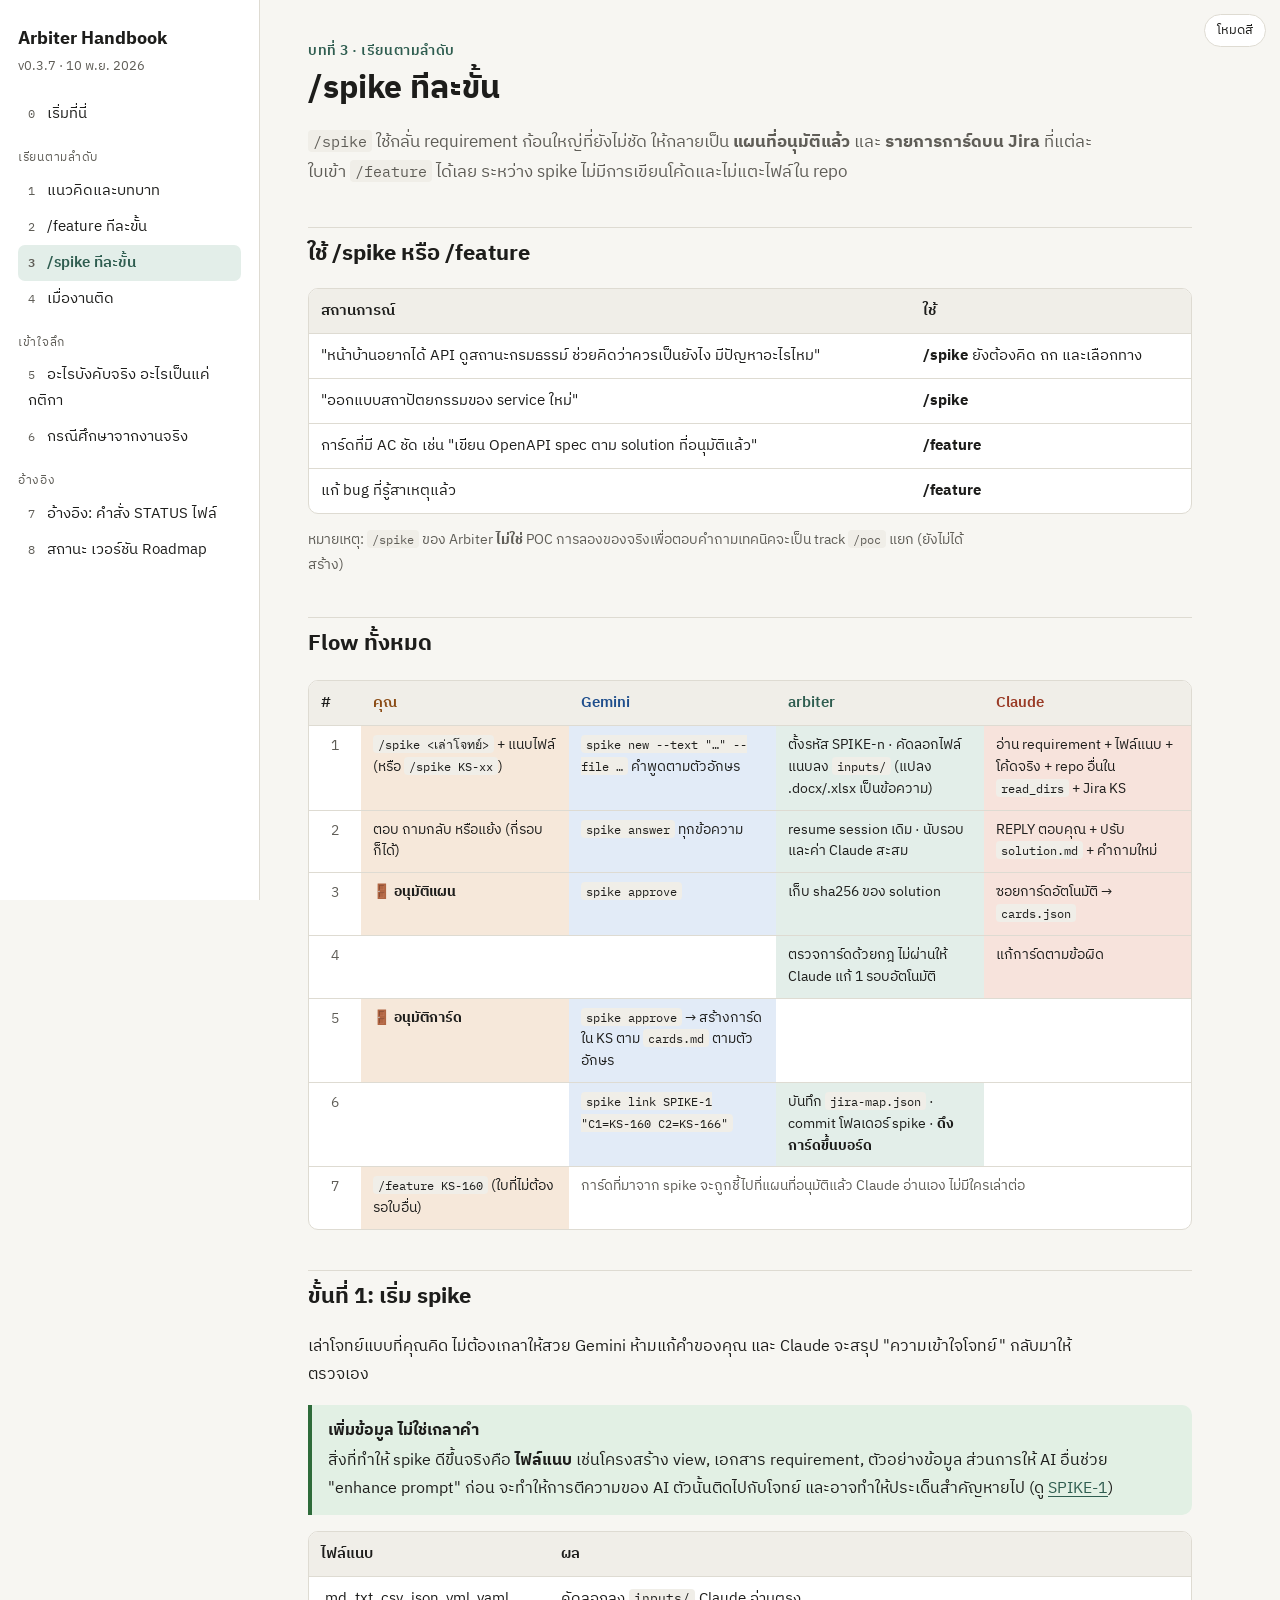
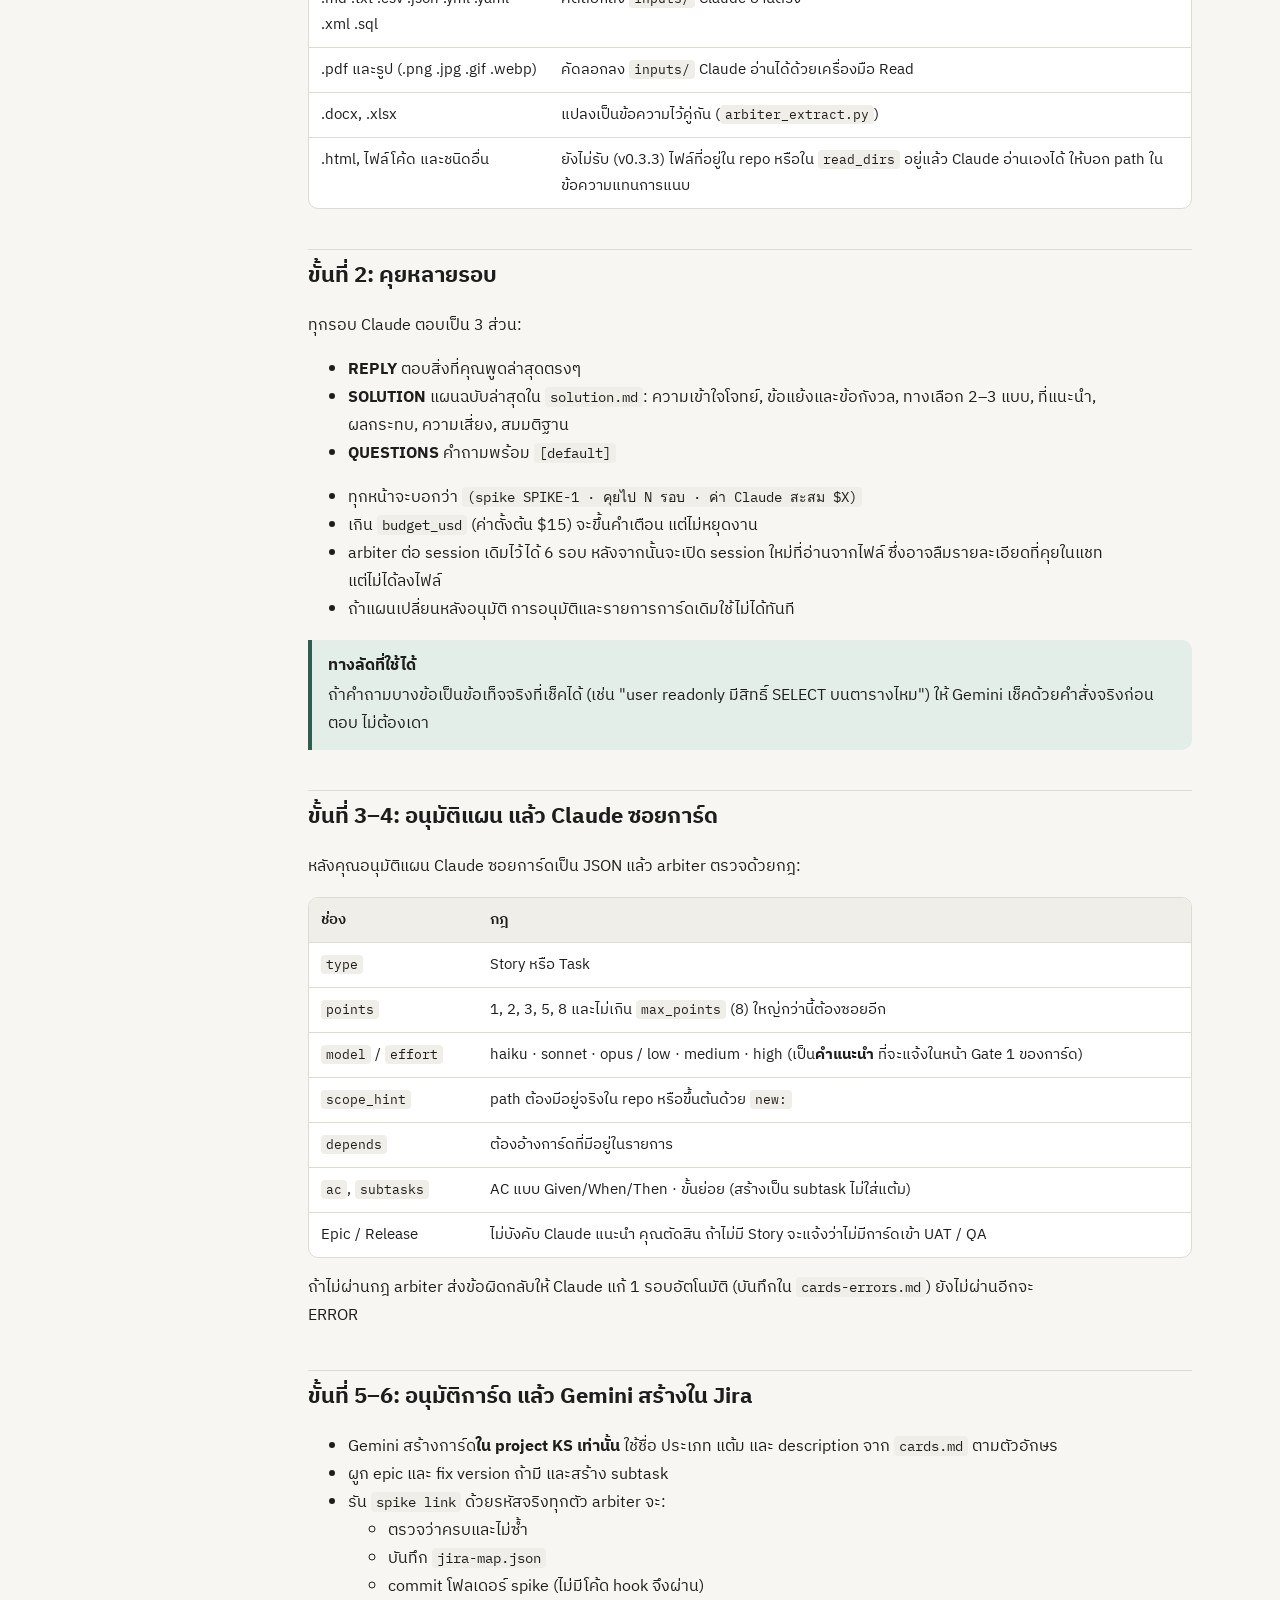
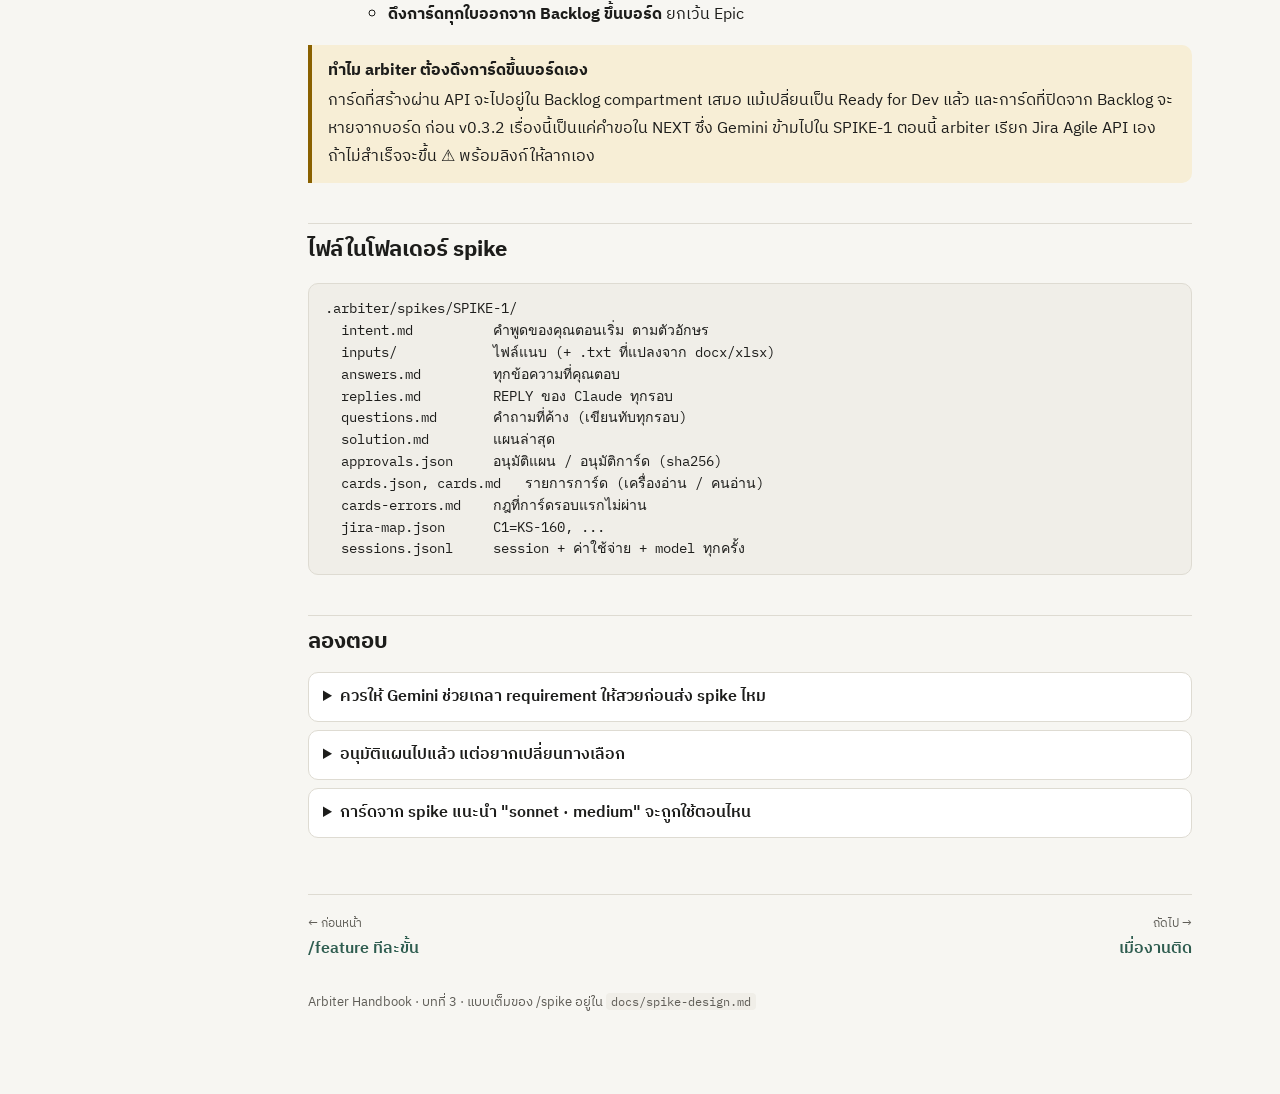
<file: docs/spike.html>
<!doctype html>
<html lang="th">
<head>
<meta charset="utf-8">
<meta name="viewport" content="width=device-width, initial-scale=1">
<title>/spike ทีละขั้น · Arbiter</title>
<link rel="preconnect" href="https://fonts.googleapis.com">
<link rel="preconnect" href="https://fonts.gstatic.com" crossorigin>
<link href="https://fonts.googleapis.com/css2?family=IBM+Plex+Sans+Thai:wght@400;500;600;700&family=IBM+Plex+Mono:wght@400;500&display=swap" rel="stylesheet">
<link rel="stylesheet" href="assets/style.css">
</head>
<body>
<button class="theme-btn" id="themeBtn" type="button">โหมดสี</button>
<div class="wrap">
<nav class="toc" aria-label="สารบัญ">
  <div class="brand">Arbiter Handbook</div>
  <div class="ver">v0.3.7 · 10 พ.ย. 2026</div>
  <div class="links"><a href="index.html">เริ่มที่นี่</a><a href="concepts.html">แนวคิดและบทบาท</a><a href="feature.html">/feature</a><a href="spike.html">/spike</a><a href="stuck.html">เมื่องานติด</a><a href="safety.html">อะไรบังคับจริง</a><a href="cases.html">กรณีศึกษา</a><a href="reference.html">อ้างอิง</a><a href="roadmap.html">Roadmap</a></div>
</nav>
<main>

<div class="eyebrow">บทที่ 3 · เรียนตามลำดับ</div>
<h1>/spike ทีละขั้น</h1>
<p class="lede"><code>/spike</code> ใช้กลั่น requirement ก้อนใหญ่ที่ยังไม่ชัด ให้กลายเป็น <b>แผนที่อนุมัติแล้ว</b> และ <b>รายการการ์ดบน Jira</b> ที่แต่ละใบเข้า <code>/feature</code> ได้เลย
ระหว่าง spike ไม่มีการเขียนโค้ดและไม่แตะไฟล์ใน repo</p>

<h2>ใช้ /spike หรือ /feature</h2>
<div class="tbl"><table>
  <tr><th>สถานการณ์</th><th>ใช้</th></tr>
  <tr><td>"หน้าบ้านอยากได้ API ดูสถานะกรมธรรม์ ช่วยคิดว่าควรเป็นยังไง มีปัญหาอะไรไหม"</td><td><b>/spike</b> ยังต้องคิด ถก และเลือกทาง</td></tr>
  <tr><td>"ออกแบบสถาปัตยกรรมของ service ใหม่"</td><td><b>/spike</b></td></tr>
  <tr><td>การ์ดที่มี AC ชัด เช่น "เขียน OpenAPI spec ตาม solution ที่อนุมัติแล้ว"</td><td><b>/feature</b></td></tr>
  <tr><td>แก้ bug ที่รู้สาเหตุแล้ว</td><td><b>/feature</b></td></tr>
</table></div>
<p class="small muted">หมายเหตุ: <code>/spike</code> ของ Arbiter <b>ไม่ใช่</b> POC การลองของจริงเพื่อตอบคำถามเทคนิคจะเป็น track <code>/poc</code> แยก (ยังไม่ได้สร้าง)</p>

<h2>Flow ทั้งหมด</h2>
<div class="lane"><table>
  <tr><th>#</th><th class="h-human">คุณ</th><th class="h-gemini">Gemini</th><th class="h-machine">arbiter</th><th class="h-claude">Claude</th></tr>
  <tr><td class="n">1</td><td class="c-human"><code>/spike &lt;เล่าโจทย์&gt;</code> + แนบไฟล์ (หรือ <code>/spike KS-xx</code>)</td><td class="c-gemini"><code>spike new --text "…" --file …</code> คำพูดตามตัวอักษร</td><td class="c-machine">ตั้งรหัส SPIKE-n · คัดลอกไฟล์แนบลง <code>inputs/</code> (แปลง .docx/.xlsx เป็นข้อความ)</td><td class="c-claude">อ่าน requirement + ไฟล์แนบ + โค้ดจริง + repo อื่นใน <code>read_dirs</code> + Jira KS</td></tr>
  <tr><td class="n">2</td><td class="c-human">ตอบ ถามกลับ หรือแย้ง (กี่รอบก็ได้)</td><td class="c-gemini"><code>spike answer</code> ทุกข้อความ</td><td class="c-machine">resume session เดิม · นับรอบและค่า Claude สะสม</td><td class="c-claude">REPLY ตอบคุณ + ปรับ <code>solution.md</code> + คำถามใหม่</td></tr>
  <tr><td class="n">3</td><td class="c-human">🚪 <b>อนุมัติแผน</b></td><td class="c-gemini"><code>spike approve</code></td><td class="c-machine">เก็บ sha256 ของ solution</td><td class="c-claude">ซอยการ์ดอัตโนมัติ → <code>cards.json</code></td></tr>
  <tr><td class="n">4</td><td></td><td></td><td class="c-machine">ตรวจการ์ดด้วยกฎ ไม่ผ่านให้ Claude แก้ 1 รอบอัตโนมัติ</td><td class="c-claude">แก้การ์ดตามข้อผิด</td></tr>
  <tr><td class="n">5</td><td class="c-human">🚪 <b>อนุมัติการ์ด</b></td><td class="c-gemini"><code>spike approve</code> → สร้างการ์ดใน KS ตาม <code>cards.md</code> ตามตัวอักษร</td><td></td><td></td></tr>
  <tr><td class="n">6</td><td></td><td class="c-gemini"><code>spike link SPIKE-1 "C1=KS-160 C2=KS-166"</code></td><td class="c-machine">บันทึก <code>jira-map.json</code> · commit โฟลเดอร์ spike · <b>ดึงการ์ดขึ้นบอร์ด</b></td><td></td></tr>
  <tr><td class="n">7</td><td class="c-human"><code>/feature KS-160</code> (ใบที่ไม่ต้องรอใบอื่น)</td><td colspan="3" class="small muted">การ์ดที่มาจาก spike จะถูกชี้ไปที่แผนที่อนุมัติแล้ว Claude อ่านเอง ไม่มีใครเล่าต่อ</td></tr>
</table></div>

<h2>ขั้นที่ 1: เริ่ม spike</h2>
<p>เล่าโจทย์แบบที่คุณคิด ไม่ต้องเกลาให้สวย Gemini ห้ามแก้คำของคุณ และ Claude จะสรุป "ความเข้าใจโจทย์" กลับมาให้ตรวจเอง</p>
<div class="callout ok"><span class="t">เพิ่มข้อมูล ไม่ใช่เกลาคำ</span>
สิ่งที่ทำให้ spike ดีขึ้นจริงคือ <b>ไฟล์แนบ</b> เช่นโครงสร้าง view, เอกสาร requirement, ตัวอย่างข้อมูล ส่วนการให้ AI อื่นช่วย "enhance prompt" ก่อน
จะทำให้การตีความของ AI ตัวนั้นติดไปกับโจทย์ และอาจทำให้ประเด็นสำคัญหายไป (ดู <a href="cases.html#spike1">SPIKE-1</a>)</div>
<div class="tbl"><table>
  <tr><th>ไฟล์แนบ</th><th>ผล</th></tr>
  <tr><td>.md .txt .csv .json .yml .yaml .xml .sql</td><td>คัดลอกลง <code>inputs/</code> Claude อ่านตรง</td></tr>
  <tr><td>.pdf และรูป (.png .jpg .gif .webp)</td><td>คัดลอกลง <code>inputs/</code> Claude อ่านได้ด้วยเครื่องมือ Read</td></tr>
  <tr><td>.docx, .xlsx</td><td>แปลงเป็นข้อความไว้คู่กัน (<code>arbiter_extract.py</code>)</td></tr>
  <tr><td>.html, ไฟล์โค้ด และชนิดอื่น</td><td>ยังไม่รับ (v0.3.3) ไฟล์ที่อยู่ใน repo หรือใน <code>read_dirs</code> อยู่แล้ว Claude อ่านเองได้ ให้บอก path ในข้อความแทนการแนบ</td></tr>
</table></div>

<h2>ขั้นที่ 2: คุยหลายรอบ</h2>
<p>ทุกรอบ Claude ตอบเป็น 3 ส่วน:</p>
<ul>
  <li><b>REPLY</b> ตอบสิ่งที่คุณพูดล่าสุดตรงๆ</li>
  <li><b>SOLUTION</b> แผนฉบับล่าสุดใน <code>solution.md</code>: ความเข้าใจโจทย์, ข้อแย้งและข้อกังวล, ทางเลือก 2–3 แบบ, ที่แนะนำ, ผลกระทบ, ความเสี่ยง, สมมติฐาน</li>
  <li><b>QUESTIONS</b> คำถามพร้อม <code>[default]</code></li>
</ul>
<ul>
  <li>ทุกหน้าจะบอกว่า <code>(spike SPIKE-1 · คุยไป N รอบ · ค่า Claude สะสม $X)</code></li>
  <li>เกิน <code>budget_usd</code> (ค่าตั้งต้น $15) จะขึ้นคำเตือน แต่ไม่หยุดงาน</li>
  <li>arbiter ต่อ session เดิมไว้ได้ 6 รอบ หลังจากนั้นจะเปิด session ใหม่ที่อ่านจากไฟล์ ซึ่งอาจลืมรายละเอียดที่คุยในแชทแต่ไม่ได้ลงไฟล์</li>
  <li>ถ้าแผนเปลี่ยนหลังอนุมัติ การอนุมัติและรายการการ์ดเดิมใช้ไม่ได้ทันที</li>
</ul>
<div class="callout"><span class="t">ทางลัดที่ใช้ได้</span>ถ้าคำถามบางข้อเป็นข้อเท็จจริงที่เช็คได้ (เช่น "user readonly มีสิทธิ์ SELECT บนตารางไหม") ให้ Gemini เช็คด้วยคำสั่งจริงก่อนตอบ ไม่ต้องเดา</div>

<h2>ขั้นที่ 3–4: อนุมัติแผน แล้ว Claude ซอยการ์ด</h2>
<p>หลังคุณอนุมัติแผน Claude ซอยการ์ดเป็น JSON แล้ว arbiter ตรวจด้วยกฎ:</p>
<div class="tbl"><table>
  <tr><th>ช่อง</th><th>กฎ</th></tr>
  <tr><td><code>type</code></td><td>Story หรือ Task</td></tr>
  <tr><td><code>points</code></td><td>1, 2, 3, 5, 8 และไม่เกิน <code>max_points</code> (8) ใหญ่กว่านี้ต้องซอยอีก</td></tr>
  <tr><td><code>model</code> / <code>effort</code></td><td>haiku · sonnet · opus / low · medium · high (เป็น<b>คำแนะนำ</b> ที่จะแจ้งในหน้า Gate 1 ของการ์ด)</td></tr>
  <tr><td><code>scope_hint</code></td><td>path ต้องมีอยู่จริงใน repo หรือขึ้นต้นด้วย <code>new:</code></td></tr>
  <tr><td><code>depends</code></td><td>ต้องอ้างการ์ดที่มีอยู่ในรายการ</td></tr>
  <tr><td><code>ac</code>, <code>subtasks</code></td><td>AC แบบ Given/When/Then · ขั้นย่อย (สร้างเป็น subtask ไม่ใส่แต้ม)</td></tr>
  <tr><td>Epic / Release</td><td>ไม่บังคับ Claude แนะนำ คุณตัดสิน ถ้าไม่มี Story จะแจ้งว่าไม่มีการ์ดเข้า UAT / QA</td></tr>
</table></div>
<p>ถ้าไม่ผ่านกฎ arbiter ส่งข้อผิดกลับให้ Claude แก้ 1 รอบอัตโนมัติ (บันทึกใน <code>cards-errors.md</code>) ยังไม่ผ่านอีกจะ ERROR</p>

<h2>ขั้นที่ 5–6: อนุมัติการ์ด แล้ว Gemini สร้างใน Jira</h2>
<ul>
  <li>Gemini สร้างการ์ด<b>ใน project KS เท่านั้น</b> ใช้ชื่อ ประเภท แต้ม และ description จาก <code>cards.md</code> ตามตัวอักษร</li>
  <li>ผูก epic และ fix version ถ้ามี และสร้าง subtask</li>
  <li>รัน <code>spike link</code> ด้วยรหัสจริงทุกตัว arbiter จะ:
    <ul>
      <li>ตรวจว่าครบและไม่ซ้ำ</li>
      <li>บันทึก <code>jira-map.json</code></li>
      <li>commit โฟลเดอร์ spike (ไม่มีโค้ด hook จึงผ่าน)</li>
      <li><b>ดึงการ์ดทุกใบออกจาก Backlog ขึ้นบอร์ด</b> ยกเว้น Epic</li>
    </ul>
  </li>
</ul>
<div class="callout warn"><span class="t">ทำไม arbiter ต้องดึงการ์ดขึ้นบอร์ดเอง</span>
การ์ดที่สร้างผ่าน API จะไปอยู่ใน Backlog compartment เสมอ แม้เปลี่ยนเป็น Ready for Dev แล้ว และการ์ดที่ปิดจาก Backlog จะหายจากบอร์ด
ก่อน v0.3.2 เรื่องนี้เป็นแค่คำขอใน NEXT ซึ่ง Gemini ข้ามไปใน SPIKE-1 ตอนนี้ arbiter เรียก Jira Agile API เอง ถ้าไม่สำเร็จจะขึ้น ⚠ พร้อมลิงก์ให้ลากเอง</div>

<h2>ไฟล์ในโฟลเดอร์ spike</h2>
<pre><code>.arbiter/spikes/SPIKE-1/
  intent.md          คำพูดของคุณตอนเริ่ม ตามตัวอักษร
  inputs/            ไฟล์แนบ (+ .txt ที่แปลงจาก docx/xlsx)
  answers.md         ทุกข้อความที่คุณตอบ
  replies.md         REPLY ของ Claude ทุกรอบ
  questions.md       คำถามที่ค้าง (เขียนทับทุกรอบ)
  solution.md        แผนล่าสุด
  approvals.json     อนุมัติแผน / อนุมัติการ์ด (sha256)
  cards.json, cards.md   รายการการ์ด (เครื่องอ่าน / คนอ่าน)
  cards-errors.md    กฎที่การ์ดรอบแรกไม่ผ่าน
  jira-map.json      C1=KS-160, ...
  sessions.jsonl     session + ค่าใช้จ่าย + model ทุกครั้ง</code></pre>

<h2>ลองตอบ</h2>
<details class="q"><summary>ควรให้ Gemini ช่วยเกลา requirement ให้สวยก่อนส่ง spike ไหม</summary>
ไม่ควร เพราะจะทำให้การตีความของ Gemini ติดไปกับโจทย์ รอบคำถามของ spike ทำหน้าที่ทำโจทย์ให้ชัดอยู่แล้ว ถ้าอยากให้ดีขึ้นให้เพิ่มไฟล์แนบ</details>
<details class="q"><summary>อนุมัติแผนไปแล้ว แต่อยากเปลี่ยนทางเลือก</summary>
พิมพ์สิ่งที่อยากเปลี่ยนได้เลย Gemini ส่งด้วย <code>spike answer</code> ถ้าแผนเปลี่ยน การอนุมัติแผนและรายการการ์ดเดิมจะถูกยกเลิก แล้วคุณอนุมัติใหม่</details>
<details class="q"><summary>การ์ดจาก spike แนะนำ "sonnet · medium" จะถูกใช้ตอนไหน</summary>
ตอนรีวิวและ dispute ของการ์ดนั้น โดยแจ้งในหน้า Gate 1 ก่อน ถ้าคุณไม่ทักในคำอนุมัติก็ใช้ตามนั้น ส่วนการร่าง spec ใช้ Opus · High เสมอ</details>

<div class="pager"></div>
<footer class="foot">Arbiter Handbook · บทที่ 3 · แบบเต็มของ /spike อยู่ใน <code>docs/spike-design.md</code></footer>
</main>
</div>
<script src="assets/site.js"></script>
</body>
</html>
</file>
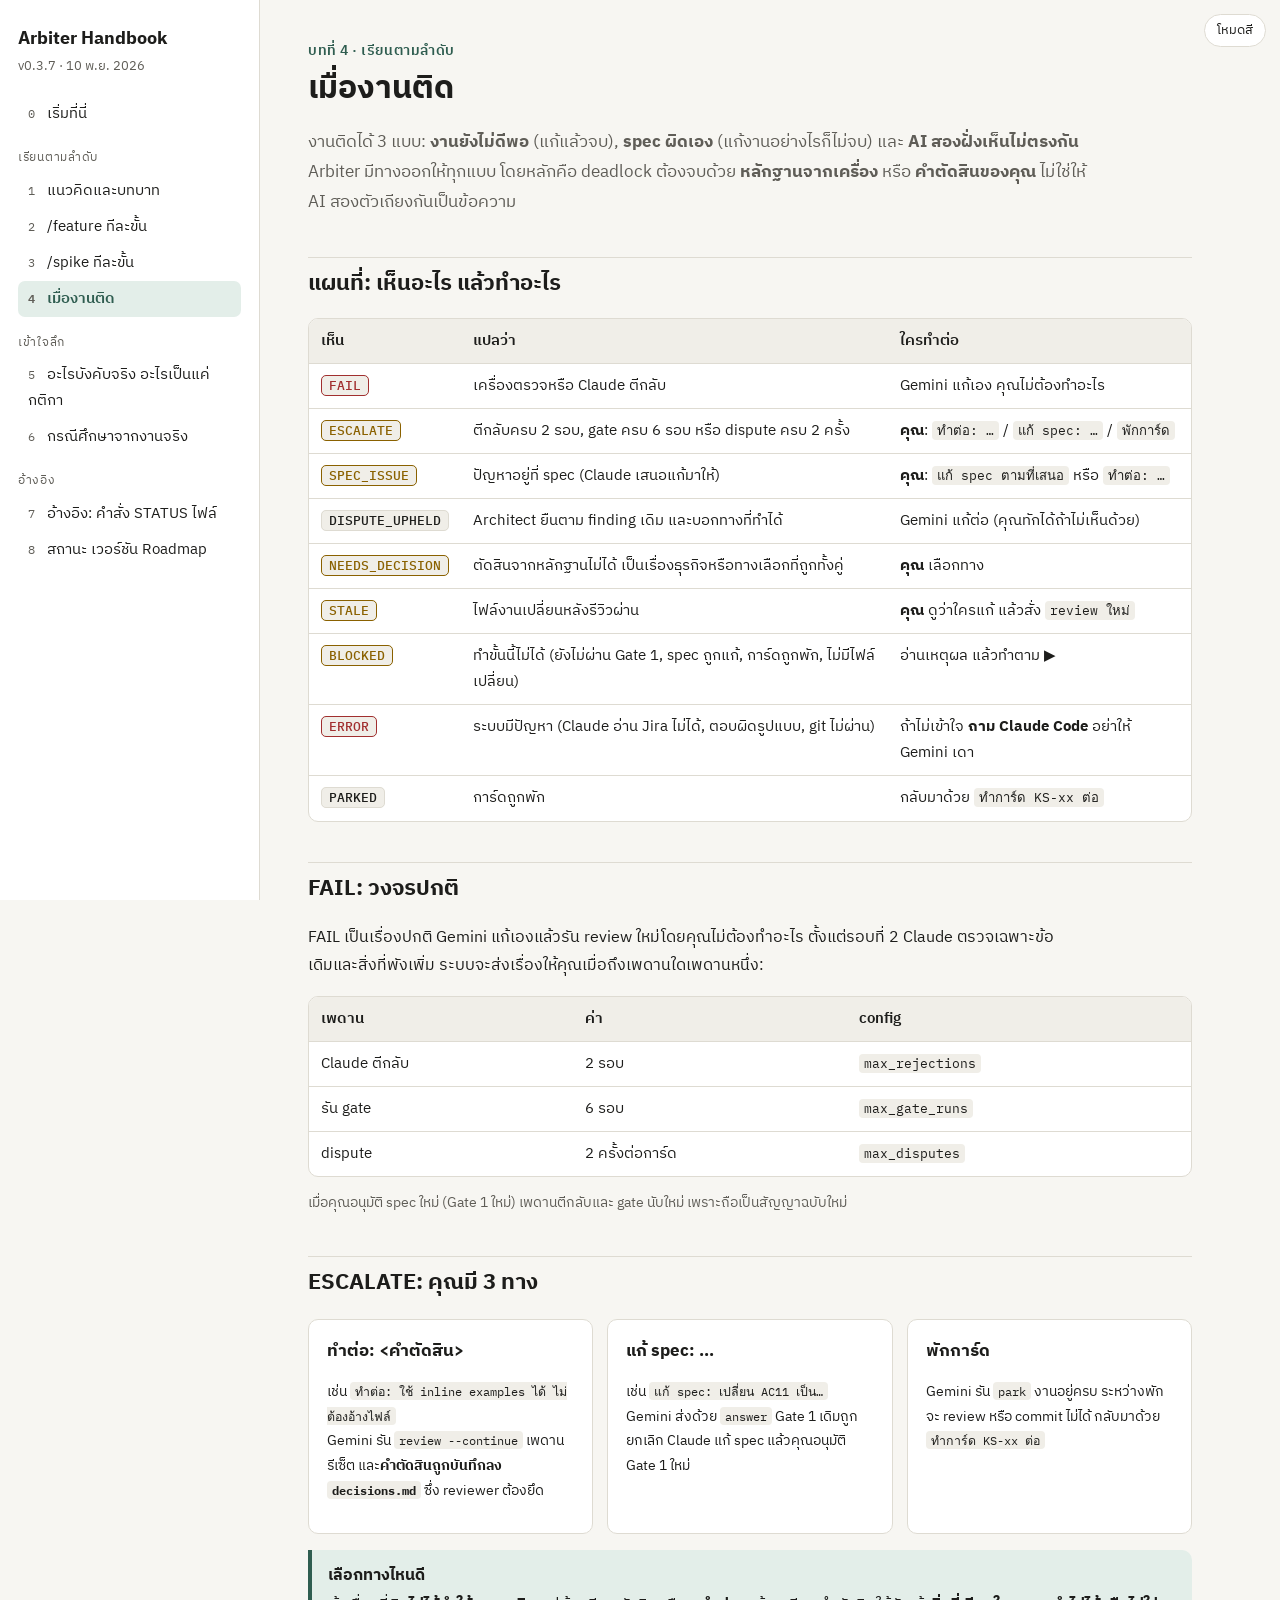
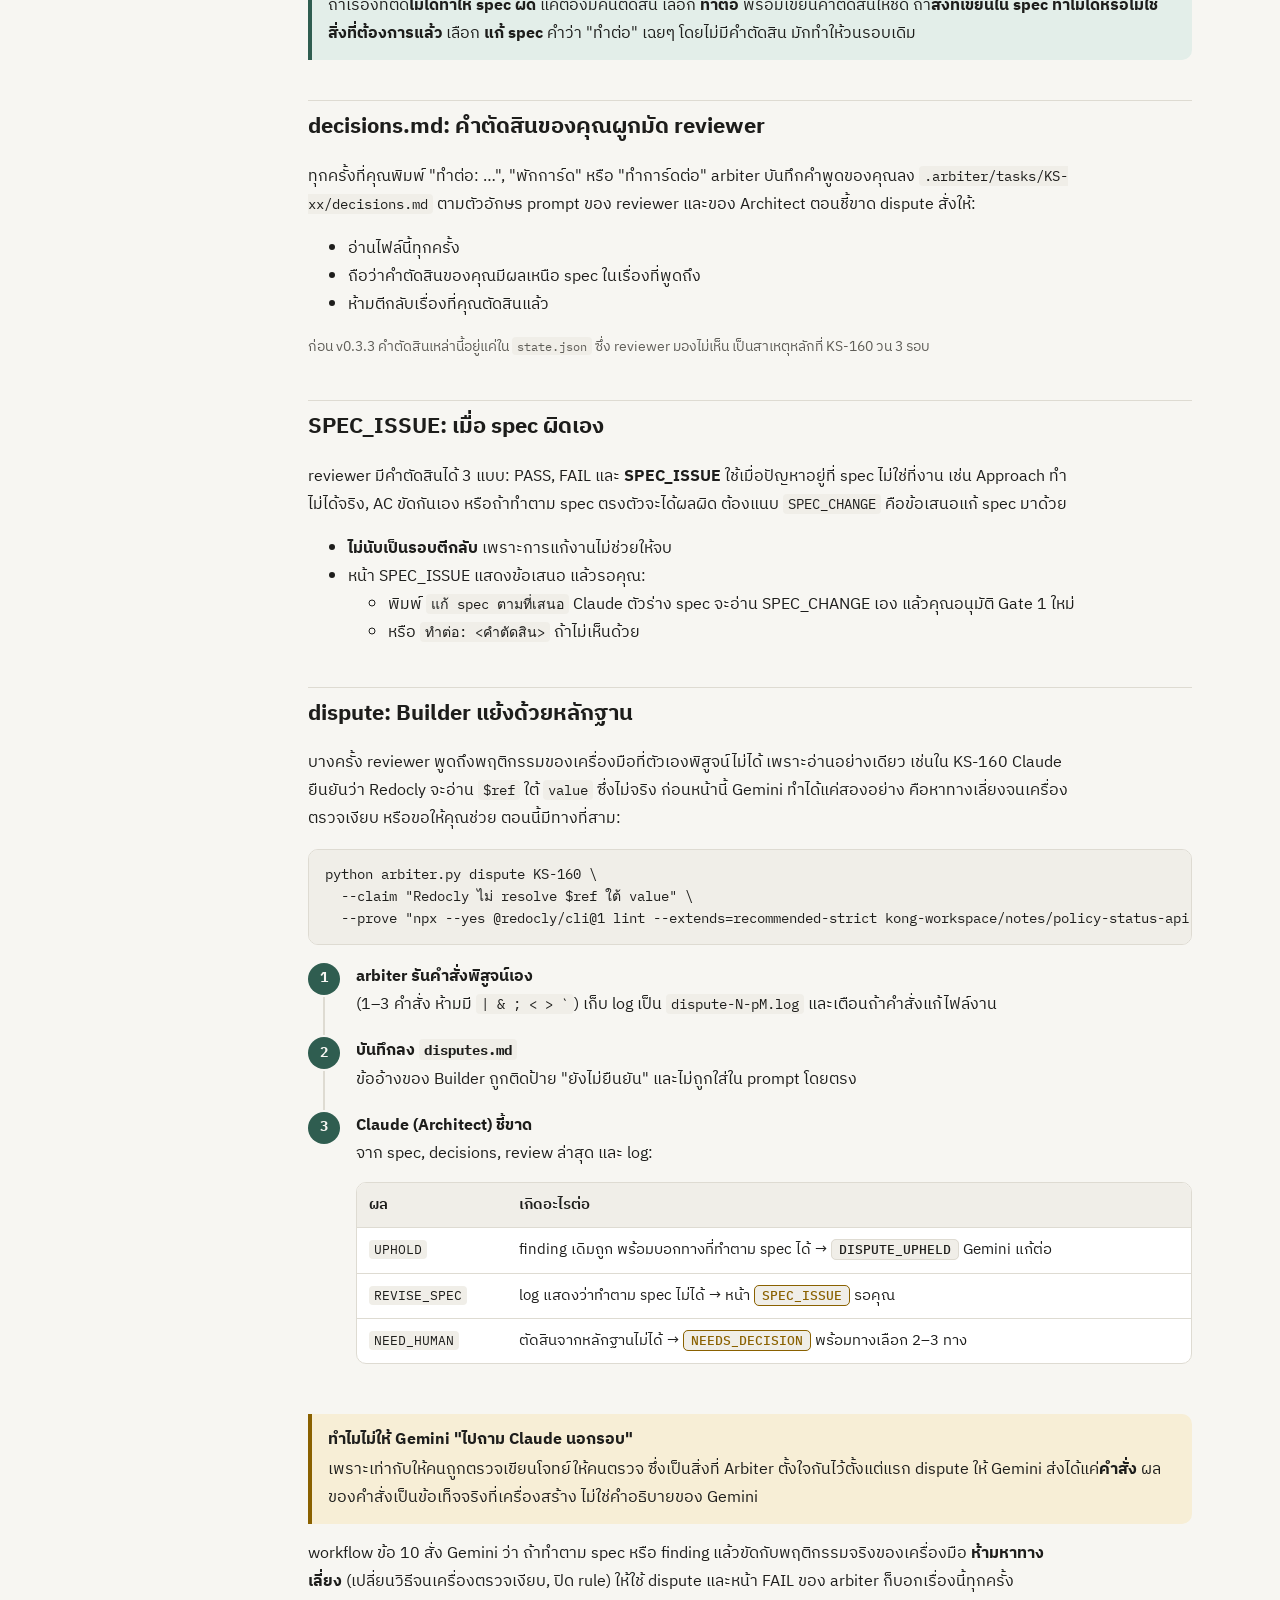
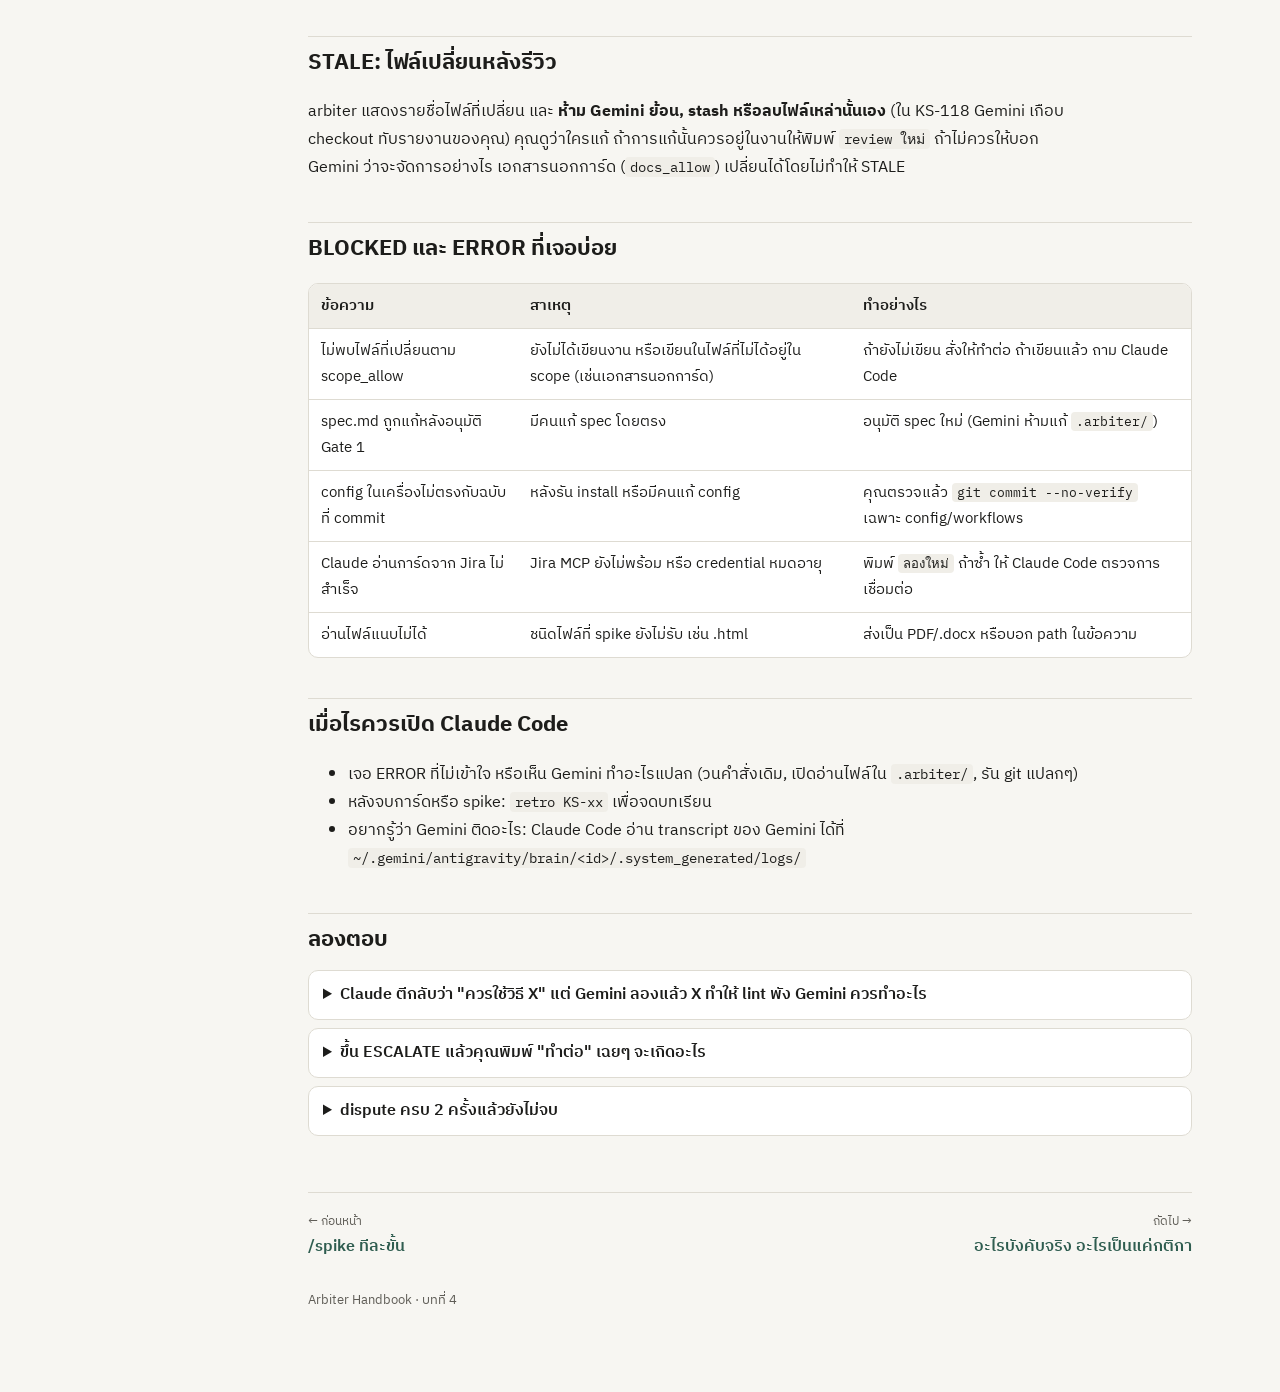
<file: docs/stuck.html>
<!doctype html>
<html lang="th">
<head>
<meta charset="utf-8">
<meta name="viewport" content="width=device-width, initial-scale=1">
<title>เมื่องานติด · Arbiter</title>
<link rel="preconnect" href="https://fonts.googleapis.com">
<link rel="preconnect" href="https://fonts.gstatic.com" crossorigin>
<link href="https://fonts.googleapis.com/css2?family=IBM+Plex+Sans+Thai:wght@400;500;600;700&family=IBM+Plex+Mono:wght@400;500&display=swap" rel="stylesheet">
<link rel="stylesheet" href="assets/style.css">
</head>
<body>
<button class="theme-btn" id="themeBtn" type="button">โหมดสี</button>
<div class="wrap">
<nav class="toc" aria-label="สารบัญ">
  <div class="brand">Arbiter Handbook</div>
  <div class="ver">v0.3.7 · 10 พ.ย. 2026</div>
  <div class="links"><a href="index.html">เริ่มที่นี่</a><a href="concepts.html">แนวคิดและบทบาท</a><a href="feature.html">/feature</a><a href="spike.html">/spike</a><a href="stuck.html">เมื่องานติด</a><a href="safety.html">อะไรบังคับจริง</a><a href="cases.html">กรณีศึกษา</a><a href="reference.html">อ้างอิง</a><a href="roadmap.html">Roadmap</a></div>
</nav>
<main>

<div class="eyebrow">บทที่ 4 · เรียนตามลำดับ</div>
<h1>เมื่องานติด</h1>
<p class="lede">งานติดได้ 3 แบบ: <b>งานยังไม่ดีพอ</b> (แก้แล้วจบ), <b>spec ผิดเอง</b> (แก้งานอย่างไรก็ไม่จบ) และ <b>AI สองฝั่งเห็นไม่ตรงกัน</b>
Arbiter มีทางออกให้ทุกแบบ โดยหลักคือ deadlock ต้องจบด้วย <b>หลักฐานจากเครื่อง</b> หรือ <b>คำตัดสินของคุณ</b> ไม่ใช่ให้ AI สองตัวเถียงกันเป็นข้อความ</p>

<h2 id="map">แผนที่: เห็นอะไร แล้วทำอะไร</h2>
<div class="tbl"><table>
  <tr><th>เห็น</th><th>แปลว่า</th><th>ใครทำต่อ</th></tr>
  <tr><td><span class="st bad">FAIL</span></td><td>เครื่องตรวจหรือ Claude ตีกลับ</td><td>Gemini แก้เอง คุณไม่ต้องทำอะไร</td></tr>
  <tr><td><span class="st warn">ESCALATE</span></td><td>ตีกลับครบ 2 รอบ, gate ครบ 6 รอบ หรือ dispute ครบ 2 ครั้ง</td><td><b>คุณ</b>: <code>ทำต่อ: …</code> / <code>แก้ spec: …</code> / <code>พักการ์ด</code></td></tr>
  <tr><td><span class="st warn">SPEC_ISSUE</span></td><td>ปัญหาอยู่ที่ spec (Claude เสนอแก้มาให้)</td><td><b>คุณ</b>: <code>แก้ spec ตามที่เสนอ</code> หรือ <code>ทำต่อ: …</code></td></tr>
  <tr><td><span class="st">DISPUTE_UPHELD</span></td><td>Architect ยืนตาม finding เดิม และบอกทางที่ทำได้</td><td>Gemini แก้ต่อ (คุณทักได้ถ้าไม่เห็นด้วย)</td></tr>
  <tr><td><span class="st warn">NEEDS_DECISION</span></td><td>ตัดสินจากหลักฐานไม่ได้ เป็นเรื่องธุรกิจหรือทางเลือกที่ถูกทั้งคู่</td><td><b>คุณ</b> เลือกทาง</td></tr>
  <tr><td><span class="st warn">STALE</span></td><td>ไฟล์งานเปลี่ยนหลังรีวิวผ่าน</td><td><b>คุณ</b> ดูว่าใครแก้ แล้วสั่ง <code>review ใหม่</code></td></tr>
  <tr><td><span class="st warn">BLOCKED</span></td><td>ทำขั้นนี้ไม่ได้ (ยังไม่ผ่าน Gate 1, spec ถูกแก้, การ์ดถูกพัก, ไม่มีไฟล์เปลี่ยน)</td><td>อ่านเหตุผล แล้วทำตาม ▶</td></tr>
  <tr><td><span class="st bad">ERROR</span></td><td>ระบบมีปัญหา (Claude อ่าน Jira ไม่ได้, ตอบผิดรูปแบบ, git ไม่ผ่าน)</td><td>ถ้าไม่เข้าใจ <b>ถาม Claude Code</b> อย่าให้ Gemini เดา</td></tr>
  <tr><td><span class="st">PARKED</span></td><td>การ์ดถูกพัก</td><td>กลับมาด้วย <code>ทำการ์ด KS-xx ต่อ</code></td></tr>
</table></div>

<h2 id="fail">FAIL: วงจรปกติ</h2>
<p>FAIL เป็นเรื่องปกติ Gemini แก้เองแล้วรัน review ใหม่โดยคุณไม่ต้องทำอะไร ตั้งแต่รอบที่ 2 Claude ตรวจเฉพาะข้อเดิมและสิ่งที่พังเพิ่ม
ระบบจะส่งเรื่องให้คุณเมื่อถึงเพดานใดเพดานหนึ่ง:</p>
<div class="tbl"><table>
  <tr><th>เพดาน</th><th>ค่า</th><th>config</th></tr>
  <tr><td>Claude ตีกลับ</td><td>2 รอบ</td><td><code>max_rejections</code></td></tr>
  <tr><td>รัน gate</td><td>6 รอบ</td><td><code>max_gate_runs</code></td></tr>
  <tr><td>dispute</td><td>2 ครั้งต่อการ์ด</td><td><code>max_disputes</code></td></tr>
</table></div>
<p class="small muted">เมื่อคุณอนุมัติ spec ใหม่ (Gate 1 ใหม่) เพดานตีกลับและ gate นับใหม่ เพราะถือเป็นสัญญาฉบับใหม่</p>

<h2 id="escalate">ESCALATE: คุณมี 3 ทาง</h2>
<div class="grid g3">
  <div class="card"><h3>ทำต่อ: &lt;คำตัดสิน&gt;</h3><p class="small">เช่น <code>ทำต่อ: ใช้ inline examples ได้ ไม่ต้องอ้างไฟล์</code><br>Gemini รัน <code>review --continue</code> เพดานรีเซ็ต และ<b>คำตัดสินถูกบันทึกลง <code>decisions.md</code></b> ซึ่ง reviewer ต้องยึด</p></div>
  <div class="card"><h3>แก้ spec: …</h3><p class="small">เช่น <code>แก้ spec: เปลี่ยน AC11 เป็น…</code><br>Gemini ส่งด้วย <code>answer</code> Gate 1 เดิมถูกยกเลิก Claude แก้ spec แล้วคุณอนุมัติ Gate 1 ใหม่</p></div>
  <div class="card"><h3>พักการ์ด</h3><p class="small">Gemini รัน <code>park</code> งานอยู่ครบ ระหว่างพักจะ review หรือ commit ไม่ได้ กลับมาด้วย <code>ทำการ์ด KS-xx ต่อ</code></p></div>
</div>
<div class="callout"><span class="t">เลือกทางไหนดี</span>
ถ้าเรื่องที่ติด<b>ไม่ได้ทำให้ spec ผิด</b> แค่ต้องมีคนตัดสิน เลือก <b>ทำต่อ</b> พร้อมเขียนคำตัดสินให้ชัด ถ้า<b>สิ่งที่เขียนใน spec ทำไม่ได้หรือไม่ใช่สิ่งที่ต้องการแล้ว</b> เลือก <b>แก้ spec</b>
คำว่า "ทำต่อ" เฉยๆ โดยไม่มีคำตัดสิน มักทำให้วนรอบเดิม</div>

<h2 id="decisions">decisions.md: คำตัดสินของคุณผูกมัด reviewer</h2>
<p>ทุกครั้งที่คุณพิมพ์ "ทำต่อ: …", "พักการ์ด" หรือ "ทำการ์ดต่อ" arbiter บันทึกคำพูดของคุณลง <code>.arbiter/tasks/KS-xx/decisions.md</code> ตามตัวอักษร
prompt ของ reviewer และของ Architect ตอนชี้ขาด dispute สั่งให้:</p>
<ul>
  <li>อ่านไฟล์นี้ทุกครั้ง</li>
  <li>ถือว่าคำตัดสินของคุณมีผลเหนือ spec ในเรื่องที่พูดถึง</li>
  <li>ห้ามตีกลับเรื่องที่คุณตัดสินแล้ว</li>
</ul>
<p class="small muted">ก่อน v0.3.3 คำตัดสินเหล่านี้อยู่แค่ใน <code>state.json</code> ซึ่ง reviewer มองไม่เห็น เป็นสาเหตุหลักที่ KS-160 วน 3 รอบ</p>

<h2 id="spec-issue">SPEC_ISSUE: เมื่อ spec ผิดเอง</h2>
<p>reviewer มีคำตัดสินได้ 3 แบบ: PASS, FAIL และ <b>SPEC_ISSUE</b> ใช้เมื่อปัญหาอยู่ที่ spec ไม่ใช่ที่งาน เช่น Approach ทำไม่ได้จริง, AC ขัดกันเอง
หรือถ้าทำตาม spec ตรงตัวจะได้ผลผิด ต้องแนบ <code>SPEC_CHANGE</code> คือข้อเสนอแก้ spec มาด้วย</p>
<ul>
  <li><b>ไม่นับเป็นรอบตีกลับ</b> เพราะการแก้งานไม่ช่วยให้จบ</li>
  <li>หน้า SPEC_ISSUE แสดงข้อเสนอ แล้วรอคุณ:
    <ul>
      <li>พิมพ์ <code>แก้ spec ตามที่เสนอ</code> Claude ตัวร่าง spec จะอ่าน SPEC_CHANGE เอง แล้วคุณอนุมัติ Gate 1 ใหม่</li>
      <li>หรือ <code>ทำต่อ: &lt;คำตัดสิน&gt;</code> ถ้าไม่เห็นด้วย</li>
    </ul>
  </li>
</ul>

<h2 id="dispute">dispute: Builder แย้งด้วยหลักฐาน</h2>
<p>บางครั้ง reviewer พูดถึงพฤติกรรมของเครื่องมือที่ตัวเองพิสูจน์ไม่ได้ เพราะอ่านอย่างเดียว เช่นใน KS-160 Claude ยืนยันว่า Redocly จะอ่าน <code>$ref</code> ใต้ <code>value</code>
ซึ่งไม่จริง ก่อนหน้านี้ Gemini ทำได้แค่สองอย่าง คือหาทางเลี่ยงจนเครื่องตรวจเงียบ หรือขอให้คุณช่วย ตอนนี้มีทางที่สาม:</p>
<pre><code>python arbiter.py dispute KS-160 \
  --claim "Redocly ไม่ resolve $ref ใต้ value" \
  --prove "npx --yes @redocly/cli@1 lint --extends=recommended-strict kong-workspace/notes/policy-status-api.openapi.yaml"</code></pre>
<ol class="steps">
  <li><b>arbiter รันคำสั่งพิสูจน์เอง</b> (1–3 คำสั่ง ห้ามมี <code>| &amp; ; &lt; &gt; `</code>) เก็บ log เป็น <code>dispute-N-pM.log</code> และเตือนถ้าคำสั่งแก้ไฟล์งาน</li>
  <li><b>บันทึกลง <code>disputes.md</code></b> ข้ออ้างของ Builder ถูกติดป้าย "ยังไม่ยืนยัน" และไม่ถูกใส่ใน prompt โดยตรง</li>
  <li><b>Claude (Architect) ชี้ขาด</b> จาก spec, decisions, review ล่าสุด และ log:
    <div class="tbl"><table>
      <tr><th>ผล</th><th>เกิดอะไรต่อ</th></tr>
      <tr><td><code>UPHOLD</code></td><td>finding เดิมถูก พร้อมบอกทางที่ทำตาม spec ได้ → <span class="st">DISPUTE_UPHELD</span> Gemini แก้ต่อ</td></tr>
      <tr><td><code>REVISE_SPEC</code></td><td>log แสดงว่าทำตาม spec ไม่ได้ → หน้า <span class="st warn">SPEC_ISSUE</span> รอคุณ</td></tr>
      <tr><td><code>NEED_HUMAN</code></td><td>ตัดสินจากหลักฐานไม่ได้ → <span class="st warn">NEEDS_DECISION</span> พร้อมทางเลือก 2–3 ทาง</td></tr>
    </table></div>
  </li>
</ol>
<div class="callout warn"><span class="t">ทำไมไม่ให้ Gemini "ไปถาม Claude นอกรอบ"</span>
เพราะเท่ากับให้คนถูกตรวจเขียนโจทย์ให้คนตรวจ ซึ่งเป็นสิ่งที่ Arbiter ตั้งใจกันไว้ตั้งแต่แรก dispute ให้ Gemini ส่งได้แค่<b>คำสั่ง</b>
ผลของคำสั่งเป็นข้อเท็จจริงที่เครื่องสร้าง ไม่ใช่คำอธิบายของ Gemini</div>
<p>workflow ข้อ 10 สั่ง Gemini ว่า ถ้าทำตาม spec หรือ finding แล้วขัดกับพฤติกรรมจริงของเครื่องมือ <b>ห้ามหาทางเลี่ยง</b>
(เปลี่ยนวิธีจนเครื่องตรวจเงียบ, ปิด rule) ให้ใช้ dispute และหน้า FAIL ของ arbiter ก็บอกเรื่องนี้ทุกครั้ง</p>

<h2 id="stale">STALE: ไฟล์เปลี่ยนหลังรีวิว</h2>
<p>arbiter แสดงรายชื่อไฟล์ที่เปลี่ยน และ <b>ห้าม Gemini ย้อน, stash หรือลบไฟล์เหล่านั้นเอง</b> (ใน KS-118 Gemini เกือบ checkout ทับรายงานของคุณ)
คุณดูว่าใครแก้ ถ้าการแก้นั้นควรอยู่ในงานให้พิมพ์ <code>review ใหม่</code> ถ้าไม่ควรให้บอก Gemini ว่าจะจัดการอย่างไร
เอกสารนอกการ์ด (<code>docs_allow</code>) เปลี่ยนได้โดยไม่ทำให้ STALE</p>

<h2 id="blocked">BLOCKED และ ERROR ที่เจอบ่อย</h2>
<div class="tbl"><table>
  <tr><th>ข้อความ</th><th>สาเหตุ</th><th>ทำอย่างไร</th></tr>
  <tr><td>ไม่พบไฟล์ที่เปลี่ยนตาม scope_allow</td><td>ยังไม่ได้เขียนงาน หรือเขียนในไฟล์ที่ไม่ได้อยู่ใน scope (เช่นเอกสารนอกการ์ด)</td><td>ถ้ายังไม่เขียน สั่งให้ทำต่อ ถ้าเขียนแล้ว ถาม Claude Code</td></tr>
  <tr><td>spec.md ถูกแก้หลังอนุมัติ Gate 1</td><td>มีคนแก้ spec โดยตรง</td><td>อนุมัติ spec ใหม่ (Gemini ห้ามแก้ <code>.arbiter/</code>)</td></tr>
  <tr><td>config ในเครื่องไม่ตรงกับฉบับที่ commit</td><td>หลังรัน install หรือมีคนแก้ config</td><td>คุณตรวจแล้ว <code>git commit --no-verify</code> เฉพาะ config/workflows</td></tr>
  <tr><td>Claude อ่านการ์ดจาก Jira ไม่สำเร็จ</td><td>Jira MCP ยังไม่พร้อม หรือ credential หมดอายุ</td><td>พิมพ์ <code>ลองใหม่</code> ถ้าซ้ำ ให้ Claude Code ตรวจการเชื่อมต่อ</td></tr>
  <tr><td>อ่านไฟล์แนบไม่ได้</td><td>ชนิดไฟล์ที่ spike ยังไม่รับ เช่น .html</td><td>ส่งเป็น PDF/.docx หรือบอก path ในข้อความ</td></tr>
</table></div>

<h2 id="claude-code">เมื่อไรควรเปิด Claude Code</h2>
<ul>
  <li>เจอ ERROR ที่ไม่เข้าใจ หรือเห็น Gemini ทำอะไรแปลก (วนคำสั่งเดิม, เปิดอ่านไฟล์ใน <code>.arbiter/</code>, รัน git แปลกๆ)</li>
  <li>หลังจบการ์ดหรือ spike: <code>retro KS-xx</code> เพื่อจดบทเรียน</li>
  <li>อยากรู้ว่า Gemini ติดอะไร: Claude Code อ่าน transcript ของ Gemini ได้ที่ <code>~/.gemini/antigravity/brain/&lt;id&gt;/.system_generated/logs/</code></li>
</ul>

<h2>ลองตอบ</h2>
<details class="q"><summary>Claude ตีกลับว่า "ควรใช้วิธี X" แต่ Gemini ลองแล้ว X ทำให้ lint พัง Gemini ควรทำอะไร</summary>
<code>dispute</code> โดยใส่คำสั่ง lint เป็น <code>--prove</code> ห้ามเปลี่ยนไปใช้วิธีอื่นที่ทำให้ lint เงียบโดยไม่บอกใคร</details>
<details class="q"><summary>ขึ้น ESCALATE แล้วคุณพิมพ์ "ทำต่อ" เฉยๆ จะเกิดอะไร</summary>
เพดานรีเซ็ตและรีวิวรอบใหม่เริ่ม แต่ไม่มีคำตัดสินให้ reviewer ยึด จึงมีโอกาสตีกลับเรื่องเดิม ควรพิมพ์ "ทำต่อ: &lt;สิ่งที่ตัดสิน&gt;"</details>
<details class="q"><summary>dispute ครบ 2 ครั้งแล้วยังไม่จบ</summary>
ครั้งที่ 3 arbiter ไม่เรียก Claude แต่ขึ้น ESCALATE ให้คุณตัดสินเลย</details>

<div class="pager"></div>
<footer class="foot">Arbiter Handbook · บทที่ 4</footer>
</main>
</div>
<script src="assets/site.js"></script>
</body>
</html>
</file>
<file: docs/assets/style.css>
/* Arbiter Handbook — shared styles. Colors are tokens; every page works in light and dark. */
:root {
  --bg: #f7f6f2; --surface: #ffffff; --surface-2: #f0eee8; --text: #1d1d1b; --muted: #5f5d57;
  --line: #dedbd2; --accent: #2f5d50; --accent-soft: #e3eee9;
  --human: #8a4b14; --human-soft: #f6e8da; --gemini: #1f4e8c; --gemini-soft: #e2ebf7;
  --claude: #9a3b26; --claude-soft: #f7e3dc; --machine: #2f5d50; --machine-soft: #e3eee9;
  --ok: #2e6b3a; --ok-soft: #e2f0e4; --warn: #8a6100; --warn-soft: #f7eed6; --bad: #a12f2f; --bad-soft: #f6e0e0;
  --mono: "IBM Plex Mono", ui-monospace, Consolas, monospace;
  --sans: "IBM Plex Sans Thai", "Segoe UI", Tahoma, sans-serif;
  --radius: 10px;
}
@media (prefers-color-scheme: dark) {
  :root:not([data-theme="light"]) {
    --bg: #161614; --surface: #1f1f1c; --surface-2: #2a2a26; --text: #ecebe6; --muted: #a9a79f;
    --line: #3a3934; --accent: #8cc4b0; --accent-soft: #23352f;
    --human: #e3a76f; --human-soft: #3a2a1b; --gemini: #8db4ea; --gemini-soft: #1d2a3d;
    --claude: #eb9a83; --claude-soft: #3b231d; --machine: #8cc4b0; --machine-soft: #23352f;
    --ok: #8fd19e; --ok-soft: #1f3324; --warn: #e5c06a; --warn-soft: #3a3019; --bad: #f09a9a; --bad-soft: #3d2222;
  }
}
:root[data-theme="dark"] {
  --bg: #161614; --surface: #1f1f1c; --surface-2: #2a2a26; --text: #ecebe6; --muted: #a9a79f;
  --line: #3a3934; --accent: #8cc4b0; --accent-soft: #23352f;
  --human: #e3a76f; --human-soft: #3a2a1b; --gemini: #8db4ea; --gemini-soft: #1d2a3d;
  --claude: #eb9a83; --claude-soft: #3b231d; --machine: #8cc4b0; --machine-soft: #23352f;
  --ok: #8fd19e; --ok-soft: #1f3324; --warn: #e5c06a; --warn-soft: #3a3019; --bad: #f09a9a; --bad-soft: #3d2222;
}

* { box-sizing: border-box; }
html { -webkit-text-size-adjust: 100%; }
body { margin: 0; background: var(--bg); color: var(--text); font: 16px/1.75 var(--sans); }
a { color: var(--accent); text-underline-offset: 3px; }
code, pre, kbd { font-family: var(--mono); font-size: .88em; }
code { background: var(--surface-2); padding: 1px 5px; border-radius: 4px; overflow-wrap: anywhere; }
pre { background: var(--surface-2); border: 1px solid var(--line); border-radius: var(--radius); padding: 14px 16px;
      overflow-x: auto; line-height: 1.55; margin: 14px 0; }
pre code { background: none; padding: 0; font-size: 1em; }
kbd { border: 1px solid var(--line); border-bottom-width: 2px; border-radius: 5px; padding: 0 6px; background: var(--surface); }

/* layout */
.wrap { display: grid; grid-template-columns: 260px minmax(0, 1fr); min-height: 100vh; }
nav.toc { position: sticky; top: 0; align-self: start; height: 100vh; overflow-y: auto; padding: 24px 18px;
          border-right: 1px solid var(--line); background: var(--surface); }
nav.toc .brand { font-weight: 700; font-size: 1.1rem; }
nav.toc .ver { color: var(--muted); font-size: .82rem; margin-bottom: 18px; }
nav.toc .group { font-size: .74rem; letter-spacing: .06em; text-transform: uppercase; color: var(--muted); margin: 16px 0 4px; }
nav.toc a { display: block; padding: 5px 10px; border-radius: 7px; color: var(--text); text-decoration: none; font-size: .93rem; }
nav.toc a:hover { background: var(--surface-2); }
nav.toc a.active { background: var(--accent-soft); color: var(--accent); font-weight: 600; }
nav.toc a .n { display: inline-block; width: 1.6em; color: var(--muted); font-family: var(--mono); font-size: .8em; }
main { padding: 40px 48px 80px; max-width: 980px; }
.theme-btn { position: fixed; top: 14px; right: 14px; z-index: 5; border: 1px solid var(--line); background: var(--surface);
             color: var(--text); border-radius: 999px; padding: 4px 12px; font: inherit; font-size: .82rem; cursor: pointer; }

@media (max-width: 860px) {
  .wrap { grid-template-columns: minmax(0, 1fr); }
  nav.toc { position: static; height: auto; border-right: 0; border-bottom: 1px solid var(--line); padding: 14px 16px; }
  nav.toc .links { display: flex; gap: 4px; overflow-x: auto; padding-bottom: 4px; }
  nav.toc .group { display: none; }
  nav.toc a { white-space: nowrap; flex: none; }
  main { padding: 24px 16px 64px; }
  .theme-btn { top: 10px; right: 10px; }
}

/* type */
.eyebrow { color: var(--accent); font-weight: 600; font-size: .85rem; letter-spacing: .04em; }
h1 { font-size: 2rem; line-height: 1.3; margin: 4px 0 10px; }
h2 { font-size: 1.35rem; margin: 40px 0 10px; padding-top: 8px; border-top: 1px solid var(--line); }
h3 { font-size: 1.08rem; margin: 26px 0 6px; }
.lede { font-size: 1.08rem; color: var(--muted); max-width: 46em; }
p, li { max-width: 48em; }
.muted { color: var(--muted); }
.small { font-size: .88rem; }

/* tables */
.tbl { overflow-x: auto; margin: 14px 0; border: 1px solid var(--line); border-radius: var(--radius); background: var(--surface); }
table { border-collapse: collapse; width: 100%; font-size: .93rem; }
th, td { text-align: left; vertical-align: top; padding: 9px 12px; border-bottom: 1px solid var(--line); }
th { background: var(--surface-2); font-weight: 600; white-space: nowrap; }
tr:last-child td { border-bottom: 0; }

/* cards & grids */
.grid { display: grid; gap: 14px; margin: 16px 0; }
.g2 { grid-template-columns: repeat(2, minmax(0, 1fr)); }
.g3 { grid-template-columns: repeat(3, minmax(0, 1fr)); }
.g4 { grid-template-columns: repeat(4, minmax(0, 1fr)); }
@media (max-width: 860px) { .g2, .g3, .g4 { grid-template-columns: 1fr; } }
.card { background: var(--surface); border: 1px solid var(--line); border-radius: var(--radius); padding: 16px 18px; }
.card h3 { margin-top: 0; }
.card.link { text-decoration: none; color: var(--text); display: block; transition: border-color .15s; }
.card.link:hover { border-color: var(--accent); }
.card.link .go { color: var(--accent); font-size: .88rem; font-weight: 600; }
.stat b { display: block; font-size: 1.6rem; font-family: var(--mono); }
.stat span { color: var(--muted); font-size: .88rem; }

/* role colors */
.r { display: inline-block; font-size: .78rem; font-weight: 600; padding: 1px 9px; border-radius: 999px; white-space: nowrap; }
.r-human { background: var(--human-soft); color: var(--human); }
.r-gemini { background: var(--gemini-soft); color: var(--gemini); }
.r-claude { background: var(--claude-soft); color: var(--claude); }
.r-machine { background: var(--machine-soft); color: var(--machine); }
.card.human { border-top: 4px solid var(--human); }
.card.gemini { border-top: 4px solid var(--gemini); }
.card.claude { border-top: 4px solid var(--claude); }
.card.machine { border-top: 4px solid var(--machine); }

/* callouts */
.callout { border-left: 4px solid var(--accent); background: var(--accent-soft); border-radius: 0 var(--radius) var(--radius) 0;
           padding: 12px 16px; margin: 16px 0; }
.callout > :first-child { margin-top: 0; } .callout > :last-child { margin-bottom: 0; }
.callout.warn { border-color: var(--warn); background: var(--warn-soft); }
.callout.bad { border-color: var(--bad); background: var(--bad-soft); }
.callout.ok { border-color: var(--ok); background: var(--ok-soft); }
.callout .t { font-weight: 700; display: block; margin-bottom: 2px; }

/* status pills */
.st { font-family: var(--mono); font-size: .8rem; font-weight: 500; padding: 1px 7px; border-radius: 5px; white-space: nowrap;
      background: var(--surface-2); border: 1px solid var(--line); }
.st.ok { color: var(--ok); border-color: var(--ok); }
.st.wait { color: var(--human); border-color: var(--human); }
.st.warn { color: var(--warn); border-color: var(--warn); }
.st.bad { color: var(--bad); border-color: var(--bad); }

/* step list */
ol.steps { list-style: none; counter-reset: s; padding: 0; margin: 18px 0; }
ol.steps > li { counter-increment: s; position: relative; padding: 0 0 18px 48px; max-width: none; }
ol.steps > li::before { content: counter(s); position: absolute; left: 0; top: 0; width: 32px; height: 32px; border-radius: 50%;
  background: var(--accent); color: var(--bg); font-weight: 700; display: grid; place-items: center; font-size: .9rem; }
ol.steps > li::after { content: ""; position: absolute; left: 15px; top: 34px; bottom: 2px; width: 2px; background: var(--line); }
ol.steps > li:last-child::after { display: none; }
ol.steps > li > b:first-child { display: block; font-size: 1.02rem; }

/* swimlane: who does what, step by step */
.lane { overflow-x: auto; margin: 16px 0; border: 1px solid var(--line); border-radius: var(--radius); background: var(--surface); }
.lane table { min-width: 720px; table-layout: fixed; }
.lane th:nth-child(1) { width: 52px; }
.lane th.h-human { color: var(--human); } .lane th.h-gemini { color: var(--gemini); }
.lane th.h-machine { color: var(--machine); } .lane th.h-claude { color: var(--claude); }
.lane td { font-size: .88rem; line-height: 1.55; }
.lane td.c-human { background: var(--human-soft); } .lane td.c-gemini { background: var(--gemini-soft); }
.lane td.c-machine { background: var(--machine-soft); } .lane td.c-claude { background: var(--claude-soft); }
.lane td.n { font-family: var(--mono); color: var(--muted); text-align: center; }

/* chat transcript examples */
.chat { display: grid; gap: 10px; margin: 16px 0; }
.msg { border-radius: var(--radius); padding: 10px 14px; max-width: 46em; border: 1px solid var(--line); }
.msg .who { font-size: .76rem; font-weight: 700; display: block; margin-bottom: 2px; }
.msg.you { background: var(--human-soft); justify-self: end; } .msg.you .who { color: var(--human); }
.msg.gem { background: var(--gemini-soft); } .msg.gem .who { color: var(--gemini); }
.msg.out { background: var(--surface); font-family: var(--mono); font-size: .84rem; white-space: pre-wrap; line-height: 1.55; }
.msg.out .who { font-family: var(--sans); color: var(--machine); }
.msg.out .user-line { color: var(--human); font-weight: 600; }

/* quiz */
details.q { background: var(--surface); border: 1px solid var(--line); border-radius: var(--radius); padding: 10px 14px; margin: 8px 0; }
details.q summary { cursor: pointer; font-weight: 600; }
details.q[open] summary { margin-bottom: 6px; }

/* diagram */
.diagram { margin: 18px 0; background: var(--surface); border: 1px solid var(--line); border-radius: var(--radius); padding: 12px; }
.diagram svg { width: 100%; height: auto; display: block; }
.diagram .cap { color: var(--muted); font-size: .85rem; text-align: center; margin-top: 4px; }

.pager { display: flex; justify-content: space-between; gap: 12px; margin-top: 56px; padding-top: 18px; border-top: 1px solid var(--line); }
.pager a { text-decoration: none; font-weight: 600; }
.pager span { display: block; font-size: .78rem; color: var(--muted); font-weight: 400; }
footer.foot { color: var(--muted); font-size: .82rem; margin-top: 28px; }
</file>
